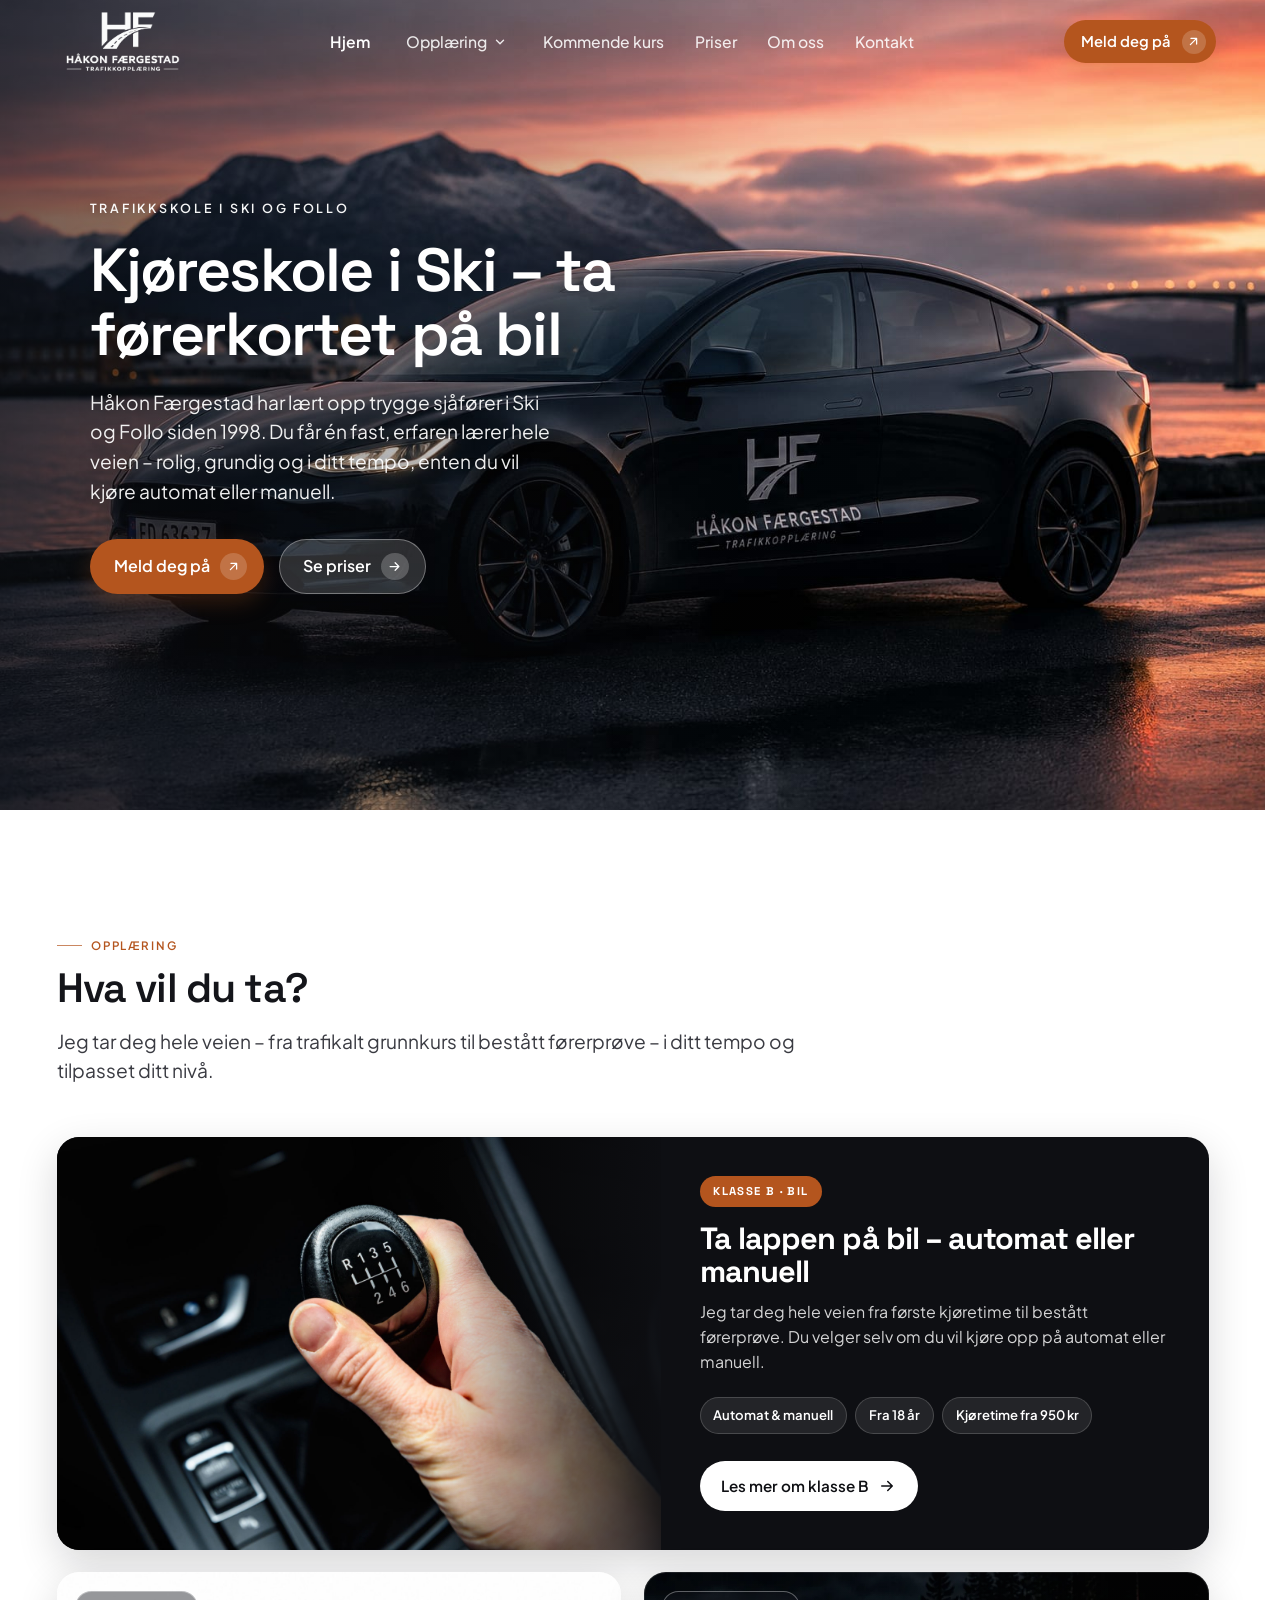
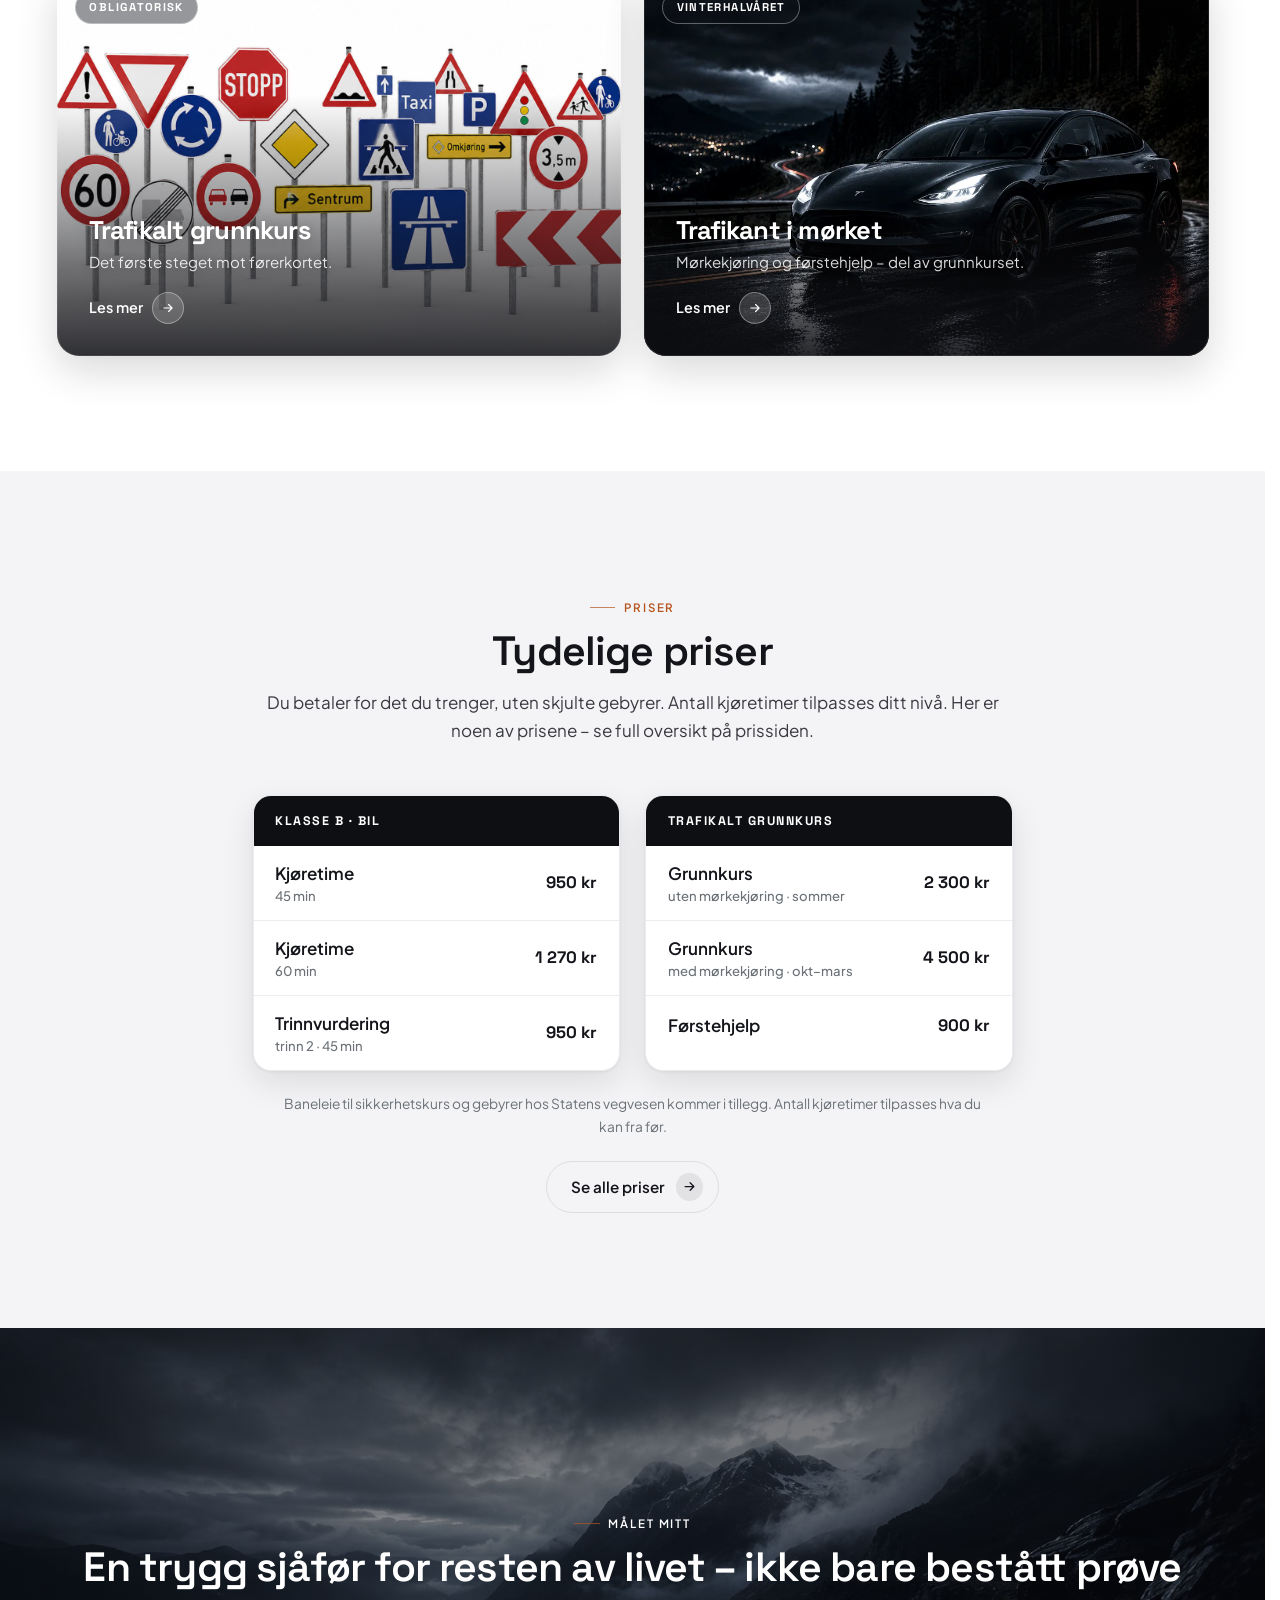
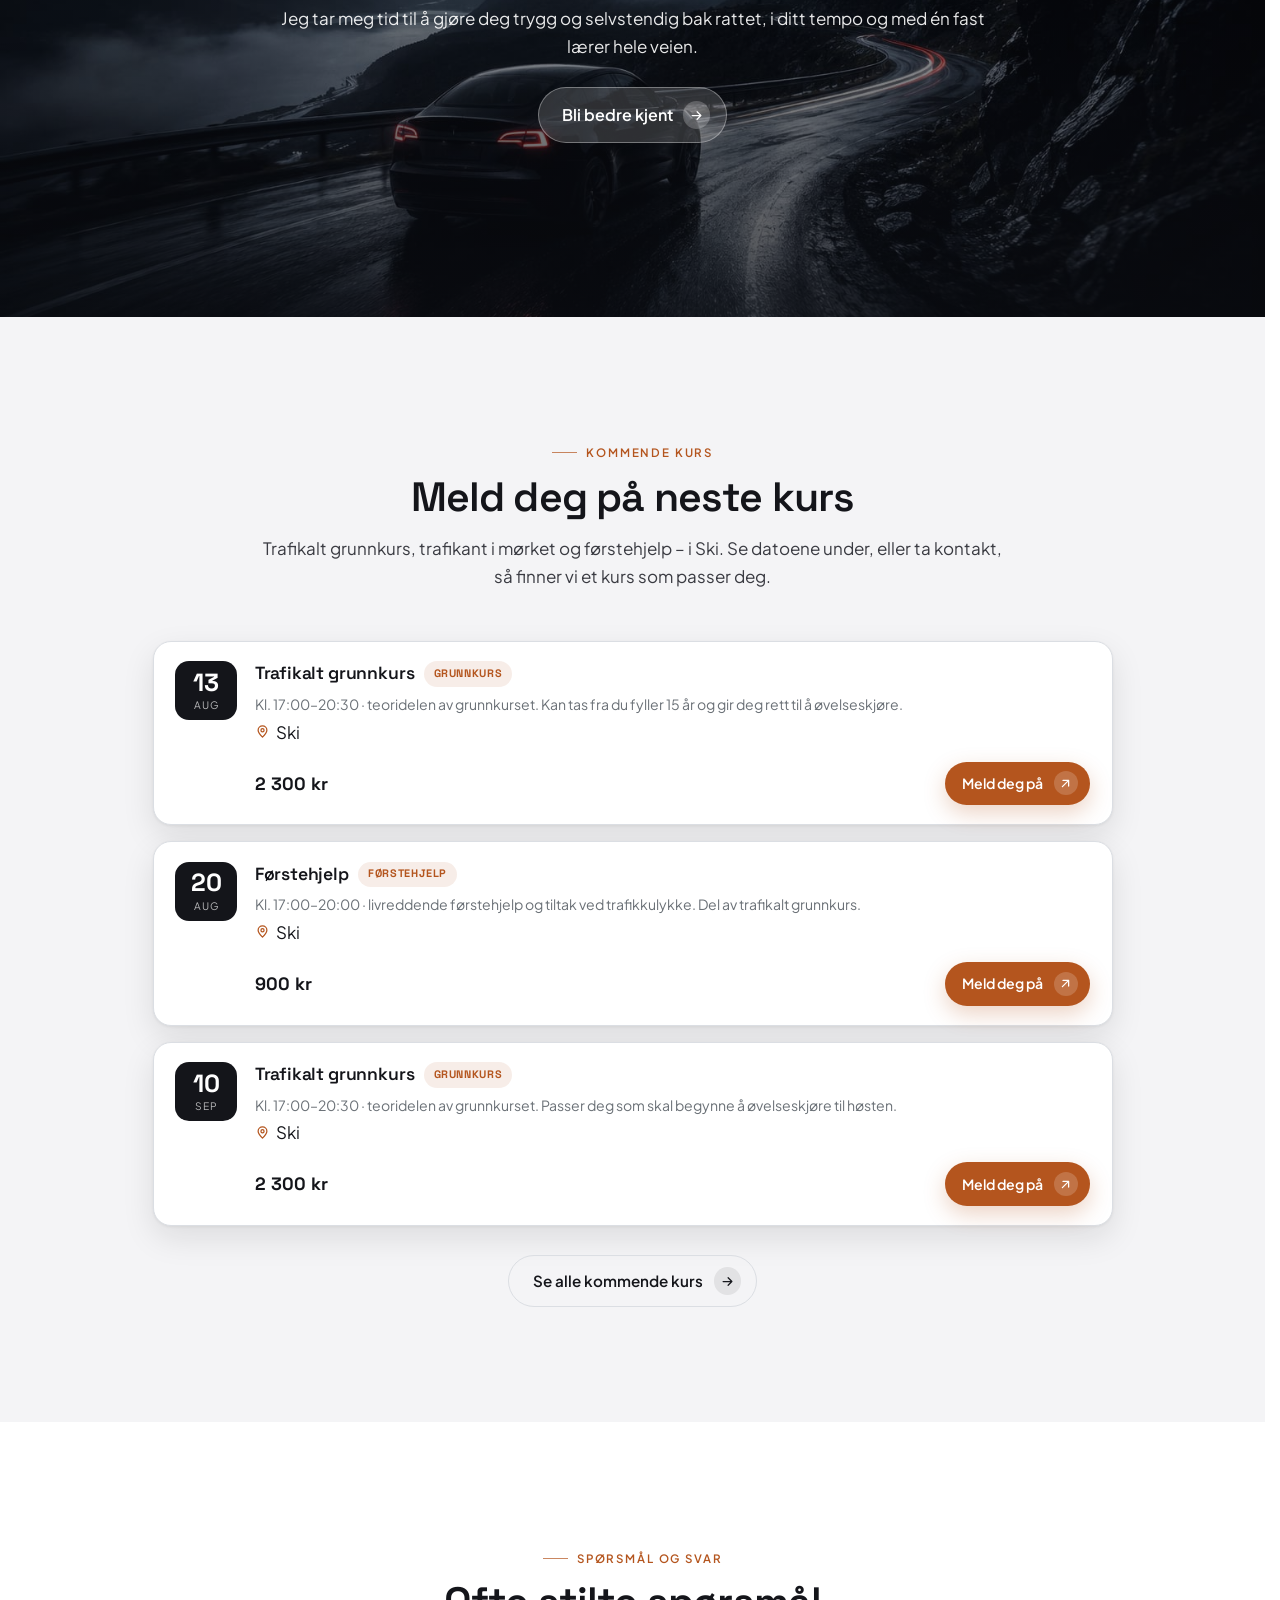
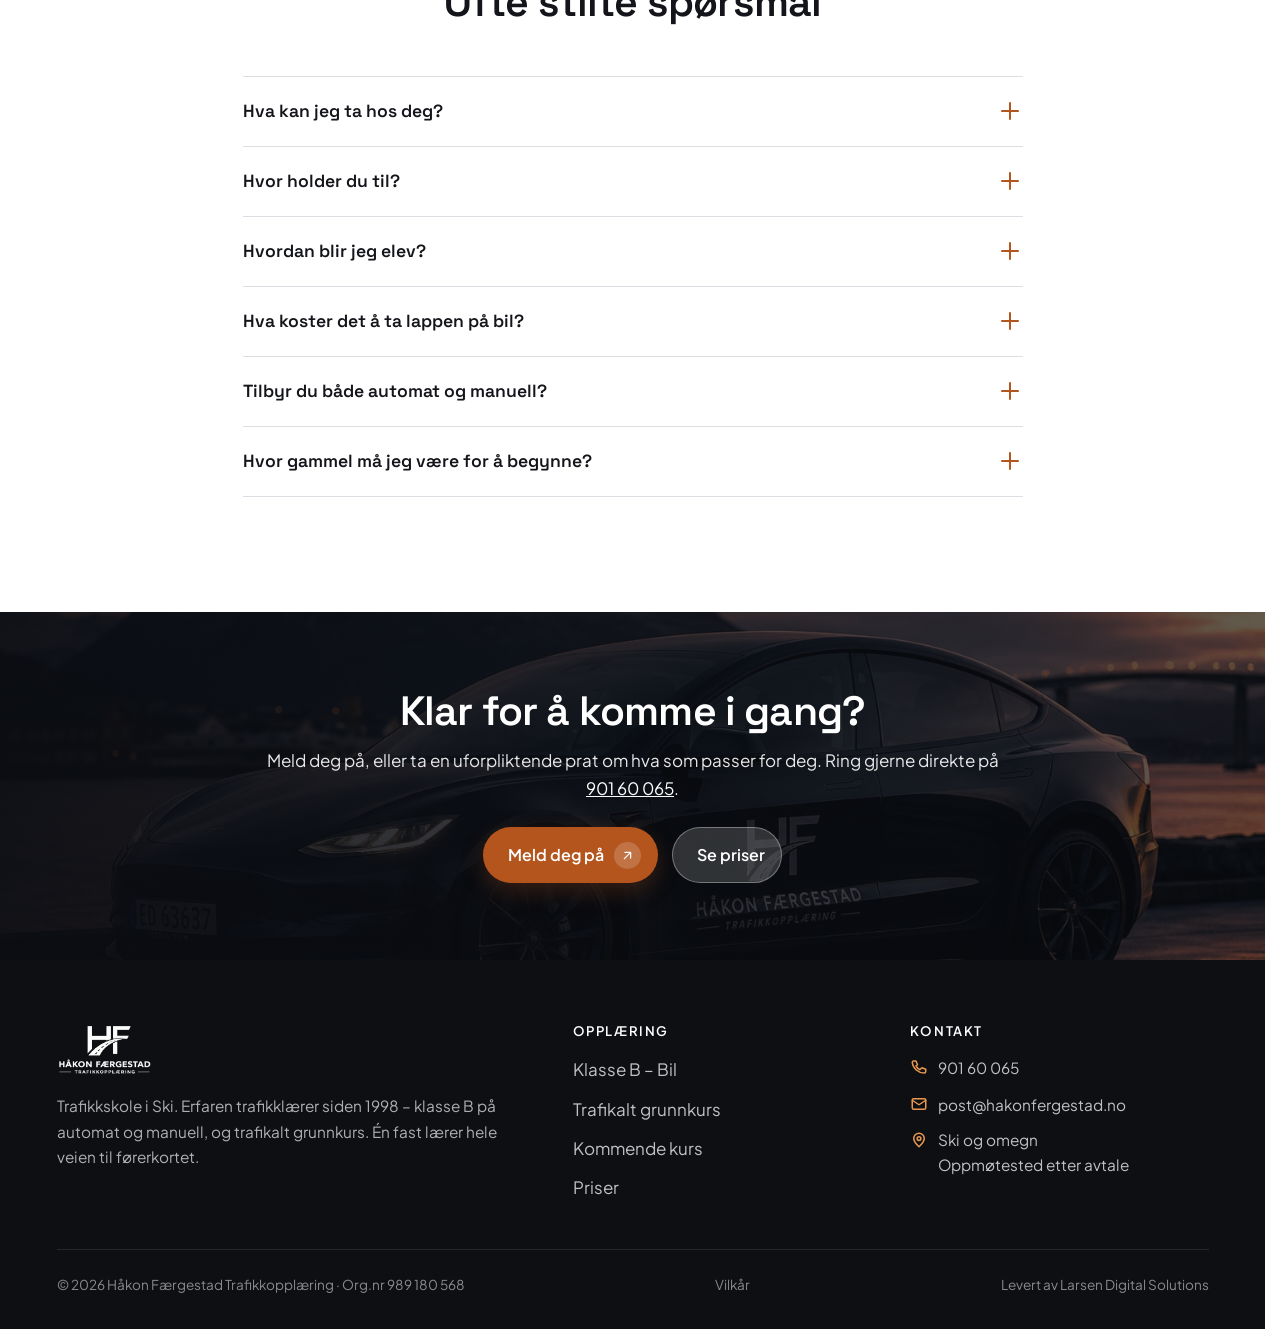
<file: index.html>
<!DOCTYPE html>
<html lang="nb">
<head>
  <meta charset="UTF-8">
  <meta name="viewport" content="width=device-width, initial-scale=1">
  <script>document.documentElement.classList.add('js')</script>
  <title>Trafikkskole i Ski | Håkon Færgestad Trafikkopplæring</title>
  <meta name="description" content="Ta førerkortet i Ski med Håkon Færgestad – erfaren trafikklærer siden 1998. Klasse B på automat og manuell, og trafikalt grunnkurs. Én fast lærer hele veien.">
  <link rel="canonical" href="https://hakonfergestad.no/">
  <meta name="theme-color" content="#0E0F13">
  <link rel="icon" type="image/png" href="img/favicon.png">
  <link rel="apple-touch-icon" href="img/favicon.png">
  <meta property="og:type" content="website">
  <meta property="og:site_name" content="Håkon Færgestad Trafikkopplæring">
  <meta property="og:locale" content="nb_NO">
  <meta property="og:title" content="Trafikkskole i Ski | Håkon Færgestad Trafikkopplæring">
  <meta property="og:description" content="Erfaren trafikklærer i Ski. Klasse B på automat og manuell, og trafikalt grunnkurs. Én fast lærer hele veien til førerkortet.">
  <meta property="og:url" content="https://hakonfergestad.no/">
  <meta property="og:image" content="https://hakonfergestad.no/img/og.jpg">
  <meta name="twitter:card" content="summary_large_image">
  <meta name="twitter:title" content="Trafikkskole i Ski | Håkon Færgestad Trafikkopplæring">
  <meta name="twitter:description" content="Erfaren trafikklærer i Ski. Klasse B og trafikalt grunnkurs – én fast lærer hele veien.">
  <meta name="twitter:image" content="https://hakonfergestad.no/img/og.jpg">
  <meta name="geo.region" content="NO-02">
  <meta name="geo.placename" content="Ski">
  <link rel="stylesheet" href="css/styles.css?v=41">
  <style>
    .ptease { display: grid; gap: clamp(1.1rem, 2vw, 1.6rem); }
    @media (min-width: 760px) { .ptease { grid-template-columns: 1fr 1fr; } }
    .loc-card { display: flex; flex-direction: column; padding: clamp(1.6rem, 3vw, 2.1rem); }
    .loc-card__tag { display: inline-flex; align-self: flex-start; font-family: var(--font-display); font-weight: 700; font-size: .72rem; letter-spacing: .1em; text-transform: uppercase; color: var(--accent); background: rgba(180,85,30,.1); padding: .36rem .85rem; border-radius: 999px; margin-bottom: 1rem; }
    .loc-card h3 { font-size: 1.45rem; margin-bottom: .9rem; }
    .loc-list { list-style: none; padding: 0; margin: 0 0 1.4rem; display: grid; gap: .8rem; }
    .loc-list li { display: flex; gap: .7rem; align-items: flex-start; font-size: .96rem; color: var(--ink-2); }
    .loc-list svg { flex: none; width: 19px; height: 19px; color: var(--accent); margin-top: 2px; }
    .loc-card .btn-row { margin-top: auto; }
    .prow { display: flex; align-items: center; justify-content: space-between; gap: 1rem; padding: 1rem 1.35rem; }
    .prow + .prow { border-top: 1px solid var(--hairline-soft); }
    .prow__nm { font-weight: 600; color: var(--ink); display: flex; flex-direction: column; gap: .18rem; line-height: 1.3; }
    .prow__nm small { font-weight: 500; font-size: .82rem; color: var(--muted); }
    .prow__pr { font-family: var(--font-display); font-weight: 700; font-size: 1.04rem; white-space: nowrap; color: var(--ink); }
    .pcat { background: var(--surface); border: 1px solid var(--hairline-soft); border-radius: var(--r-card); box-shadow: var(--shadow-sm); overflow: hidden; }
    .pcat__h { font-family: var(--font-display); font-weight: 700; font-size: .78rem; letter-spacing: .12em; text-transform: uppercase; color: #fff; background: var(--bg-deep); padding: .9rem 1.35rem; }
    /* Opplæring – featured + rutenett */
    .klasser { display: grid; gap: clamp(1rem, 1.8vw, 1.4rem); }
    @media (min-width: 900px) { .klasser { grid-template-columns: 1fr 1fr; } .klasse--feature { grid-column: 1 / -1; } }
    .klasse { position: relative; border-radius: 22px; overflow: hidden; isolation: isolate; text-decoration: none; box-shadow: 0 14px 40px rgba(14,15,19,.16); transition: transform .5s var(--ease), box-shadow .5s var(--ease); }
    .klasse:hover { transform: translateY(-6px); box-shadow: 0 30px 66px rgba(14,15,19,.30); }
    .klasse--feature { display: grid; background: var(--bg-deep); color: #fff; }
    @media (min-width: 760px) { .klasse--feature { grid-template-columns: 1.05fr .95fr; min-height: 360px; } .klasse__media::after { content: ''; position: absolute; inset: 0; background: linear-gradient(90deg, rgba(14,15,19,0) 62%, rgba(14,15,19,.92) 100%); } }
    .klasse__media { position: relative; min-height: 230px; overflow: hidden; }
    .klasse__media img { width: 100%; height: 100%; object-fit: cover; transition: transform 1.2s var(--ease); }
    .klasse--feature:hover .klasse__media img { transform: scale(1.06); }
    .klasse__panel { padding: clamp(1.7rem, 3vw, 2.7rem); display: flex; flex-direction: column; justify-content: center; }
    .klasse__tag { align-self: flex-start; font-family: var(--font-display); font-weight: 700; font-size: .71rem; letter-spacing: .12em; text-transform: uppercase; color: #fff; background: var(--accent); padding: .4rem .85rem; border-radius: 999px; margin-bottom: 1rem; }
    .klasse__panel h3 { font-family: var(--font-display); font-weight: 700; font-size: clamp(1.55rem, 2.4vw, 2.15rem); line-height: 1.06; letter-spacing: -.03em; color: #fff; margin: 0 0 .75rem; }
    .klasse__panel p { color: rgba(255,255,255,.82); font-size: 1rem; line-height: 1.55; margin: 0 0 1.4rem; max-width: 42ch; }
    .klasse__chips { list-style: none; padding: 0; margin: 0 0 1.7rem; display: flex; flex-wrap: wrap; gap: .5rem; }
    .klasse__chips li { font-size: .82rem; font-weight: 600; color: #fff; background: rgba(255,255,255,.09); border: 1px solid rgba(255,255,255,.17); padding: .4rem .8rem; border-radius: 999px; }
    .klasse__btn { align-self: flex-start; display: inline-flex; align-items: center; gap: .55rem; font-weight: 600; font-size: .95rem; color: var(--bg-deep); background: #fff; padding: .8rem 1.35rem; border-radius: 999px; transition: background-color .3s var(--ease), color .3s var(--ease), transform .3s var(--ease); }
    .klasse--feature:hover .klasse__btn { background: var(--accent); color: #fff; transform: translateX(3px); }
    .klasse__btn svg { width: 18px; height: 18px; }
    .klasse--img { display: flex; align-items: flex-end; min-height: 340px; color: #fff; }
    @media (min-width: 900px) { .klasse--img { min-height: 384px; } }
    .klasse--img .klasse__tag { position: absolute; top: 1.15rem; left: 1.15rem; z-index: 4; margin: 0; }
    .klasse__bg { position: absolute; inset: 0; z-index: -2; background: var(--bg-deep); }
    .klasse__bg img { width: 100%; height: 100%; object-fit: cover; transition: transform 1.2s var(--ease); }
    .klasse--img:hover .klasse__bg img { transform: scale(1.07); }
    .klasse--img::after { content: ''; position: absolute; inset: 0; z-index: -1; background: linear-gradient(180deg, rgba(14,15,19,0) 32%, rgba(14,15,19,.86) 100%); }
    .klasse--night::after { background: linear-gradient(180deg, rgba(14,15,19,.15) 0%, rgba(14,15,19,0) 34%, rgba(14,15,19,0) 58%, rgba(14,15,19,.5) 78%, rgba(14,15,19,.9) 100%); }
    .klasse--img::before { content: ''; position: absolute; inset: 0; z-index: 3; border-radius: inherit; box-shadow: inset 0 0 0 1px rgba(255,255,255,.1); transition: box-shadow .4s var(--ease); pointer-events: none; }
    .klasse--img:hover::before { box-shadow: inset 0 0 0 1.5px var(--accent); }
    .klasse__cap { padding: clamp(1.5rem, 2.6vw, 2rem); width: 100%; }
    .klasse__tag--glass { background: rgba(20,22,28,.44); border: 1px solid rgba(255,255,255,.34); }
    .klasse__cap h3 { font-family: var(--font-display); font-weight: 700; font-size: clamp(1.4rem, 2vw, 1.7rem); letter-spacing: -.03em; color: #fff; margin: 0 0 .35rem; text-shadow: 0 2px 18px rgba(0,0,0,.4); }
    .klasse__cap p { font-size: .94rem; color: rgba(255,255,255,.85); margin: 0; text-shadow: 0 1px 10px rgba(0,0,0,.35); }
    .klasse__more { display: inline-flex; align-items: center; gap: .6rem; margin-top: 1.1rem; font-weight: 600; font-size: .9rem; color: #fff; }
    .klasse__more svg { width: 32px; height: 32px; padding: 8px; border-radius: 50%; background: rgba(255,255,255,.16); border: 1px solid rgba(255,255,255,.34); transition: transform .4s var(--ease-spring), background-color .3s var(--ease), border-color .3s var(--ease); }
    .klasse--img:hover .klasse__more svg { background: var(--accent); border-color: var(--accent); transform: translateX(4px); }
  </style>
  <script type="application/ld+json">{"@context":"https://schema.org","@type":"DrivingSchool","@id":"https://hakonfergestad.no/#trafikkskole","name":"Håkon Færgestad Trafikkopplæring","description":"Trafikkskole i Ski. Føreropplæring i klasse B (automat og manuell) og trafikalt grunnkurs, med en erfaren trafikklærer.","url":"https://hakonfergestad.no/","image":"https://hakonfergestad.no/img/og.jpg","email":"post@hakonfergestad.no","telephone":"+4790160065","priceRange":"$$","foundingDate":"2006","address":{"@type":"PostalAddress","postalCode":"1400","addressLocality":"Ski","addressRegion":"Akershus","addressCountry":"NO"},"areaServed":[{"@type":"City","name":"Ski"},{"@type":"Place","name":"Nordre Follo"},{"@type":"Place","name":"Ås"},{"@type":"Place","name":"Oppegård"},{"@type":"Place","name":"Kråkstad"},{"@type":"Place","name":"Langhus"},{"@type":"Place","name":"Follo"}],"makesOffer":[{"@type":"Offer","itemOffered":{"@type":"Service","name":"Klasse B – bil (automat og manuell)"}},{"@type":"Offer","itemOffered":{"@type":"Service","name":"Trafikalt grunnkurs"}}]}</script>
</head>
<body>
  <a href="#hovedinnhold" class="skip-link">Hopp til innhold</a>

  <!-- ===================== NAV ===================== -->
  <header class="nav">
    <div class="container nav__inner">
      <a class="brand" href="index.html" aria-label="Håkon Færgestad Trafikkopplæring, forside"><img decoding="async" class="brand__logo" src="img/logo-hvit.png" alt="Håkon Færgestad Trafikkopplæring"></a>

      <nav class="nav__links" aria-label="Hovedmeny">
        <a href="index.html" aria-current="page">Hjem</a>
        <div class="has-dd">
          <button class="dd__btn" aria-haspopup="true" aria-expanded="false">Opplæring
            <svg viewBox="0 0 24 24" fill="none" stroke="currentColor" stroke-width="2.4" stroke-linecap="round" stroke-linejoin="round" aria-hidden="true"><path d="m6 9 6 6 6-6"/></svg>
          </button>
          <div class="dd__panel" role="menu">
            <a href="klasse-b.html" role="menuitem"><span class="dd__ic"><svg viewBox="0 0 24 24" fill="none" stroke="currentColor" stroke-width="2" stroke-linecap="round" stroke-linejoin="round"><path d="M5 13l1.5-4.5A2 2 0 0 1 8.4 7h7.2a2 2 0 0 1 1.9 1.5L19 13M5 13h14v4H5z"/><circle cx="8" cy="17" r="1.4"/><circle cx="16" cy="17" r="1.4"/></svg></span><span><b>Klasse B – Bil</b><span>Automat eller manuell</span></span></a>
            <a href="trafikalt-grunnkurs.html" role="menuitem"><span class="dd__ic"><svg viewBox="0 0 24 24" fill="none" stroke="currentColor" stroke-width="2" stroke-linecap="round" stroke-linejoin="round"><path d="M9 11l3 3L22 4"/><path d="M21 12v7a2 2 0 0 1-2 2H5a2 2 0 0 1-2-2V5a2 2 0 0 1 2-2h11"/></svg></span><span><b>Trafikalt grunnkurs</b><span>Obligatorisk førstesteg</span></span></a>
          </div>
        </div>
        <a href="kommende-kurs.html">Kommende kurs</a>
        <a href="priser.html">Priser</a>
        <a href="om-oss.html">Om oss</a>
        <a href="kontakt.html">Kontakt</a>
      </nav>

      <div class="nav__cta">
        <a class="btn btn--primary" href="kontakt.html">Meld deg på
          <span class="btn__icon" aria-hidden="true"><svg viewBox="0 0 24 24" fill="none" stroke="currentColor" stroke-width="2" stroke-linecap="round" stroke-linejoin="round"><path d="M7 17 17 7M8 7h9v9"/></svg></span>
        </a>
      </div>

      <button class="nav__burger" aria-label="Åpne meny" aria-expanded="false" aria-controls="mobilmeny">
        <span></span><span></span><span></span>
      </button>
    </div>
  </header>

  <!-- mobilmeny -->
  <div class="mobile-menu" id="mobilmeny">
    <a class="m-link" href="index.html">Hjem</a>
    <span class="m-link" style="cursor:default;opacity:.7">Opplæring</span>
    <div class="m-sub">
      <a href="klasse-b.html">Klasse B – Bil</a>
      <a href="trafikalt-grunnkurs.html">Trafikalt grunnkurs</a>
    </div>
    <a class="m-link" href="kommende-kurs.html">Kommende kurs</a>
    <a class="m-link" href="priser.html">Priser</a>
    <a class="m-link" href="om-oss.html">Om oss</a>
    <a class="m-link" href="kontakt.html">Kontakt</a>
    <div class="mobile-menu__foot">
      <a class="btn btn--primary btn--block" href="kontakt.html">Meld deg på
        <span class="btn__icon" aria-hidden="true"><svg viewBox="0 0 24 24" fill="none" stroke="currentColor" stroke-width="2" stroke-linecap="round" stroke-linejoin="round"><path d="M7 17 17 7M8 7h9v9"/></svg></span>
      </a>
    </div>
  </div>

  <main id="hovedinnhold">

    <!-- ===================== HERO ===================== -->
    <section class="hero">
      <div class="hero__bg" aria-hidden="true">
        <img decoding="async" src="img/hf-hero.jpg" alt="" width="1600" height="1067" fetchpriority="high">
      </div>
      <div class="hero__scrim" aria-hidden="true"></div>
      <span data-nav-sentinel style="position:absolute;top:90px;height:1px;width:1px"></span>
      <div class="container hero__inner">
        <div class="hero__main">
          <span class="eyebrow">Trafikkskole i Ski og Follo</span>
          <h1>Kjøreskole i Ski – ta førerkortet på bil</h1>
          <p class="lead">Håkon Færgestad har lært opp trygge sjåfører i Ski og Follo siden 1998. Du får én fast, erfaren lærer hele veien – rolig, grundig og i ditt tempo, enten du vil kjøre automat eller manuell.</p>
          <div class="btn-row">
            <a class="btn btn--primary btn--lg" href="kontakt.html">Meld deg på
              <span class="btn__icon" aria-hidden="true"><svg viewBox="0 0 24 24" fill="none" stroke="currentColor" stroke-width="2" stroke-linecap="round" stroke-linejoin="round"><path d="M7 17 17 7M8 7h9v9"/></svg></span>
            </a>
            <a class="btn btn--glass btn--lg" href="priser.html">Se priser
              <span class="btn__icon" aria-hidden="true"><svg viewBox="0 0 24 24" fill="none" stroke="currentColor" stroke-width="2" stroke-linecap="round" stroke-linejoin="round"><path d="M5 12h14M13 6l6 6-6 6"/></svg></span>
            </a>
          </div>
        </div>
      </div>
    </section>

    <!-- ===================== KLASSER ===================== -->
    <section class="section">
      <div class="container">
        <div class="section-head reveal">
          <span class="eyebrow">Opplæring</span>
          <h2 style="margin-top:.7rem">Hva vil du ta?</h2>
          <p class="lead">Jeg tar deg hele veien – fra trafikalt grunnkurs til bestått førerprøve – i ditt tempo og tilpasset ditt nivå.</p>
        </div>
        <div class="klasser">
          <a class="klasse klasse--feature reveal" href="klasse-b.html">
            <div class="klasse__media"><img decoding="async" src="img/manuell.jpg" alt="Klasse B – kjøreopplæring hos Håkon Færgestad Trafikkopplæring i Ski" loading="lazy" width="900" height="700"></div>
            <div class="klasse__panel">
              <span class="klasse__tag">Klasse B · Bil</span>
              <h3>Ta lappen på bil – automat eller manuell</h3>
              <p>Jeg tar deg hele veien fra første kjøretime til bestått førerprøve. Du velger selv om du vil kjøre opp på automat eller manuell.</p>
              <ul class="klasse__chips">
                <li>Automat &amp; manuell</li>
                <li>Fra 18 år</li>
                <li>Kjøretime fra 950 kr</li>
              </ul>
              <span class="klasse__btn">Les mer om klasse B <svg viewBox="0 0 24 24" fill="none" stroke="currentColor" stroke-width="2" stroke-linecap="round" stroke-linejoin="round" aria-hidden="true"><path d="M5 12h14M13 6l6 6-6 6"/></svg></span>
            </div>
          </a>
          <a class="klasse klasse--img reveal" data-delay="1" href="trafikalt-grunnkurs.html">
            <div class="klasse__bg"><img decoding="async" src="img/trafikalt.jpg" alt="Trafikalt grunnkurs hos Håkon Færgestad Trafikkopplæring i Ski" loading="lazy" width="720" height="560"></div>
            <div class="klasse__cap">
              <span class="klasse__tag klasse__tag--glass">Obligatorisk</span>
              <h3>Trafikalt grunnkurs</h3>
              <p>Det første steget mot førerkortet.</p>
              <span class="klasse__more">Les mer <svg viewBox="0 0 24 24" fill="none" stroke="currentColor" stroke-width="2" stroke-linecap="round" stroke-linejoin="round" aria-hidden="true"><path d="M5 12h14M13 6l6 6-6 6"/></svg></span>
            </div>
          </a>
          <a class="klasse klasse--img klasse--night reveal" data-delay="2" href="trafikalt-grunnkurs.html#morket">
            <div class="klasse__bg"><img decoding="async" src="img/morkekjoring.webp" alt="Trafikant i mørket – mørkekjøring hos Håkon Færgestad Trafikkopplæring" loading="lazy" width="1000" height="667"></div>
            <div class="klasse__cap">
              <span class="klasse__tag klasse__tag--glass">Vinterhalvåret</span>
              <h3>Trafikant i mørket</h3>
              <p>Mørkekjøring og førstehjelp – del av grunnkurset.</p>
              <span class="klasse__more">Les mer <svg viewBox="0 0 24 24" fill="none" stroke="currentColor" stroke-width="2" stroke-linecap="round" stroke-linejoin="round" aria-hidden="true"><path d="M5 12h14M13 6l6 6-6 6"/></svg></span>
            </div>
          </a>
        </div>
      </div>
    </section>

    <!-- ===================== PRISER (teaser) ===================== -->
    <section class="section section--soft">
      <div class="container">
        <div class="section-head section-head--center reveal">
          <span class="eyebrow eyebrow--center">Priser</span>
          <h2>Tydelige priser</h2>
          <p class="measure" style="margin:.9rem auto 0">Du betaler for det du trenger, uten skjulte gebyrer. Antall kjøretimer tilpasses ditt nivå. Her er noen av prisene – se full oversikt på prissiden.</p>
        </div>
        <div class="ptease reveal" style="max-width:760px;margin-inline:auto">
          <div class="pcat">
            <div class="pcat__h">Klasse B · bil</div>
            <div class="prow"><span class="prow__nm">Kjøretime<small>45 min</small></span><span class="prow__pr">950 kr</span></div>
            <div class="prow"><span class="prow__nm">Kjøretime<small>60 min</small></span><span class="prow__pr">1 270 kr</span></div>
            <div class="prow"><span class="prow__nm">Trinnvurdering<small>trinn 2 · 45 min</small></span><span class="prow__pr">950 kr</span></div>
          </div>
          <div class="pcat">
            <div class="pcat__h">Trafikalt grunnkurs</div>
            <div class="prow"><span class="prow__nm">Grunnkurs<small>uten mørkekjøring · sommer</small></span><span class="prow__pr">2 300 kr</span></div>
            <div class="prow"><span class="prow__nm">Grunnkurs<small>med mørkekjøring · okt–mars</small></span><span class="prow__pr">4 500 kr</span></div>
            <div class="prow"><span class="prow__nm">Førstehjelp</span><span class="prow__pr">900 kr</span></div>
          </div>
        </div>
        <p class="price-note center" style="margin-top:1.4rem;max-width:70ch;margin-inline:auto">Baneleie til sikkerhetskurs og gebyrer hos Statens vegvesen kommer i tillegg. Antall kjøretimer tilpasses hva du kan fra før.</p>
        <div class="center reveal" style="margin-top:1.4rem">
          <a class="btn btn--ghost" href="priser.html">Se alle priser<span class="btn__icon" aria-hidden="true"><svg viewBox="0 0 24 24" fill="none" stroke="currentColor" stroke-width="2" stroke-linecap="round" stroke-linejoin="round"><path d="M5 12h14M13 6l6 6-6 6"/></svg></span></a>
        </div>
      </div>
    </section>

    <!-- ===================== STATEMENT-BÅND ===================== -->
    <section class="cta-band section--tight" style="min-height:clamp(460px,46vw,640px);display:flex;align-items:center">
      <div class="cta-band__bg" aria-hidden="true"><img decoding="async" loading="lazy" src="img/hf-bg.jpg" alt="" style="object-position:center 60%"></div>
      <div class="cta-band__scrim" aria-hidden="true" style="background:linear-gradient(180deg, rgba(11,13,18,.62) 0%, rgba(11,13,18,.46) 48%, rgba(11,13,18,.74) 100%)"></div>
      <div class="container center">
        <span class="eyebrow eyebrow--center" style="color:#fff">Målet mitt</span>
        <h2 style="margin-top:.8rem">En trygg sjåfør for resten av livet – ikke bare bestått prøve</h2>
        <p class="measure" style="margin:.9rem auto 1.7rem">Jeg tar meg tid til å gjøre deg trygg og selvstendig bak rattet, i ditt tempo og med én fast lærer hele veien.</p>
        <div class="btn-row" style="justify-content:center">
          <a class="btn btn--glass btn--lg" href="om-oss.html">Bli bedre kjent<span class="btn__icon" aria-hidden="true"><svg viewBox="0 0 24 24" fill="none" stroke="currentColor" stroke-width="2" stroke-linecap="round" stroke-linejoin="round"><path d="M5 12h14M13 6l6 6-6 6"/></svg></span></a>
        </div>
      </div>
    </section>

    <!-- ===================== KOMMENDE KURS ===================== -->
    <section class="section section--soft">
      <div class="container">
        <div class="section-head section-head--center reveal">
          <span class="eyebrow eyebrow--center">Kommende kurs</span>
          <h2>Meld deg på neste kurs</h2>
          <p class="measure" style="margin:.9rem auto 0">Trafikalt grunnkurs, trafikant i mørket og førstehjelp – i Ski. Se datoene under, eller ta kontakt, så finner vi et kurs som passer deg.</p>
        </div>
        <div class="ko-grid reveal">
          <article class="ko-card">
            <div class="ko-date"><b>13</b><span>Aug</span></div>
            <div class="ko-body">
              <div class="ko-top"><h3>Trafikalt grunnkurs</h3><span class="ko-tag">Grunnkurs</span></div>
              <p class="ko-meta">Kl. 17:00–20:30 · teoridelen av grunnkurset. Kan tas fra du fyller 15 år og gir deg rett til å øvelseskjøre.</p>
              <div class="ko-loc"><svg viewBox="0 0 24 24" fill="none" stroke="currentColor" stroke-width="2" stroke-linecap="round" stroke-linejoin="round" aria-hidden="true"><path d="M12 21s-7-6.5-7-11a7 7 0 0 1 14 0c0 4.5-7 11-7 11Z"/><circle cx="12" cy="10" r="2.5"/></svg><span>Ski</span></div>
              <div class="ko-foot"><span class="ko-price">2 300 kr</span><a class="btn btn--primary btn--sm" href="kontakt.html">Meld deg på<span class="btn__icon" aria-hidden="true"><svg viewBox="0 0 24 24" fill="none" stroke="currentColor" stroke-width="2" stroke-linecap="round" stroke-linejoin="round"><path d="M7 17 17 7M8 7h9v9"/></svg></span></a></div>
            </div>
          </article>
          <article class="ko-card">
            <div class="ko-date"><b>20</b><span>Aug</span></div>
            <div class="ko-body">
              <div class="ko-top"><h3>Førstehjelp</h3><span class="ko-tag">Førstehjelp</span></div>
              <p class="ko-meta">Kl. 17:00–20:00 · livreddende førstehjelp og tiltak ved trafikkulykke. Del av trafikalt grunnkurs.</p>
              <div class="ko-loc"><svg viewBox="0 0 24 24" fill="none" stroke="currentColor" stroke-width="2" stroke-linecap="round" stroke-linejoin="round" aria-hidden="true"><path d="M12 21s-7-6.5-7-11a7 7 0 0 1 14 0c0 4.5-7 11-7 11Z"/><circle cx="12" cy="10" r="2.5"/></svg><span>Ski</span></div>
              <div class="ko-foot"><span class="ko-price">900 kr</span><a class="btn btn--primary btn--sm" href="kontakt.html">Meld deg på<span class="btn__icon" aria-hidden="true"><svg viewBox="0 0 24 24" fill="none" stroke="currentColor" stroke-width="2" stroke-linecap="round" stroke-linejoin="round"><path d="M7 17 17 7M8 7h9v9"/></svg></span></a></div>
            </div>
          </article>
          <article class="ko-card">
            <div class="ko-date"><b>10</b><span>Sep</span></div>
            <div class="ko-body">
              <div class="ko-top"><h3>Trafikalt grunnkurs</h3><span class="ko-tag">Grunnkurs</span></div>
              <p class="ko-meta">Kl. 17:00–20:30 · teoridelen av grunnkurset. Passer deg som skal begynne å øvelseskjøre til høsten.</p>
              <div class="ko-loc"><svg viewBox="0 0 24 24" fill="none" stroke="currentColor" stroke-width="2" stroke-linecap="round" stroke-linejoin="round" aria-hidden="true"><path d="M12 21s-7-6.5-7-11a7 7 0 0 1 14 0c0 4.5-7 11-7 11Z"/><circle cx="12" cy="10" r="2.5"/></svg><span>Ski</span></div>
              <div class="ko-foot"><span class="ko-price">2 300 kr</span><a class="btn btn--primary btn--sm" href="kontakt.html">Meld deg på<span class="btn__icon" aria-hidden="true"><svg viewBox="0 0 24 24" fill="none" stroke="currentColor" stroke-width="2" stroke-linecap="round" stroke-linejoin="round"><path d="M7 17 17 7M8 7h9v9"/></svg></span></a></div>
            </div>
          </article>
        </div>
        <div class="center reveal" style="margin-top:1.8rem"><a class="btn btn--ghost" href="kommende-kurs.html">Se alle kommende kurs<span class="btn__icon" aria-hidden="true"><svg viewBox="0 0 24 24" fill="none" stroke="currentColor" stroke-width="2" stroke-linecap="round" stroke-linejoin="round"><path d="M5 12h14M13 6l6 6-6 6"/></svg></span></a></div>
      </div>
    </section>

    <!-- ===================== FAQ ===================== -->
    <section class="section">
      <div class="container">
        <div class="section-head section-head--center reveal">
          <span class="eyebrow eyebrow--center">Spørsmål og svar</span>
          <h2>Ofte stilte spørsmål</h2>
        </div>
        <div class="faq reveal" style="max-width:780px;margin-inline:auto">
          <details><summary>Hva kan jeg ta hos deg? <span class="faq__icon" aria-hidden="true"></span></summary><div class="faq__body"><p>Jeg tilbyr klasse B (bil – automat og manuell) og trafikalt grunnkurs med trafikant i mørket og førstehjelp. Jeg holder til i Ski og kjører i Ski og Follo-området.</p></div></details>
          <details><summary>Hvor holder du til? <span class="faq__icon" aria-hidden="true"></span></summary><div class="faq__body"><p>Jeg er i Ski, og opplæringen foregår i Ski, Nordre Follo og resten av Follo. Vi avtaler oppmøtested som passer deg. Ta kontakt på <a href="tel:+4790160065">901 60 065</a> eller <a href="mailto:post@hakonfergestad.no">post@hakonfergestad.no</a>.</p></div></details>
          <details><summary>Hvordan blir jeg elev? <span class="faq__icon" aria-hidden="true"></span></summary><div class="faq__body"><p>Ta kontakt via «Meld deg på», ring eller send e-post, så registrerer jeg deg som elev og vi avtaler oppstart og kjøretimer direkte. Du trenger ikke logge inn noe sted.</p></div></details>
          <details><summary>Hva koster det å ta lappen på bil? <span class="faq__icon" aria-hidden="true"></span></summary><div class="faq__body"><p>Du betaler for det du trenger. En kjøretime på 45 minutter koster 950 kr, og antall timer tilpasses hva du kan fra før. Se full oversikt på <a href="priser.html">prissiden</a>. Baneleie og gebyrer hos Statens vegvesen kommer i tillegg.</p></div></details>
          <details><summary>Tilbyr du både automat og manuell? <span class="faq__icon" aria-hidden="true"></span></summary><div class="faq__body"><p>Ja. Tar du førerprøven på automat, gjelder førerkortet kun automatbiler. Med manuell lærer du clutch og gir og kan kjøre alle biler. Vi finner ut sammen hva som passer best for deg.</p></div></details>
          <details><summary>Hvor gammel må jeg være for å begynne? <span class="faq__icon" aria-hidden="true"></span></summary><div class="faq__body"><p>Du kan ta trafikalt grunnkurs fra du fyller 15 år og øvelseskjøre bil fra 16 år. Førerkort i klasse B får du tidligst ved fylte 18 år.</p></div></details>
        </div>
      </div>
    </section>
    <script type="application/ld+json">{"@context":"https://schema.org","@type":"FAQPage","mainEntity":[{"@type":"Question","name":"Hva kan jeg ta hos deg?","acceptedAnswer":{"@type":"Answer","text":"Klasse B (bil – automat og manuell) og trafikalt grunnkurs med trafikant i mørket og førstehjelp. Håkon Færgestad holder til i Ski og kjører i Ski og Follo-området."}},{"@type":"Question","name":"Hvor holder du til?","acceptedAnswer":{"@type":"Answer","text":"I Ski. Opplæringen foregår i Ski, Nordre Follo og resten av Follo, med oppmøtested etter avtale. Ta kontakt på 901 60 065 eller post@hakonfergestad.no."}},{"@type":"Question","name":"Hva koster det å ta lappen på bil?","acceptedAnswer":{"@type":"Answer","text":"En kjøretime på 45 minutter koster 950 kr, og antall timer tilpasses hva du kan fra før. Baneleie og gebyrer hos Statens vegvesen kommer i tillegg."}},{"@type":"Question","name":"Tilbyr du både automat og manuell?","acceptedAnswer":{"@type":"Answer","text":"Ja. Tar du førerprøven på automat, gjelder førerkortet kun automatbiler. Med manuell kan du kjøre alle biler."}},{"@type":"Question","name":"Hvor gammel må jeg være for å begynne?","acceptedAnswer":{"@type":"Answer","text":"Trafikalt grunnkurs fra 15 år, øvelseskjøring bil fra 16 år, førerkort klasse B fra 18 år."}}]}</script>

    <!-- ===================== CTA ===================== -->
    <section class="cta-band section--tight">
      <div class="cta-band__bg" aria-hidden="true"><img decoding="async" src="img/hf-hero.jpg" alt=""></div>
      <div class="cta-band__scrim" aria-hidden="true"></div>
      <div class="container center">
        <h2>Klar for å komme i gang?</h2>
        <p class="measure" style="margin:.8rem auto 1.6rem">Meld deg på, eller ta en uforpliktende prat om hva som passer for deg. Ring gjerne direkte på <a href="tel:+4790160065" style="color:#fff;text-decoration:underline">901 60 065</a>.</p>
        <div class="btn-row" style="justify-content:center">
          <a class="btn btn--primary btn--lg" href="kontakt.html">Meld deg på<span class="btn__icon" aria-hidden="true"><svg viewBox="0 0 24 24" fill="none" stroke="currentColor" stroke-width="2" stroke-linecap="round" stroke-linejoin="round"><path d="M7 17 17 7M8 7h9v9"/></svg></span></a>
          <a class="btn btn--glass btn--lg" href="priser.html">Se priser</a>
        </div>
      </div>
    </section>

  </main>

  <!-- ===================== FOOTER ===================== -->
  <footer class="footer">
    <div class="container">
      <div class="footer__grid">
        <div>
          <a class="brand" href="index.html" aria-label="Håkon Færgestad Trafikkopplæring, forside">
            <img decoding="async" class="brand__logo" src="img/logo-hvit.png" style="height:52px;width:auto;background:none;padding:0;border:0;border-radius:0;box-shadow:none" alt="Håkon Færgestad Trafikkopplæring">
          </a>
          <p class="footer__about">Trafikkskole i Ski. Erfaren trafikklærer siden 1998 – klasse B på automat og manuell, og trafikalt grunnkurs. Én fast lærer hele veien til førerkortet.</p>
        </div>
        <div>
          <h4>Opplæring</h4>
          <ul>
            <li><a href="klasse-b.html">Klasse B – Bil</a></li>
            <li><a href="trafikalt-grunnkurs.html">Trafikalt grunnkurs</a></li>
            <li><a href="kommende-kurs.html">Kommende kurs</a></li>
            <li><a href="priser.html">Priser</a></li>
          </ul>
        </div>
        <div>
          <h4>Kontakt</h4>
          <ul class="footer__contact">
            <li><svg viewBox="0 0 24 24" fill="none" stroke="currentColor" stroke-width="2" stroke-linecap="round" stroke-linejoin="round" aria-hidden="true"><path d="M5 4h3l2 5-2 1.5a11 11 0 0 0 5 5L16 13l5 2v3a2 2 0 0 1-2 2A16 16 0 0 1 3 6a2 2 0 0 1 2-2Z"/></svg><a href="tel:+4790160065">901 60 065</a></li><li><svg viewBox="0 0 24 24" fill="none" stroke="currentColor" stroke-width="2" stroke-linecap="round" stroke-linejoin="round" aria-hidden="true"><rect x="3" y="5" width="18" height="14" rx="2"/><path d="m3 7 9 6 9-6"/></svg><a href="mailto:post@hakonfergestad.no">post@hakonfergestad.no</a></li>
            <li><svg viewBox="0 0 24 24" fill="none" stroke="currentColor" stroke-width="2" stroke-linecap="round" stroke-linejoin="round" aria-hidden="true"><path d="M12 21s-7-6.5-7-11a7 7 0 0 1 14 0c0 4.5-7 11-7 11Z"/><circle cx="12" cy="10" r="2.5"/></svg><span style="line-height:1.6">Ski og omegn<br>Oppmøtested etter avtale</span></li>
          </ul>
        </div>
      </div>
      <div class="footer__bar">
        <span>© <span data-year>2026</span> Håkon Færgestad Trafikkopplæring · Org.nr 989 180 568</span>
        <a href="vilkar.html">Vilkår</a>
        <span>Levert av Larsen Digital Solutions</span>
      </div>
    </div>
  </footer>

  <!-- mobil sticky-bar -->
  <div class="mbar">
    <a class="btn btn--ghost" href="priser.html">Se priser</a>
    <a class="btn btn--primary" href="kontakt.html">Meld deg på
      <span class="btn__icon" aria-hidden="true"><svg viewBox="0 0 24 24" fill="none" stroke="currentColor" stroke-width="2" stroke-linecap="round" stroke-linejoin="round"><path d="M7 17 17 7M8 7h9v9"/></svg></span>
    </a>
  </div>

  <script src="js/main.js?v=13" defer></script>
</body>
</html>
</file>
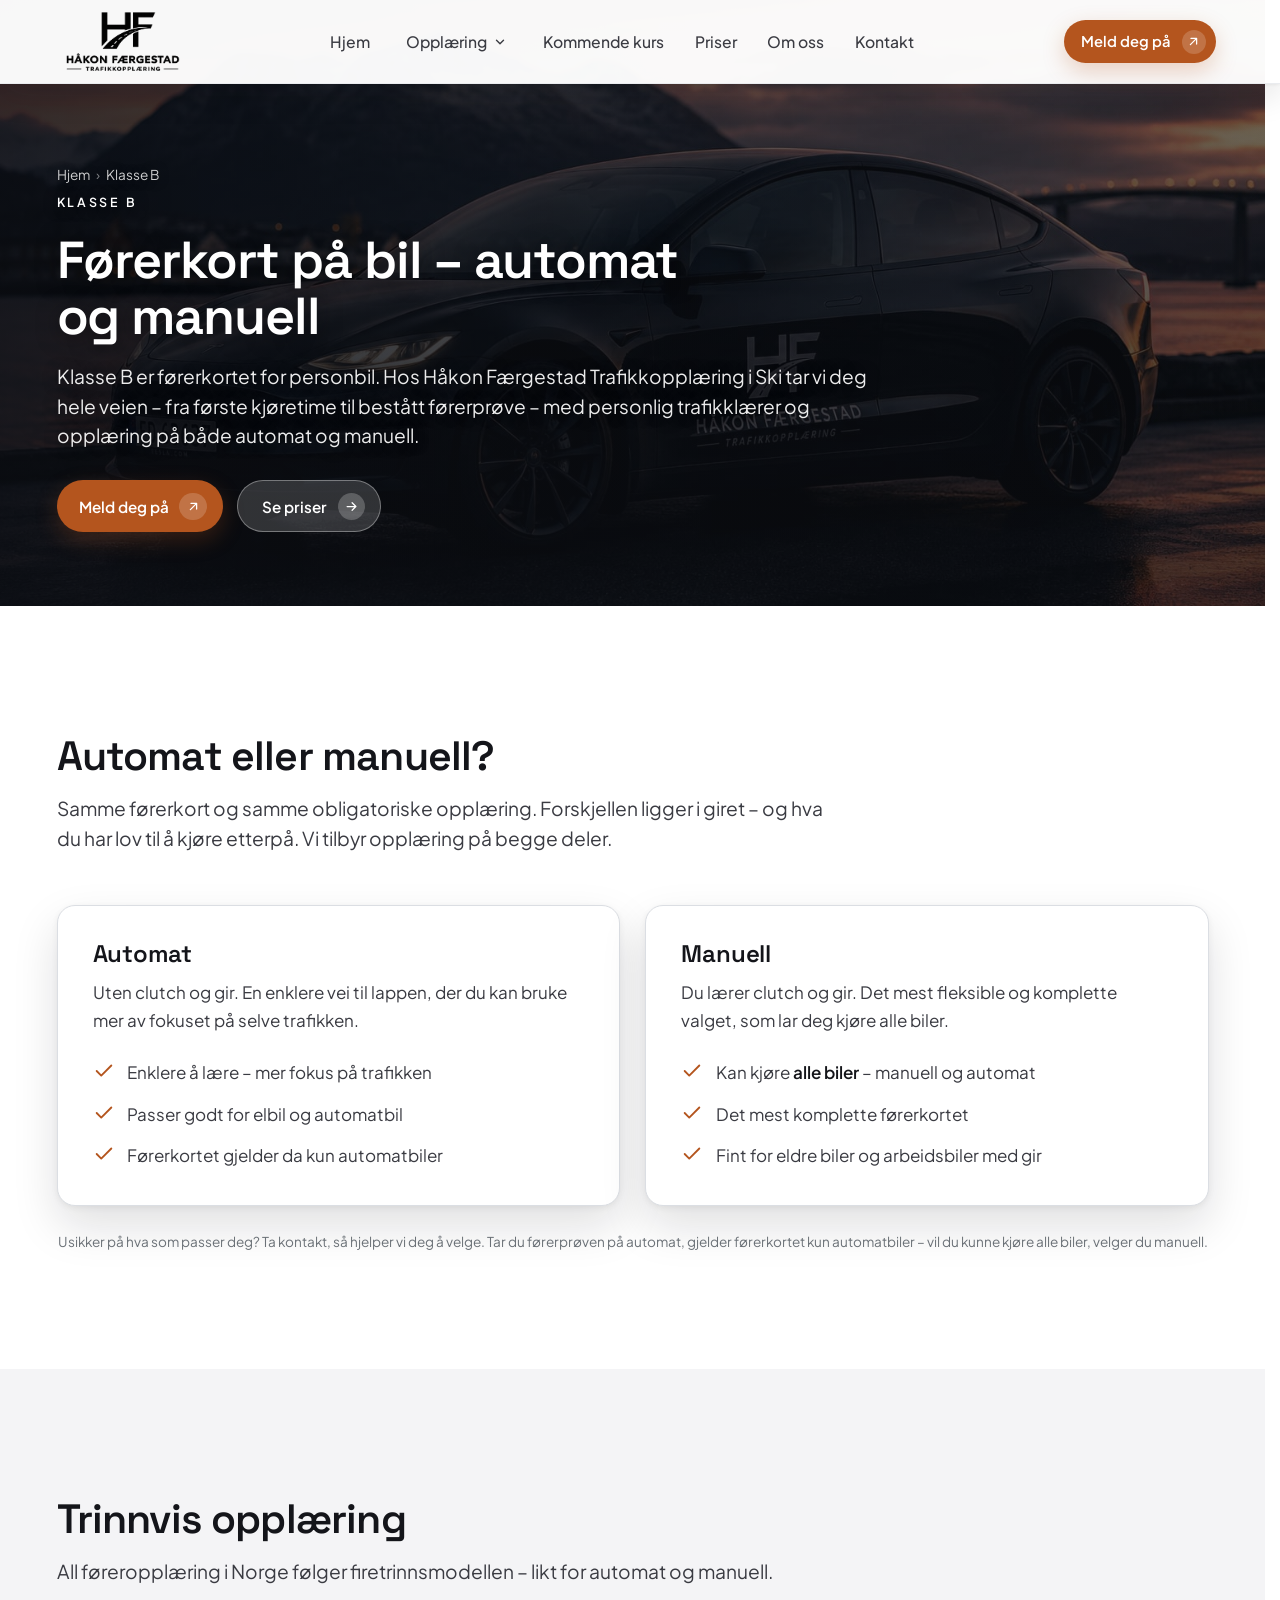
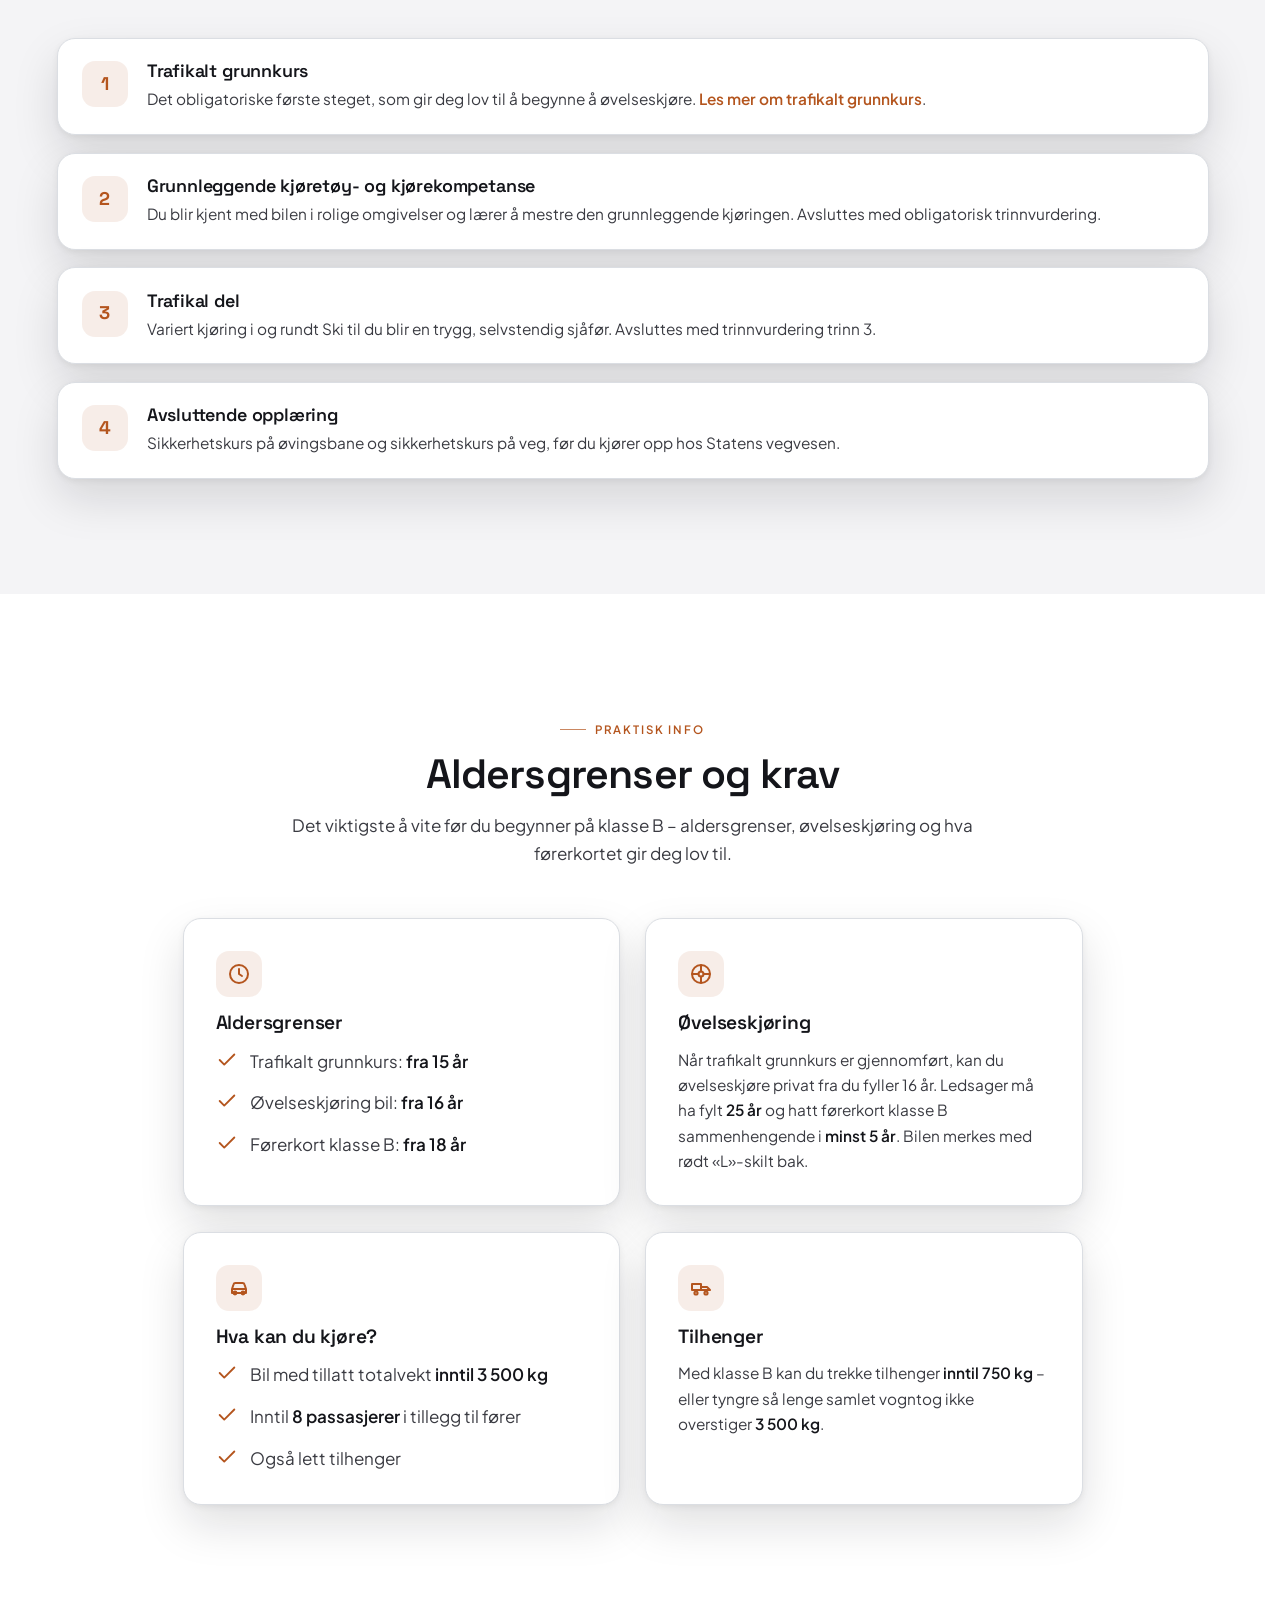
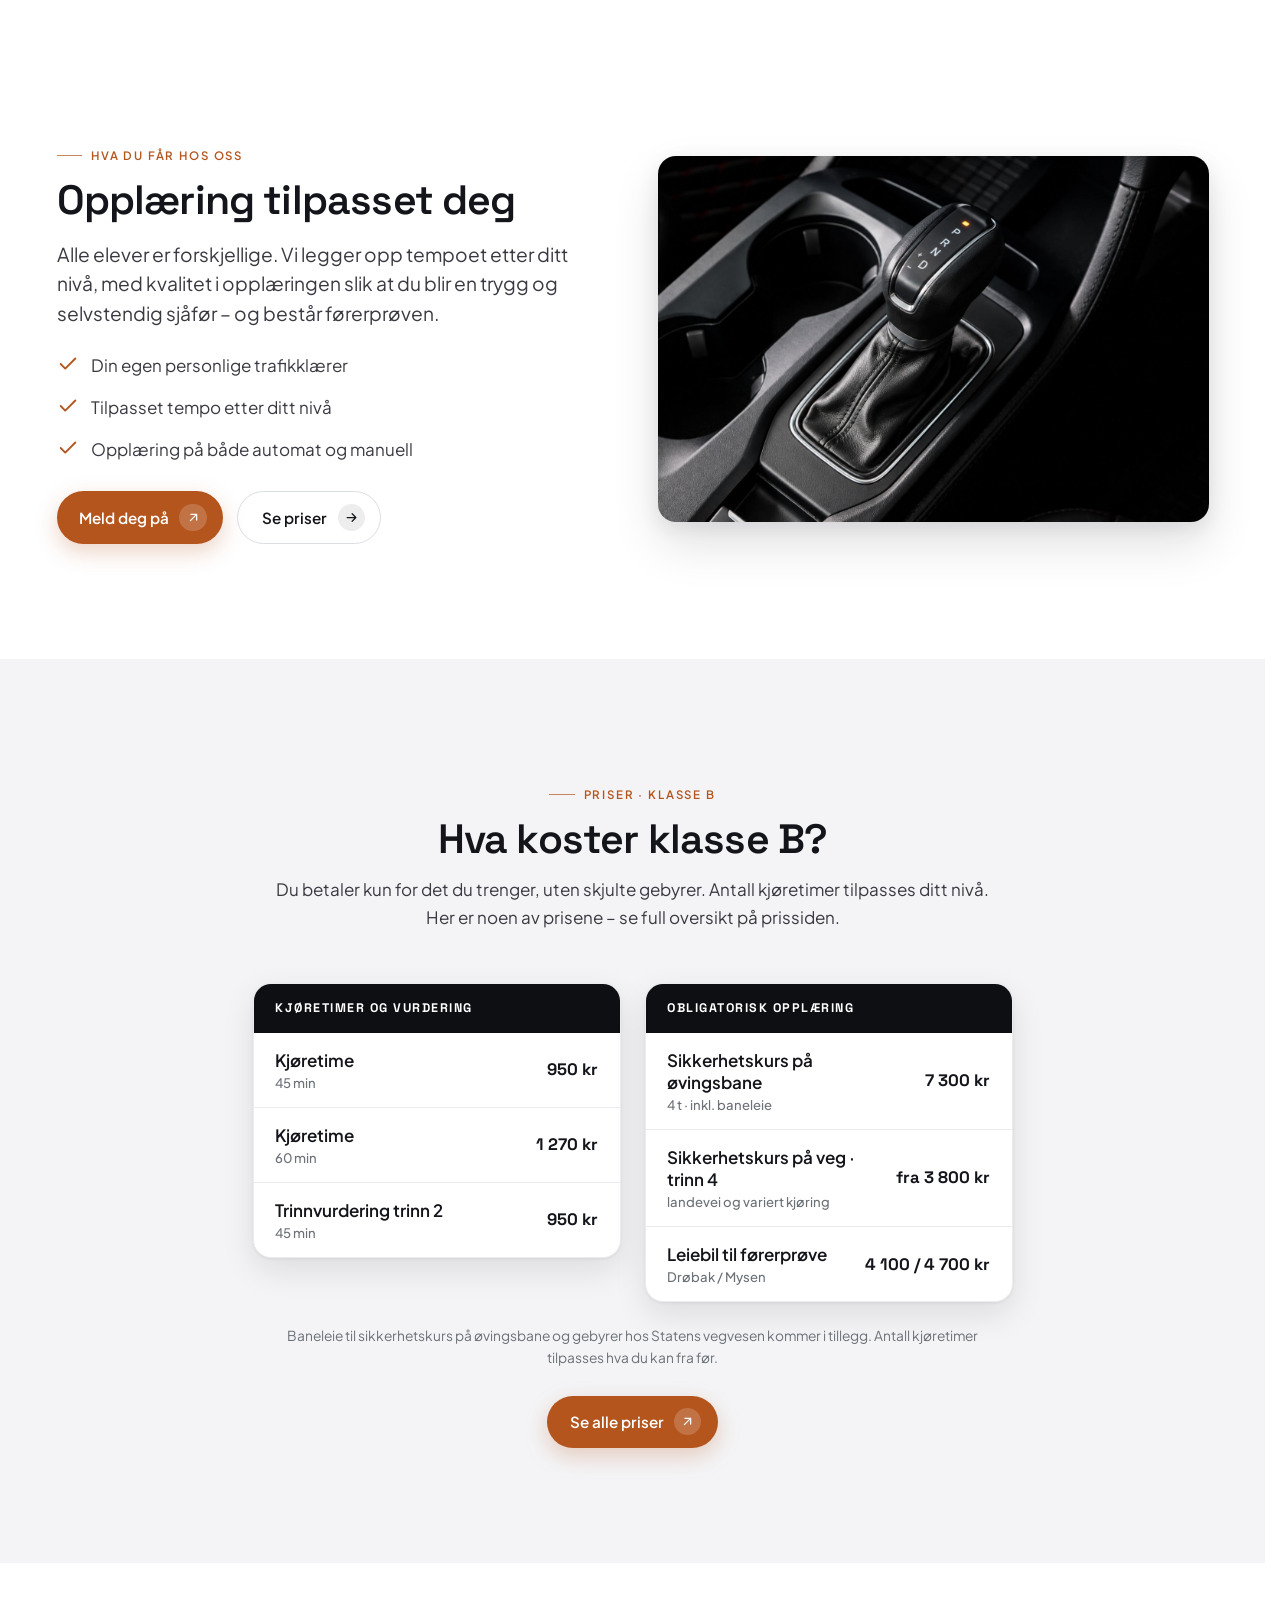
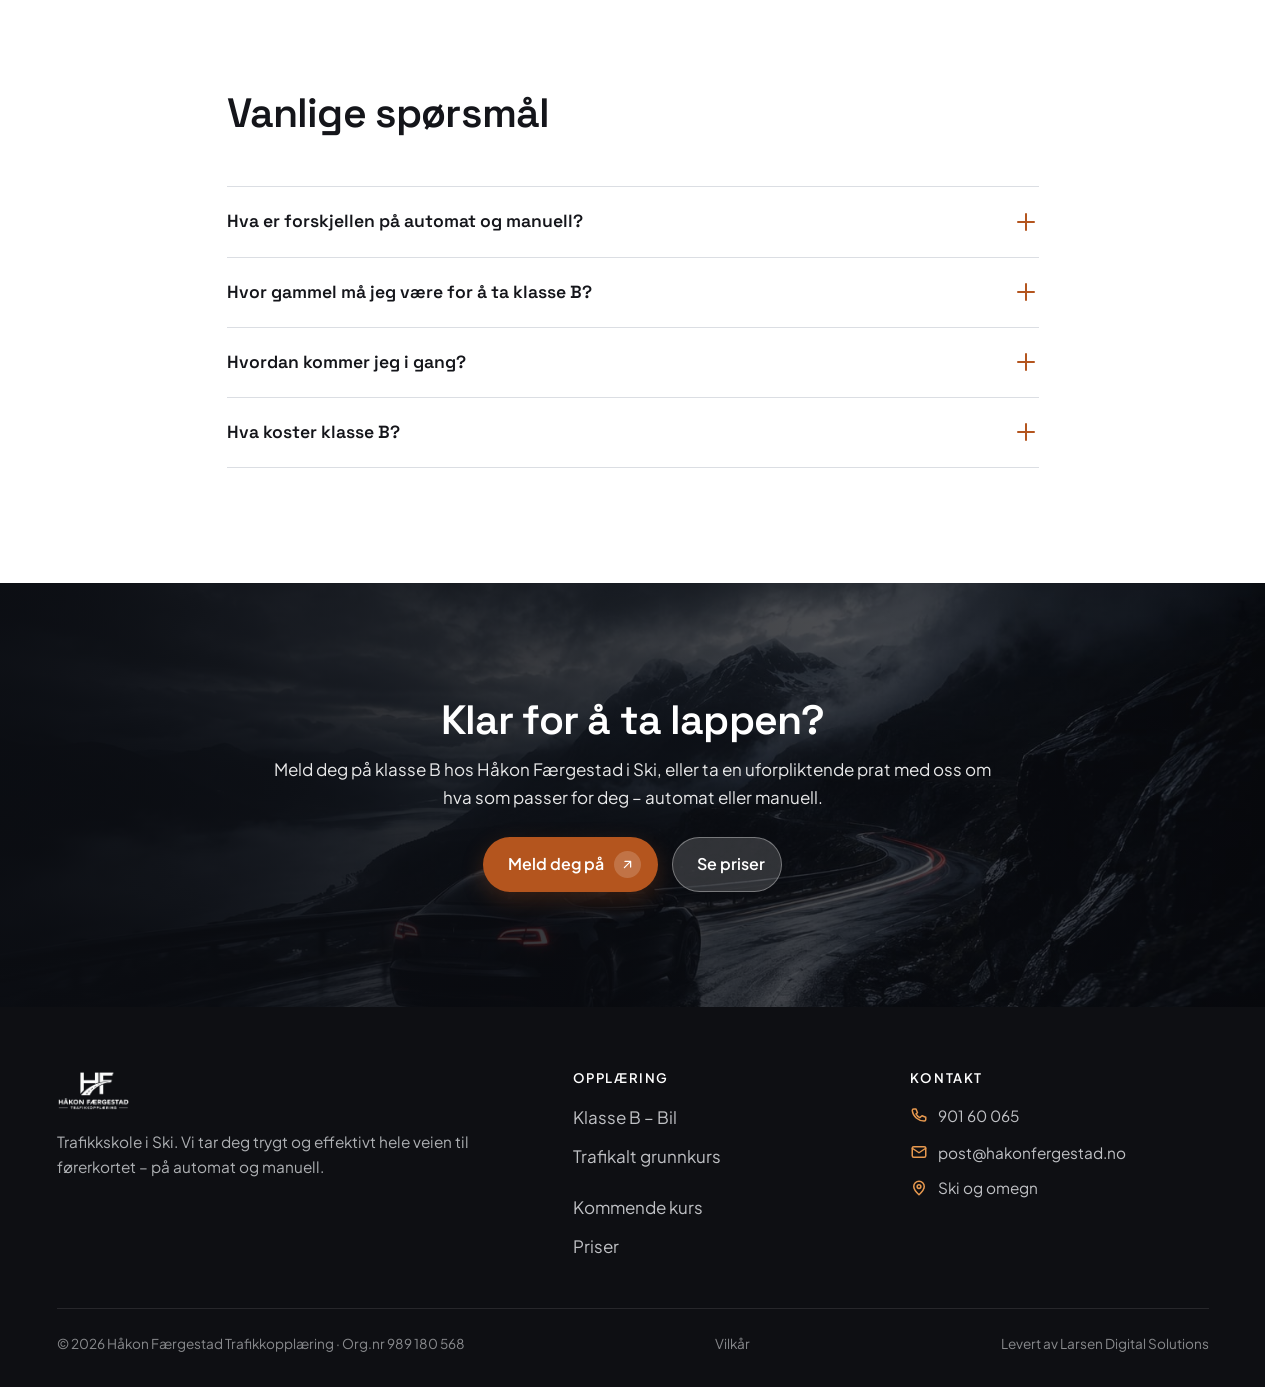
<file: klasse-b.html>
<!DOCTYPE html>
<html lang="nb">
<head>
  <meta charset="UTF-8">
  <meta name="viewport" content="width=device-width, initial-scale=1">
  <script>document.documentElement.classList.add('js')</script>
  <title>Klasse B – bil (automat og manuell) | Håkon Færgestad Trafikkopplæring Ski</title>
  <meta name="description" content="Ta førerkort klasse B hos Håkon Færgestad Trafikkopplæring i Ski. Opplæring på automat og manuell, personlig trafikklærer og trinnvis opplæring i ditt tempo.">
  <link rel="canonical" href="https://hakonfergestad.no/klasse-b.html">
  <meta name="theme-color" content="#0E0F13">
  <link rel="icon" type="image/png" href="img/favicon.png">
  <link rel="apple-touch-icon" href="img/favicon.png">
  <meta property="og:type" content="website">
  <meta property="og:site_name" content="Håkon Færgestad Trafikkopplæring">
  <meta property="og:locale" content="nb_NO">
  <meta property="og:title" content="Klasse B – bil (automat og manuell) | Håkon Færgestad Trafikkopplæring">
  <meta property="og:description" content="Ta førerkort klasse B i Ski. Opplæring på automat og manuell, personlig trafikklærer og trinnvis opplæring.">
  <meta property="og:url" content="https://hakonfergestad.no/klasse-b.html">
  <meta property="og:image" content="https://hakonfergestad.no/img/og.jpg">
  <meta name="twitter:card" content="summary_large_image">
  <meta name="twitter:title" content="Klasse B – bil (automat og manuell) | Håkon Færgestad Trafikkopplæring">
  <meta name="twitter:description" content="Ta førerkort klasse B i Ski. Automat eller manuell, personlig trafikklærer.">
  <meta name="twitter:image" content="https://hakonfergestad.no/img/og.jpg">
  <link rel="stylesheet" href="css/styles.css?v=41">
  <script type="application/ld+json">{"@context":"https://schema.org","@type":"BreadcrumbList","itemListElement":[{"@type":"ListItem","position":1,"name":"Hjem","item":"https://hakonfergestad.no/"},{"@type":"ListItem","position":2,"name":"Klasse B","item":"https://hakonfergestad.no/klasse-b.html"}]}</script>
  <script type="application/ld+json">{"@context":"https://schema.org","@type":"FAQPage","mainEntity":[{"@type":"Question","name":"Hva er forskjellen på automat og manuell?","acceptedAnswer":{"@type":"Answer","text":"På automat slipper du clutch og gir, og kan bruke mer fokus på trafikken. Tar du førerprøven på automat, gjelder førerkortet kun automatbiler. Med manuell lærer du clutch og gir, og kan kjøre alle biler. Vi tilbyr opplæring på både automat og manuell."}},{"@type":"Question","name":"Hvor gammel må jeg være for å ta klasse B?","acceptedAnswer":{"@type":"Answer","text":"Du kan ta trafikalt grunnkurs fra du fyller 15 år og begynne å øvelseskjøre bil fra 16 år. Selve førerkortet for klasse B kan du tidligst få når du fyller 18 år."}},{"@type":"Question","name":"Hvordan kommer jeg i gang?","acceptedAnswer":{"@type":"Answer","text":"Du starter med trafikalt grunnkurs, og deretter kjøretimer hos oss. Ta kontakt eller meld deg på, så finner vi et opplegg som passer deg. Antall kjøretimer tilpasses hva du kan fra før."}},{"@type":"Question","name":"Hva koster klasse B?","acceptedAnswer":{"@type":"Answer","text":"Du betaler kun for det du trenger. En kjøretime på 45 minutter koster 950 kr, og antall timer tilpasses ditt nivå. Se full prisoversikt på prissiden vår."}}]}</script>
  <script type="application/ld+json">{"@context":"https://schema.org","@type":"Service","name":"Klasse B – kjøreopplæring i Ski","serviceType":"Føreropplæring klasse B (automat og manuell)","provider":{"@type":"LocalBusiness","name":"Håkon Færgestad Trafikkopplæring","@id":"https://hakonfergestad.no/#trafikkskole"},"areaServed":{"@type":"City","name":"Ski"},"url":"https://hakonfergestad.no/klasse-b.html","description":"Kjøreopplæring for førerkort klasse B i Ski, automat eller manuell. Personlig trafikklærer og tilpasset tempo."}</script>
</head>
<body>
  <a href="#hovedinnhold" class="skip-link">Hopp til innhold</a>

  <!-- ===================== NAV ===================== -->
  <header class="nav">
    <div class="container nav__inner">
      <a class="brand" href="index.html" aria-label="Håkon Færgestad Trafikkopplæring, forside"><img decoding="async" class="brand__logo" src="img/logo-hvit.png" alt="Håkon Færgestad Trafikkopplæring"></a>

      <nav class="nav__links" aria-label="Hovedmeny">
        <a href="index.html">Hjem</a>
        <div class="has-dd">
          <button class="dd__btn" aria-haspopup="true" aria-expanded="false" aria-current="page">Opplæring
            <svg viewBox="0 0 24 24" fill="none" stroke="currentColor" stroke-width="2.4" stroke-linecap="round" stroke-linejoin="round" aria-hidden="true"><path d="m6 9 6 6 6-6"/></svg>
          </button>
          <div class="dd__panel" role="menu">
            <a href="klasse-b.html" role="menuitem" aria-current="page"><span class="dd__ic"><svg viewBox="0 0 24 24" fill="none" stroke="currentColor" stroke-width="2" stroke-linecap="round" stroke-linejoin="round"><path d="M5 13l1.5-4.5A2 2 0 0 1 8.4 7h7.2a2 2 0 0 1 1.9 1.5L19 13M5 13h14v4H5z"/><circle cx="8" cy="17" r="1.4"/><circle cx="16" cy="17" r="1.4"/></svg></span><span><b>Klasse B – Bil</b><span>Manuell eller automat</span></span></a>
            <a href="trafikalt-grunnkurs.html" role="menuitem"><span class="dd__ic"><svg viewBox="0 0 24 24" fill="none" stroke="currentColor" stroke-width="2" stroke-linecap="round" stroke-linejoin="round"><path d="M9 11l3 3L22 4"/><path d="M21 12v7a2 2 0 0 1-2 2H5a2 2 0 0 1-2-2V5a2 2 0 0 1 2-2h11"/></svg></span><span><b>Trafikalt grunnkurs</b><span>Obligatorisk førstesteg</span></span></a>
          </div>
        </div>
        <a href="kommende-kurs.html">Kommende kurs</a>
        <a href="priser.html">Priser</a>
        <a href="om-oss.html">Om oss</a>
        <a href="kontakt.html">Kontakt</a>
      </nav>

      <div class="nav__cta">
        <a class="btn btn--primary" href="kontakt.html">Meld deg på
          <span class="btn__icon" aria-hidden="true"><svg viewBox="0 0 24 24" fill="none" stroke="currentColor" stroke-width="2" stroke-linecap="round" stroke-linejoin="round"><path d="M7 17 17 7M8 7h9v9"/></svg></span>
        </a>
      </div>

      <button class="nav__burger" aria-label="Åpne meny" aria-expanded="false" aria-controls="mobilmeny">
        <span></span><span></span><span></span>
      </button>
    </div>
  </header>

  <!-- mobilmeny -->
  <div class="mobile-menu" id="mobilmeny">
    <a class="m-link" href="index.html">Hjem</a>
    <span class="m-link" style="cursor:default;opacity:.7">Opplæring</span>
    <div class="m-sub">
      <a href="klasse-b.html">Klasse B – Bil</a>
      <a href="trafikalt-grunnkurs.html">Trafikalt grunnkurs</a>
    </div>
    <a class="m-link" href="kommende-kurs.html">Kommende kurs</a>
    <a class="m-link" href="priser.html">Priser</a>
    <a class="m-link" href="om-oss.html">Om oss</a>
    <a class="m-link" href="kontakt.html">Kontakt</a>
    <div class="mobile-menu__foot">
      <a class="btn btn--primary btn--block" href="kontakt.html">Meld deg på
        <span class="btn__icon" aria-hidden="true"><svg viewBox="0 0 24 24" fill="none" stroke="currentColor" stroke-width="2" stroke-linecap="round" stroke-linejoin="round"><path d="M7 17 17 7M8 7h9v9"/></svg></span>
      </a>
    </div>
  </div>

  <main id="hovedinnhold">

    <!-- ===================== SUBHERO ===================== -->
    <section class="subhero">
      <div class="subhero__bg" aria-hidden="true"><img decoding="async" src="img/hf-hero.jpg" alt="" width="1920" height="900"></div>
      <div class="subhero__scrim" aria-hidden="true"></div>
      <span data-nav-sentinel style="position:absolute;top:60px;height:1px;width:1px"></span>
      <div class="container">
        <nav class="crumbs" aria-label="Brødsmuler"><a href="index.html">Hjem</a><span>›</span> Klasse B</nav>
        <span class="eyebrow">Klasse B</span>
        <h1 style="margin-top:1.1rem">Førerkort på bil – automat og manuell</h1>
        <p class="lead">Klasse B er førerkortet for personbil. Hos Håkon Færgestad Trafikkopplæring i Ski tar vi deg hele veien – fra første kjøretime til bestått førerprøve – med personlig trafikklærer og opplæring på både automat og manuell.</p>
        <div class="btn-row"><a class="btn btn--primary" href="kontakt.html">Meld deg på<span class="btn__icon" aria-hidden="true"><svg viewBox="0 0 24 24" fill="none" stroke="currentColor" stroke-width="2" stroke-linecap="round" stroke-linejoin="round"><path d="M7 17 17 7M8 7h9v9"/></svg></span></a><a class="btn btn--glass" href="priser.html">Se priser<span class="btn__icon" aria-hidden="true"><svg viewBox="0 0 24 24" fill="none" stroke="currentColor" stroke-width="2" stroke-linecap="round" stroke-linejoin="round"><path d="M5 12h14M13 6l6 6-6 6"/></svg></span></a></div>
      </div>
    </section>

    <!-- ===================== AUTOMAT VS MANUELL ===================== -->
    <section class="section">
      <div class="container">
        <div class="section-head reveal"><h2>Automat eller manuell?</h2><p class="lead">Samme førerkort og samme obligatoriske opplæring. Forskjellen ligger i giret – og hva du har lov til å kjøre etterpå. Vi tilbyr opplæring på begge deler.</p></div>
        <div class="grid grid-2">
          <article class="card reveal" style="padding:clamp(1.6rem,3vw,2.2rem)">
            <h3 style="font-size:1.5rem;margin-bottom:.7rem">Automat</h3>
            <p style="margin-bottom:1.2rem">Uten clutch og gir. En enklere vei til lappen, der du kan bruke mer av fokuset på selve trafikken.</p>
            <ul class="ticks">
              <li><svg viewBox="0 0 24 24" fill="none" stroke="currentColor" stroke-width="2" stroke-linecap="round" stroke-linejoin="round" aria-hidden="true"><path d="M20 6 9 17l-5-5"/></svg><span>Enklere å lære – mer fokus på trafikken</span></li>
              <li><svg viewBox="0 0 24 24" fill="none" stroke="currentColor" stroke-width="2" stroke-linecap="round" stroke-linejoin="round" aria-hidden="true"><path d="M20 6 9 17l-5-5"/></svg><span>Passer godt for elbil og automatbil</span></li>
              <li><svg viewBox="0 0 24 24" fill="none" stroke="currentColor" stroke-width="2" stroke-linecap="round" stroke-linejoin="round" aria-hidden="true"><path d="M20 6 9 17l-5-5"/></svg><span>Førerkortet gjelder da kun automatbiler</span></li>
            </ul>
          </article>
          <article class="card reveal" data-delay="1" style="padding:clamp(1.6rem,3vw,2.2rem)">
            <h3 style="font-size:1.5rem;margin-bottom:.7rem">Manuell</h3>
            <p style="margin-bottom:1.2rem">Du lærer clutch og gir. Det mest fleksible og komplette valget, som lar deg kjøre alle biler.</p>
            <ul class="ticks">
              <li><svg viewBox="0 0 24 24" fill="none" stroke="currentColor" stroke-width="2" stroke-linecap="round" stroke-linejoin="round" aria-hidden="true"><path d="M20 6 9 17l-5-5"/></svg><span>Kan kjøre <strong>alle biler</strong> – manuell og automat</span></li>
              <li><svg viewBox="0 0 24 24" fill="none" stroke="currentColor" stroke-width="2" stroke-linecap="round" stroke-linejoin="round" aria-hidden="true"><path d="M20 6 9 17l-5-5"/></svg><span>Det mest komplette førerkortet</span></li>
              <li><svg viewBox="0 0 24 24" fill="none" stroke="currentColor" stroke-width="2" stroke-linecap="round" stroke-linejoin="round" aria-hidden="true"><path d="M20 6 9 17l-5-5"/></svg><span>Fint for eldre biler og arbeidsbiler med gir</span></li>
            </ul>
          </article>
        </div>
        <p class="form__note" style="text-align:center;margin-top:1.6rem">Usikker på hva som passer deg? Ta kontakt, så hjelper vi deg å velge. Tar du førerprøven på automat, gjelder førerkortet kun automatbiler – vil du kunne kjøre alle biler, velger du manuell.</p>
      </div>
    </section>

    <!-- ===================== DE FIRE TRINNENE ===================== -->
    <section class="section section--soft">
      <div class="container">
        <div class="section-head reveal"><h2>Trinnvis opplæring</h2><p class="lead">All føreropplæring i Norge følger firetrinnsmodellen – likt for automat og manuell.</p></div>
        <div class="trinn">
          <div class="trinn__item card reveal"><span class="trinn__badge">1</span><div><h3>Trafikalt grunnkurs</h3><p>Det obligatoriske første steget, som gir deg lov til å begynne å øvelseskjøre. <a href="trafikalt-grunnkurs.html" style="color:var(--accent);font-weight:600">Les mer om trafikalt grunnkurs</a>.</p></div></div>
          <div class="trinn__item card reveal" data-delay="1"><span class="trinn__badge">2</span><div><h3>Grunnleggende kjøretøy- og kjørekompetanse</h3><p>Du blir kjent med bilen i rolige omgivelser og lærer å mestre den grunnleggende kjøringen. Avsluttes med obligatorisk trinnvurdering.</p></div></div>
          <div class="trinn__item card reveal" data-delay="2"><span class="trinn__badge">3</span><div><h3>Trafikal del</h3><p>Variert kjøring i og rundt Ski til du blir en trygg, selvstendig sjåfør. Avsluttes med trinnvurdering trinn 3.</p></div></div>
          <div class="trinn__item card reveal" data-delay="3"><span class="trinn__badge">4</span><div><h3>Avsluttende opplæring</h3><p>Sikkerhetskurs på øvingsbane og sikkerhetskurs på veg, før du kjører opp hos Statens vegvesen.</p></div></div>
        </div>
      </div>
    </section>

    <!-- ===================== PRAKTISK INFO ===================== -->
    <section class="section" id="praktisk">
      <div class="container">
        <div class="section-head section-head--center reveal">
          <span class="eyebrow eyebrow--center">Praktisk info</span>
          <h2>Aldersgrenser og krav</h2>
          <p class="measure" style="margin:.9rem auto 0">Det viktigste å vite før du begynner på klasse B – aldersgrenser, øvelseskjøring og hva førerkortet gir deg lov til.</p>
        </div>
        <div class="grid grid-2 reveal" style="max-width:900px;margin-inline:auto">
          <article class="card" style="padding:clamp(1.5rem,2.8vw,2rem)">
            <div style="width:46px;height:46px;border-radius:13px;display:grid;place-items:center;background:rgba(180,85,30,.1);color:var(--accent);margin-bottom:1rem"><svg viewBox="0 0 24 24" width="24" height="24" fill="none" stroke="currentColor" stroke-width="2" stroke-linecap="round" stroke-linejoin="round" aria-hidden="true"><circle cx="12" cy="12" r="9"/><path d="M12 7v5l3 2"/></svg></div>
            <h3 style="font-size:1.2rem;margin-bottom:.8rem">Aldersgrenser</h3>
            <ul class="ticks" style="margin:0">
              <li><svg viewBox="0 0 24 24" fill="none" stroke="currentColor" stroke-width="2" stroke-linecap="round" stroke-linejoin="round" aria-hidden="true"><path d="M20 6 9 17l-5-5"/></svg><span>Trafikalt grunnkurs: <strong>fra 15 år</strong></span></li>
              <li><svg viewBox="0 0 24 24" fill="none" stroke="currentColor" stroke-width="2" stroke-linecap="round" stroke-linejoin="round" aria-hidden="true"><path d="M20 6 9 17l-5-5"/></svg><span>Øvelseskjøring bil: <strong>fra 16 år</strong></span></li>
              <li><svg viewBox="0 0 24 24" fill="none" stroke="currentColor" stroke-width="2" stroke-linecap="round" stroke-linejoin="round" aria-hidden="true"><path d="M20 6 9 17l-5-5"/></svg><span>Førerkort klasse B: <strong>fra 18 år</strong></span></li>
            </ul>
          </article>
          <article class="card" style="padding:clamp(1.5rem,2.8vw,2rem)">
            <div style="width:46px;height:46px;border-radius:13px;display:grid;place-items:center;background:rgba(180,85,30,.1);color:var(--accent);margin-bottom:1rem"><svg viewBox="0 0 24 24" width="24" height="24" fill="none" stroke="currentColor" stroke-width="2" stroke-linecap="round" stroke-linejoin="round" aria-hidden="true"><circle cx="12" cy="12" r="9"/><circle cx="12" cy="12" r="2.5"/><path d="M12 3.5v6M12 14.5v6M3.5 12h6M14.5 12h6"/></svg></div>
            <h3 style="font-size:1.2rem;margin-bottom:.8rem">Øvelseskjøring</h3>
            <p style="font-size:.96rem">Når trafikalt grunnkurs er gjennomført, kan du øvelseskjøre privat fra du fyller 16 år. Ledsager må ha fylt <strong>25 år</strong> og hatt førerkort klasse B sammenhengende i <strong>minst 5 år</strong>. Bilen merkes med rødt «L»-skilt bak.</p>
          </article>
          <article class="card" style="padding:clamp(1.5rem,2.8vw,2rem)">
            <div style="width:46px;height:46px;border-radius:13px;display:grid;place-items:center;background:rgba(180,85,30,.1);color:var(--accent);margin-bottom:1rem"><svg viewBox="0 0 24 24" width="24" height="24" fill="none" stroke="currentColor" stroke-width="2" stroke-linecap="round" stroke-linejoin="round" aria-hidden="true"><path d="M5 13l1.5-4.5A2 2 0 0 1 8.4 7h7.2a2 2 0 0 1 1.9 1.5L19 13M5 13h14v4H5z"/><circle cx="8" cy="17" r="1.4"/><circle cx="16" cy="17" r="1.4"/></svg></div>
            <h3 style="font-size:1.2rem;margin-bottom:.8rem">Hva kan du kjøre?</h3>
            <ul class="ticks" style="margin:0">
              <li><svg viewBox="0 0 24 24" fill="none" stroke="currentColor" stroke-width="2" stroke-linecap="round" stroke-linejoin="round" aria-hidden="true"><path d="M20 6 9 17l-5-5"/></svg><span>Bil med tillatt totalvekt <strong>inntil 3 500 kg</strong></span></li>
              <li><svg viewBox="0 0 24 24" fill="none" stroke="currentColor" stroke-width="2" stroke-linecap="round" stroke-linejoin="round" aria-hidden="true"><path d="M20 6 9 17l-5-5"/></svg><span>Inntil <strong>8 passasjerer</strong> i tillegg til fører</span></li>
              <li><svg viewBox="0 0 24 24" fill="none" stroke="currentColor" stroke-width="2" stroke-linecap="round" stroke-linejoin="round" aria-hidden="true"><path d="M20 6 9 17l-5-5"/></svg><span>Også lett tilhenger</span></li>
            </ul>
          </article>
          <article class="card" style="padding:clamp(1.5rem,2.8vw,2rem)">
            <div style="width:46px;height:46px;border-radius:13px;display:grid;place-items:center;background:rgba(180,85,30,.1);color:var(--accent);margin-bottom:1rem"><svg viewBox="0 0 24 24" width="24" height="24" fill="none" stroke="currentColor" stroke-width="2" stroke-linecap="round" stroke-linejoin="round" aria-hidden="true"><path d="M3 8h9v6H3zM12 11h6l3 3v0h-9z"/><circle cx="7" cy="17" r="1.6"/><circle cx="17" cy="17" r="1.6"/></svg></div>
            <h3 style="font-size:1.2rem;margin-bottom:.8rem">Tilhenger</h3>
            <p style="font-size:.96rem">Med klasse B kan du trekke tilhenger <strong>inntil 750 kg</strong> – eller tyngre så lenge samlet vogntog ikke overstiger <strong>3 500 kg</strong>.</p>
          </article>
        </div>
      </div>
    </section>

    <!-- ===================== HVA DU FÅR HOS OSS ===================== -->
    <section class="section">
      <div class="container">
        <div class="split">
          <div class="reveal">
            <span class="eyebrow">Hva du får hos oss</span>
            <h2 style="margin-top:.8rem">Opplæring tilpasset deg</h2>
            <p class="lead" style="margin-top:1rem">Alle elever er forskjellige. Vi legger opp tempoet etter ditt nivå, med kvalitet i opplæringen slik at du blir en trygg og selvstendig sjåfør – og består førerprøven.</p>
            <ul class="ticks" style="margin-top:1.4rem">
              <li><svg viewBox="0 0 24 24" fill="none" stroke="currentColor" stroke-width="2" stroke-linecap="round" stroke-linejoin="round" aria-hidden="true"><path d="M20 6 9 17l-5-5"/></svg><span>Din egen personlige trafikklærer</span></li>
              <li><svg viewBox="0 0 24 24" fill="none" stroke="currentColor" stroke-width="2" stroke-linecap="round" stroke-linejoin="round" aria-hidden="true"><path d="M20 6 9 17l-5-5"/></svg><span>Tilpasset tempo etter ditt nivå</span></li>
              <li><svg viewBox="0 0 24 24" fill="none" stroke="currentColor" stroke-width="2" stroke-linecap="round" stroke-linejoin="round" aria-hidden="true"><path d="M20 6 9 17l-5-5"/></svg><span>Opplæring på både automat og manuell</span></li>
            </ul>
            <div class="btn-row" style="margin-top:1.8rem"><a class="btn btn--primary" href="kontakt.html">Meld deg på<span class="btn__icon" aria-hidden="true"><svg viewBox="0 0 24 24" fill="none" stroke="currentColor" stroke-width="2" stroke-linecap="round" stroke-linejoin="round"><path d="M7 17 17 7M8 7h9v9"/></svg></span></a><a class="btn btn--ghost" href="priser.html">Se priser<span class="btn__icon" aria-hidden="true"><svg viewBox="0 0 24 24" fill="none" stroke="currentColor" stroke-width="2" stroke-linecap="round" stroke-linejoin="round"><path d="M5 12h14M13 6l6 6-6 6"/></svg></span></a></div>
          </div>
          <div class="reveal" data-delay="1">
            <img decoding="async" src="img/automat.jpg" alt="Kjøreopplæring klasse B hos Håkon Færgestad Trafikkopplæring i Ski" loading="lazy" width="720" height="560" style="width:100%;height:100%;object-fit:cover;border-radius:var(--r-card);box-shadow:var(--shadow-md)">
          </div>
        </div>
      </div>
    </section>

    <!-- ===================== PRIS-UTDRAG ===================== -->
    <section class="section section--soft" id="priser">
      <div class="container">
        <div class="section-head section-head--center reveal">
          <span class="eyebrow eyebrow--center">Priser · klasse B</span>
          <h2>Hva koster klasse B?</h2>
          <p class="measure" style="margin:.9rem auto 0">Du betaler kun for det du trenger, uten skjulte gebyrer. Antall kjøretimer tilpasses ditt nivå. Her er noen av prisene – se full oversikt på prissiden.</p>
        </div>
        <div class="prices reveal" style="max-width:760px;margin-inline:auto">
          <div class="pcat">
            <div class="pcat__h">Kjøretimer og vurdering</div>
            <div class="prow"><span class="prow__nm">Kjøretime<small>45 min</small></span><span class="prow__pr">950 kr</span></div>
            <div class="prow"><span class="prow__nm">Kjøretime<small>60 min</small></span><span class="prow__pr">1 270 kr</span></div>
            <div class="prow"><span class="prow__nm">Trinnvurdering trinn 2<small>45 min</small></span><span class="prow__pr">950 kr</span></div>
          </div>
          <div class="pcat">
            <div class="pcat__h">Obligatorisk opplæring</div>
            <div class="prow"><span class="prow__nm">Sikkerhetskurs på øvingsbane<small>4 t · inkl. baneleie</small></span><span class="prow__pr">7 300 kr</span></div>
            <div class="prow"><span class="prow__nm">Sikkerhetskurs på veg · trinn 4<small>landevei og variert kjøring</small></span><span class="prow__pr">fra 3 800 kr</span></div>
            <div class="prow"><span class="prow__nm">Leiebil til førerprøve<small>Drøbak / Mysen</small></span><span class="prow__pr">4 100 / 4 700 kr</span></div>
          </div>
        </div>
        <p class="price-note center" style="margin-top:1.4rem;max-width:70ch;margin-inline:auto">Baneleie til sikkerhetskurs på øvingsbane og gebyrer hos Statens vegvesen kommer i tillegg. Antall kjøretimer tilpasses hva du kan fra før.</p>
        <div class="center reveal" style="margin-top:1.6rem">
          <a class="btn btn--primary" href="priser.html">Se alle priser<span class="btn__icon" aria-hidden="true"><svg viewBox="0 0 24 24" fill="none" stroke="currentColor" stroke-width="2" stroke-linecap="round" stroke-linejoin="round"><path d="M7 17 17 7M8 7h9v9"/></svg></span></a>
        </div>
      </div>
    </section>

    <!-- ===================== FAQ ===================== -->
    <section class="section">
      <div class="container container--narrow">
        <div class="section-head reveal"><h2>Vanlige spørsmål</h2></div>
        <div class="faq reveal">
          <details id="sp-velg"><summary>Hva er forskjellen på automat og manuell? <span class="faq__icon" aria-hidden="true"></span></summary><div class="faq__body"><p>På automat slipper du clutch og gir, og kan bruke mer av fokuset på trafikken. Tar du førerprøven på automat, gjelder førerkortet kun automatbiler. Med manuell lærer du clutch og gir, og kan kjøre alle biler. Vi tilbyr opplæring på både automat og manuell.</p></div></details>
          <details id="sp-alder"><summary>Hvor gammel må jeg være for å ta klasse B? <span class="faq__icon" aria-hidden="true"></span></summary><div class="faq__body"><p>Du kan ta trafikalt grunnkurs fra du fyller 15 år og begynne å øvelseskjøre bil fra 16 år. Selve førerkortet for klasse B kan du tidligst få når du fyller 18 år.</p></div></details>
          <details id="sp-start"><summary>Hvordan kommer jeg i gang? <span class="faq__icon" aria-hidden="true"></span></summary><div class="faq__body"><p>Du starter med trafikalt grunnkurs, og deretter kjøretimer hos oss. Ta kontakt eller meld deg på, så finner vi et opplegg som passer deg. Antall kjøretimer tilpasses hva du kan fra før.</p></div></details>
          <details id="sp-pris"><summary>Hva koster klasse B? <span class="faq__icon" aria-hidden="true"></span></summary><div class="faq__body"><p>Du betaler kun for det du trenger. En kjøretime på 45 minutter koster 950 kr, og antall timer tilpasses ditt nivå. Se full prisoversikt på <a href="priser.html">prissiden vår</a>.</p></div></details>
        </div>
      </div>
    </section>

    <!-- ===================== CTA-BAND ===================== -->
    <section class="cta-band section reveal">
      <div class="cta-band__bg" aria-hidden="true"><img decoding="async" loading="lazy" src="img/hf-bg.jpg" alt=""></div>
      <div class="cta-band__scrim" aria-hidden="true"></div>
      <div class="container center">
        <h2>Klar for å ta lappen?</h2>
        <p class="measure" style="margin:.8rem auto 1.6rem">Meld deg på klasse B hos Håkon Færgestad i Ski, eller ta en uforpliktende prat med oss om hva som passer for deg – automat eller manuell.</p>
        <div class="btn-row" style="justify-content:center">
          <a class="btn btn--primary btn--lg" href="kontakt.html">Meld deg på<span class="btn__icon" aria-hidden="true"><svg viewBox="0 0 24 24" fill="none" stroke="currentColor" stroke-width="2" stroke-linecap="round" stroke-linejoin="round"><path d="M7 17 17 7M8 7h9v9"/></svg></span></a>
          <a class="btn btn--glass btn--lg" href="priser.html">Se priser</a>
        </div>
      </div>
    </section>

  </main>

  <!-- ===================== FOOTER ===================== -->
  <footer class="footer">
    <div class="container">
      <div class="footer__grid">
        <div>
          <a class="brand" href="index.html" aria-label="Håkon Færgestad Trafikkopplæring, forside">
            <img decoding="async" class="brand__logo" src="img/logo-hvit.png" style="height:40px;width:auto;background:none;padding:0;border:0;border-radius:0;box-shadow:none" alt="Håkon Færgestad Trafikkopplæring">
          </a>
          <p class="footer__about">Trafikkskole i Ski. Vi tar deg trygt og effektivt hele veien til førerkortet – på automat og manuell.</p>
        </div>
        <div>
          <h4>Opplæring</h4>
          <ul>
            <li><a href="klasse-b.html">Klasse B – Bil</a></li>
            <li><a href="trafikalt-grunnkurs.html">Trafikalt grunnkurs</a></li>
            <li></li>
            <li><a href="kommende-kurs.html">Kommende kurs</a></li>
            <li><a href="priser.html">Priser</a></li>
          </ul>
        </div>
        <div>
          <h4>Kontakt</h4>
          <ul class="footer__contact">
            <li><svg viewBox="0 0 24 24" fill="none" stroke="currentColor" stroke-width="2" stroke-linecap="round" stroke-linejoin="round" aria-hidden="true"><path d="M5 4h3l2 5-2 1.5a11 11 0 0 0 5 5L16 13l5 2v3a2 2 0 0 1-2 2A16 16 0 0 1 3 6a2 2 0 0 1 2-2Z"/></svg><a href="tel:+4790160065">901 60 065</a></li><li><svg viewBox="0 0 24 24" fill="none" stroke="currentColor" stroke-width="2" stroke-linecap="round" stroke-linejoin="round" aria-hidden="true"><rect x="3" y="5" width="18" height="14" rx="2"/><path d="m3 7 9 6 9-6"/></svg><a href="mailto:post@hakonfergestad.no">post@hakonfergestad.no</a></li>
            <li><svg viewBox="0 0 24 24" fill="none" stroke="currentColor" stroke-width="2" stroke-linecap="round" stroke-linejoin="round" aria-hidden="true"><path d="M12 21s-7-6.5-7-11a7 7 0 0 1 14 0c0 4.5-7 11-7 11Z"/><circle cx="12" cy="10" r="2.5"/></svg><span style="line-height:1.6">Ski og omegn</span></li>
          </ul>
        </div>
      </div>
      <div class="footer__bar">
        <span>© <span data-year>2026</span> Håkon Færgestad Trafikkopplæring · Org.nr 989 180 568</span>
        <a href="vilkar.html">Vilkår</a>
        <span>Levert av Larsen Digital Solutions</span>
      </div>
    </div>
  </footer>

  <!-- mobil sticky-bar -->
  <div class="mbar">
    <a class="btn btn--ghost" href="priser.html">Se priser</a>
    <a class="btn btn--primary" href="kontakt.html">Meld deg på
      <span class="btn__icon" aria-hidden="true"><svg viewBox="0 0 24 24" fill="none" stroke="currentColor" stroke-width="2" stroke-linecap="round" stroke-linejoin="round"><path d="M7 17 17 7M8 7h9v9"/></svg></span>
    </a>
  </div>

  <script src="js/main.js?v=13" defer></script>
</body>
</html>
</file>
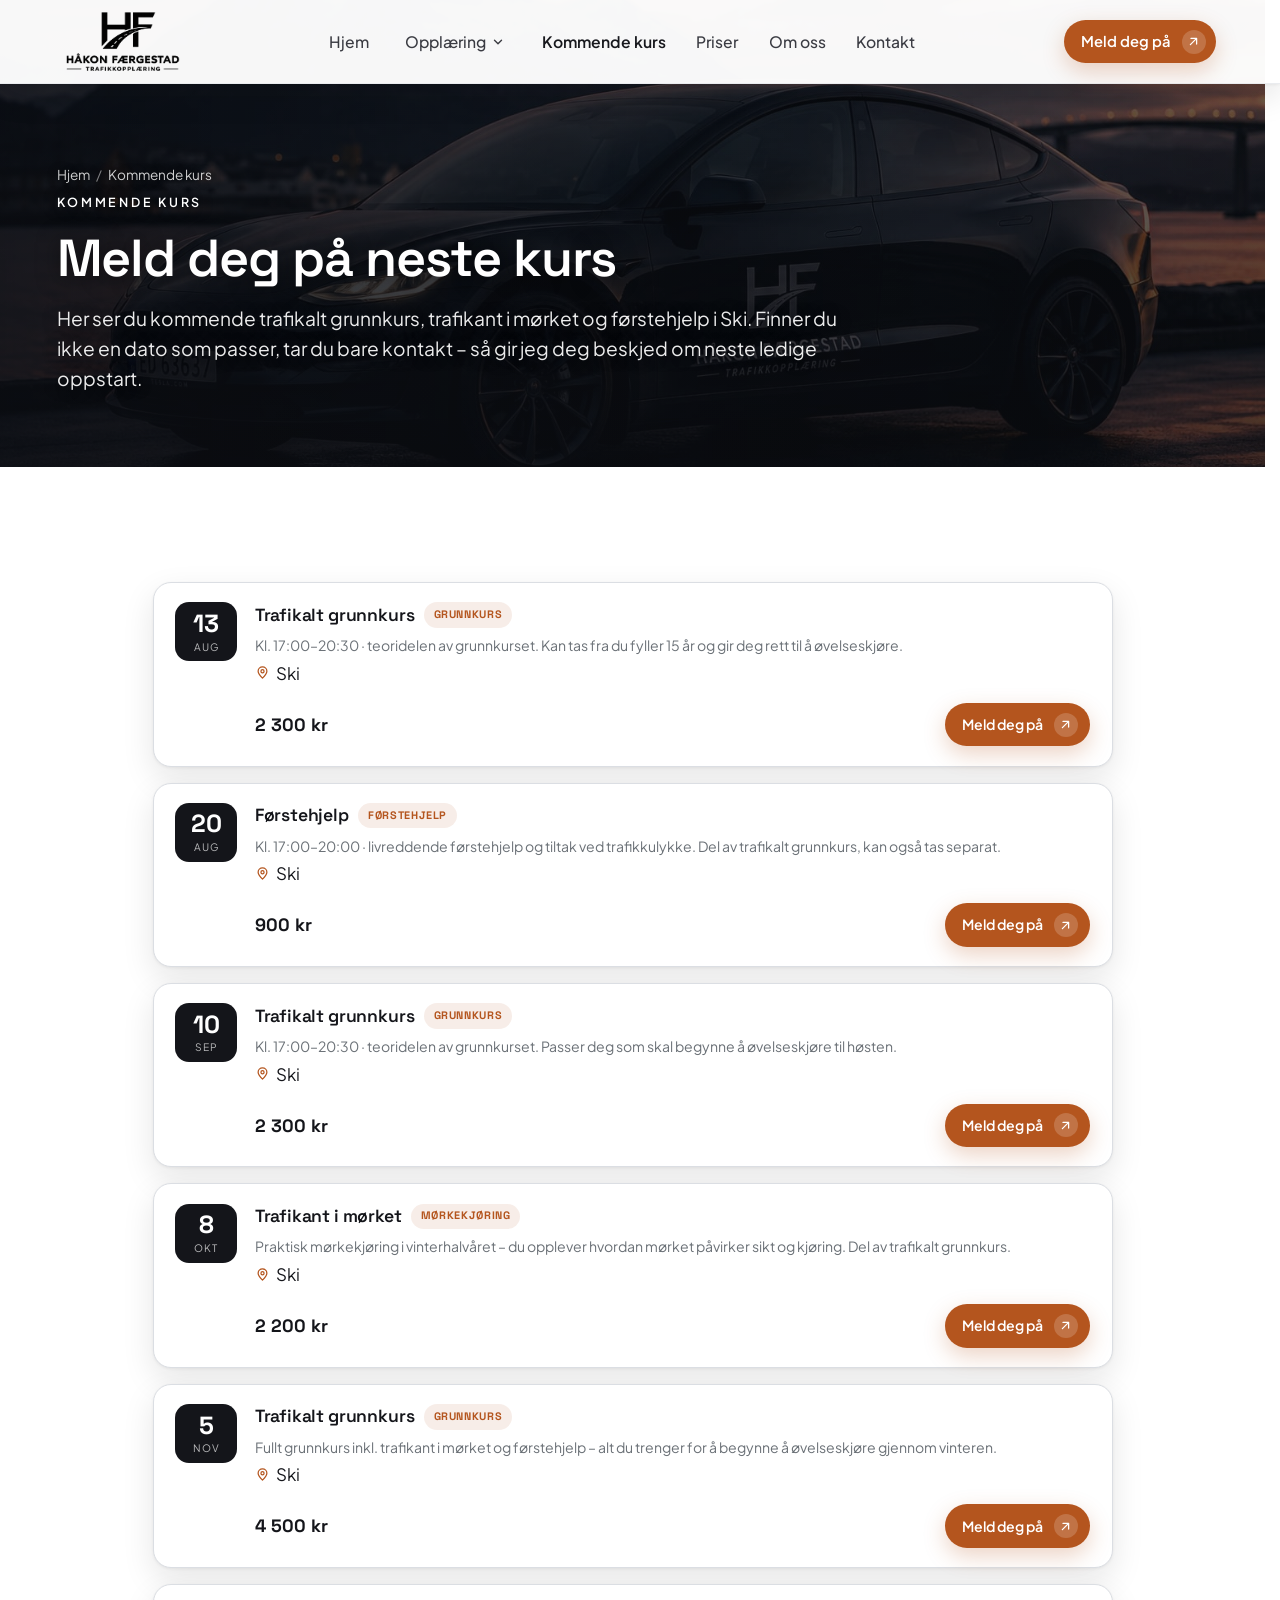
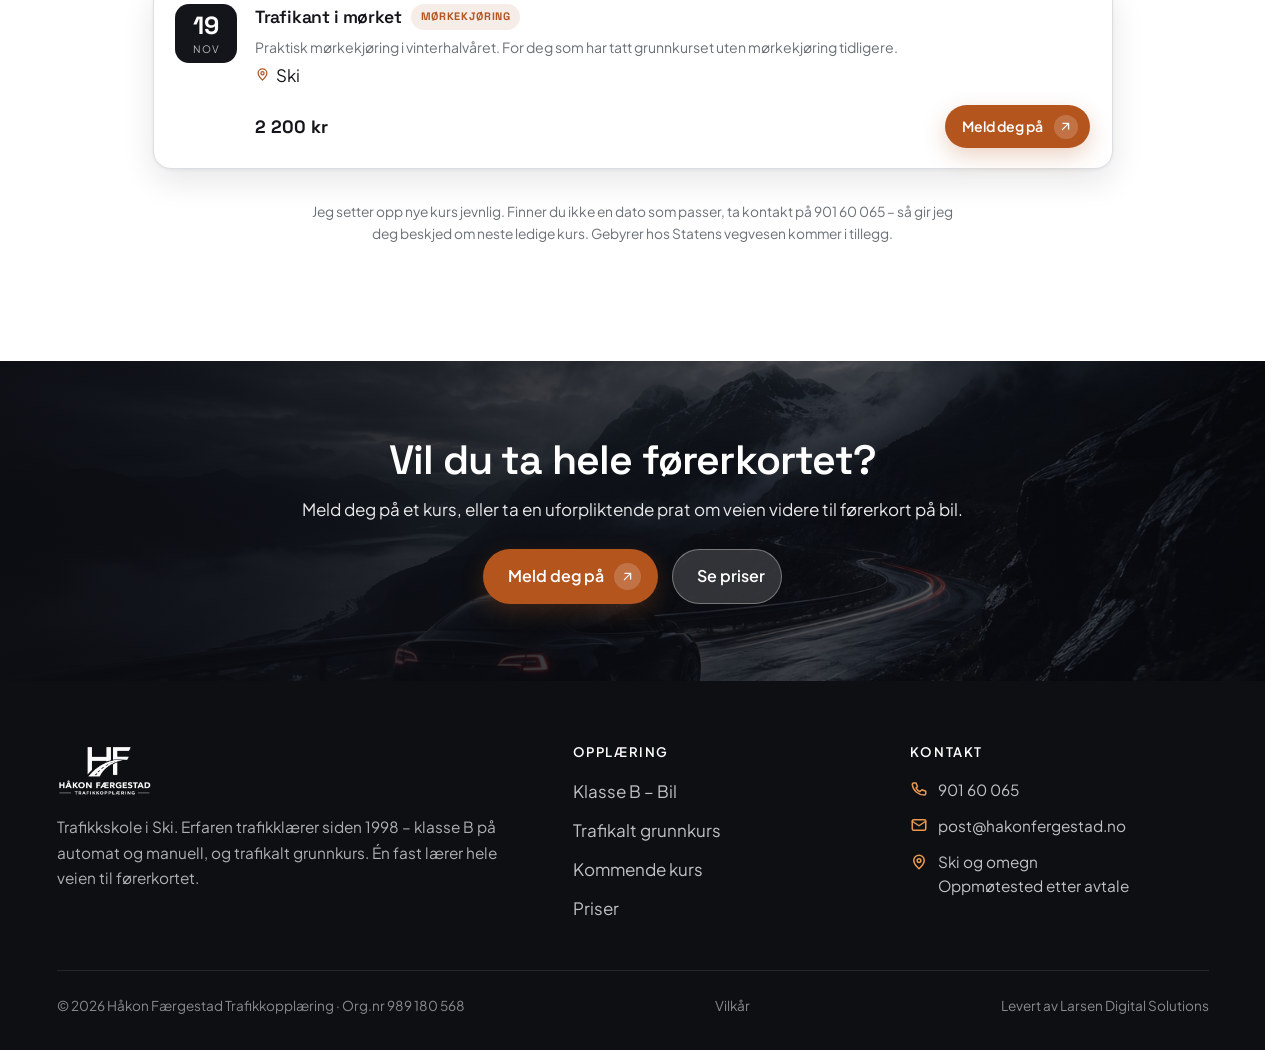
<file: kommende-kurs.html>
<!DOCTYPE html>
<html lang="nb">
<head>
  <meta charset="UTF-8">
  <meta name="viewport" content="width=device-width, initial-scale=1">
  <script>document.documentElement.classList.add('js')</script>
  <title>Kommende kurs | Håkon Færgestad Trafikkopplæring i Ski</title>
  <meta name="description" content="Kommende kurs hos Håkon Færgestad Trafikkopplæring i Ski – trafikalt grunnkurs, trafikant i mørket og førstehjelp. Se datoer og meld deg på.">
  <link rel="canonical" href="https://hakonfergestad.no/kommende-kurs.html">
  <meta name="theme-color" content="#0E0F13">
  <link rel="icon" type="image/png" href="img/favicon.png">
  <link rel="apple-touch-icon" href="img/favicon.png">
  <meta property="og:type" content="website">
  <meta property="og:site_name" content="Håkon Færgestad Trafikkopplæring">
  <meta property="og:locale" content="nb_NO">
  <meta property="og:title" content="Kommende kurs | Håkon Færgestad Trafikkopplæring i Ski">
  <meta property="og:description" content="Trafikalt grunnkurs, trafikant i mørket og førstehjelp i Ski. Se datoer og meld deg på.">
  <meta property="og:url" content="https://hakonfergestad.no/kommende-kurs.html">
  <meta property="og:image" content="https://hakonfergestad.no/img/og.jpg">
  <meta name="twitter:card" content="summary_large_image">
  <meta name="twitter:title" content="Kommende kurs | Håkon Færgestad Trafikkopplæring">
  <meta name="twitter:description" content="Trafikalt grunnkurs, trafikant i mørket og førstehjelp i Ski.">
  <meta name="twitter:image" content="https://hakonfergestad.no/img/og.jpg">
  <link rel="stylesheet" href="css/styles.css?v=41">
  <script type="application/ld+json">{"@context":"https://schema.org","@type":"BreadcrumbList","itemListElement":[{"@type":"ListItem","position":1,"name":"Hjem","item":"https://hakonfergestad.no/"},{"@type":"ListItem","position":2,"name":"Kommende kurs","item":"https://hakonfergestad.no/kommende-kurs.html"}]}</script>
</head>
<body>
  <a href="#hovedinnhold" class="skip-link">Hopp til innhold</a>

  <!-- ===================== NAV ===================== -->
  <header class="nav">
    <div class="container nav__inner">
      <a class="brand" href="index.html" aria-label="Håkon Færgestad Trafikkopplæring, forside"><img decoding="async" class="brand__logo" src="img/logo-hvit.png" alt="Håkon Færgestad Trafikkopplæring"></a>
      <nav class="nav__links" aria-label="Hovedmeny">
        <a href="index.html">Hjem</a>
        <div class="has-dd">
          <button class="dd__btn" aria-haspopup="true" aria-expanded="false">Opplæring
            <svg viewBox="0 0 24 24" fill="none" stroke="currentColor" stroke-width="2.4" stroke-linecap="round" stroke-linejoin="round" aria-hidden="true"><path d="m6 9 6 6 6-6"/></svg>
          </button>
          <div class="dd__panel" role="menu">
            <a href="klasse-b.html" role="menuitem"><span class="dd__ic"><svg viewBox="0 0 24 24" fill="none" stroke="currentColor" stroke-width="2" stroke-linecap="round" stroke-linejoin="round"><path d="M5 13l1.5-4.5A2 2 0 0 1 8.4 7h7.2a2 2 0 0 1 1.9 1.5L19 13M5 13h14v4H5z"/><circle cx="8" cy="17" r="1.4"/><circle cx="16" cy="17" r="1.4"/></svg></span><span><b>Klasse B – Bil</b><span>Automat eller manuell</span></span></a>
            <a href="trafikalt-grunnkurs.html" role="menuitem"><span class="dd__ic"><svg viewBox="0 0 24 24" fill="none" stroke="currentColor" stroke-width="2" stroke-linecap="round" stroke-linejoin="round"><path d="M9 11l3 3L22 4"/><path d="M21 12v7a2 2 0 0 1-2 2H5a2 2 0 0 1-2-2V5a2 2 0 0 1 2-2h11"/></svg></span><span><b>Trafikalt grunnkurs</b><span>Obligatorisk førstesteg</span></span></a>
          </div>
        </div>
        <a href="kommende-kurs.html" aria-current="page">Kommende kurs</a>
        <a href="priser.html">Priser</a>
        <a href="om-oss.html">Om oss</a>
        <a href="kontakt.html">Kontakt</a>
      </nav>
      <div class="nav__cta">
        <a class="btn btn--primary" href="kontakt.html">Meld deg på
          <span class="btn__icon" aria-hidden="true"><svg viewBox="0 0 24 24" fill="none" stroke="currentColor" stroke-width="2" stroke-linecap="round" stroke-linejoin="round"><path d="M7 17 17 7M8 7h9v9"/></svg></span>
        </a>
      </div>
      <button class="nav__burger" aria-label="Åpne meny" aria-expanded="false" aria-controls="mobilmeny"><span></span><span></span><span></span></button>
    </div>
  </header>

  <div class="mobile-menu" id="mobilmeny">
    <a class="m-link" href="index.html">Hjem</a>
    <span class="m-link" style="cursor:default;opacity:.7">Opplæring</span>
    <div class="m-sub">
      <a href="klasse-b.html">Klasse B – Bil</a>
      <a href="trafikalt-grunnkurs.html">Trafikalt grunnkurs</a>
    </div>
    <a class="m-link" href="kommende-kurs.html">Kommende kurs</a>
    <a class="m-link" href="priser.html">Priser</a>
    <a class="m-link" href="om-oss.html">Om oss</a>
    <a class="m-link" href="kontakt.html">Kontakt</a>
    <div class="mobile-menu__foot">
      <a class="btn btn--primary btn--block" href="kontakt.html">Meld deg på</a>
    </div>
  </div>

  <main id="hovedinnhold">

    <!-- ===================== SUB-HERO ===================== -->
    <section class="subhero">
      <div class="subhero__bg" aria-hidden="true"><img decoding="async" src="img/hf-hero.jpg" alt=""></div>
      <div class="subhero__scrim" aria-hidden="true"></div>
      <span data-nav-sentinel style="position:absolute;top:60px;height:1px;width:1px"></span>
      <div class="container">
        <div class="crumbs"><a href="index.html">Hjem</a><span>/</span> Kommende kurs</div>
        <span class="eyebrow">Kommende kurs</span>
        <h1>Meld deg på neste kurs</h1>
        <p class="lead">Her ser du kommende trafikalt grunnkurs, trafikant i mørket og førstehjelp i Ski. Finner du ikke en dato som passer, tar du bare kontakt – så gir jeg deg beskjed om neste ledige oppstart.</p>
      </div>
    </section>

    <!-- ===================== KURSLISTE ===================== -->
    <section class="section">
      <div class="container">
        <div class="ko-grid reveal">
          <article class="ko-card">
            <div class="ko-date"><b>13</b><span>Aug</span></div>
            <div class="ko-body">
              <div class="ko-top"><h3>Trafikalt grunnkurs</h3><span class="ko-tag">Grunnkurs</span></div>
              <p class="ko-meta">Kl. 17:00–20:30 · teoridelen av grunnkurset. Kan tas fra du fyller 15 år og gir deg rett til å øvelseskjøre.</p>
              <div class="ko-loc"><svg viewBox="0 0 24 24" fill="none" stroke="currentColor" stroke-width="2" stroke-linecap="round" stroke-linejoin="round" aria-hidden="true"><path d="M12 21s-7-6.5-7-11a7 7 0 0 1 14 0c0 4.5-7 11-7 11Z"/><circle cx="12" cy="10" r="2.5"/></svg><span>Ski</span></div>
              <div class="ko-foot"><span class="ko-price">2 300 kr</span><a class="btn btn--primary btn--sm" href="kontakt.html">Meld deg på<span class="btn__icon" aria-hidden="true"><svg viewBox="0 0 24 24" fill="none" stroke="currentColor" stroke-width="2" stroke-linecap="round" stroke-linejoin="round"><path d="M7 17 17 7M8 7h9v9"/></svg></span></a></div>
            </div>
          </article>
          <article class="ko-card">
            <div class="ko-date"><b>20</b><span>Aug</span></div>
            <div class="ko-body">
              <div class="ko-top"><h3>Førstehjelp</h3><span class="ko-tag">Førstehjelp</span></div>
              <p class="ko-meta">Kl. 17:00–20:00 · livreddende førstehjelp og tiltak ved trafikkulykke. Del av trafikalt grunnkurs, kan også tas separat.</p>
              <div class="ko-loc"><svg viewBox="0 0 24 24" fill="none" stroke="currentColor" stroke-width="2" stroke-linecap="round" stroke-linejoin="round" aria-hidden="true"><path d="M12 21s-7-6.5-7-11a7 7 0 0 1 14 0c0 4.5-7 11-7 11Z"/><circle cx="12" cy="10" r="2.5"/></svg><span>Ski</span></div>
              <div class="ko-foot"><span class="ko-price">900 kr</span><a class="btn btn--primary btn--sm" href="kontakt.html">Meld deg på<span class="btn__icon" aria-hidden="true"><svg viewBox="0 0 24 24" fill="none" stroke="currentColor" stroke-width="2" stroke-linecap="round" stroke-linejoin="round"><path d="M7 17 17 7M8 7h9v9"/></svg></span></a></div>
            </div>
          </article>
          <article class="ko-card">
            <div class="ko-date"><b>10</b><span>Sep</span></div>
            <div class="ko-body">
              <div class="ko-top"><h3>Trafikalt grunnkurs</h3><span class="ko-tag">Grunnkurs</span></div>
              <p class="ko-meta">Kl. 17:00–20:30 · teoridelen av grunnkurset. Passer deg som skal begynne å øvelseskjøre til høsten.</p>
              <div class="ko-loc"><svg viewBox="0 0 24 24" fill="none" stroke="currentColor" stroke-width="2" stroke-linecap="round" stroke-linejoin="round" aria-hidden="true"><path d="M12 21s-7-6.5-7-11a7 7 0 0 1 14 0c0 4.5-7 11-7 11Z"/><circle cx="12" cy="10" r="2.5"/></svg><span>Ski</span></div>
              <div class="ko-foot"><span class="ko-price">2 300 kr</span><a class="btn btn--primary btn--sm" href="kontakt.html">Meld deg på<span class="btn__icon" aria-hidden="true"><svg viewBox="0 0 24 24" fill="none" stroke="currentColor" stroke-width="2" stroke-linecap="round" stroke-linejoin="round"><path d="M7 17 17 7M8 7h9v9"/></svg></span></a></div>
            </div>
          </article>
          <article class="ko-card">
            <div class="ko-date"><b>8</b><span>Okt</span></div>
            <div class="ko-body">
              <div class="ko-top"><h3>Trafikant i mørket</h3><span class="ko-tag">Mørkekjøring</span></div>
              <p class="ko-meta">Praktisk mørkekjøring i vinterhalvåret – du opplever hvordan mørket påvirker sikt og kjøring. Del av trafikalt grunnkurs.</p>
              <div class="ko-loc"><svg viewBox="0 0 24 24" fill="none" stroke="currentColor" stroke-width="2" stroke-linecap="round" stroke-linejoin="round" aria-hidden="true"><path d="M12 21s-7-6.5-7-11a7 7 0 0 1 14 0c0 4.5-7 11-7 11Z"/><circle cx="12" cy="10" r="2.5"/></svg><span>Ski</span></div>
              <div class="ko-foot"><span class="ko-price">2 200 kr</span><a class="btn btn--primary btn--sm" href="kontakt.html">Meld deg på<span class="btn__icon" aria-hidden="true"><svg viewBox="0 0 24 24" fill="none" stroke="currentColor" stroke-width="2" stroke-linecap="round" stroke-linejoin="round"><path d="M7 17 17 7M8 7h9v9"/></svg></span></a></div>
            </div>
          </article>
          <article class="ko-card">
            <div class="ko-date"><b>5</b><span>Nov</span></div>
            <div class="ko-body">
              <div class="ko-top"><h3>Trafikalt grunnkurs</h3><span class="ko-tag">Grunnkurs</span></div>
              <p class="ko-meta">Fullt grunnkurs inkl. trafikant i mørket og førstehjelp – alt du trenger for å begynne å øvelseskjøre gjennom vinteren.</p>
              <div class="ko-loc"><svg viewBox="0 0 24 24" fill="none" stroke="currentColor" stroke-width="2" stroke-linecap="round" stroke-linejoin="round" aria-hidden="true"><path d="M12 21s-7-6.5-7-11a7 7 0 0 1 14 0c0 4.5-7 11-7 11Z"/><circle cx="12" cy="10" r="2.5"/></svg><span>Ski</span></div>
              <div class="ko-foot"><span class="ko-price">4 500 kr</span><a class="btn btn--primary btn--sm" href="kontakt.html">Meld deg på<span class="btn__icon" aria-hidden="true"><svg viewBox="0 0 24 24" fill="none" stroke="currentColor" stroke-width="2" stroke-linecap="round" stroke-linejoin="round"><path d="M7 17 17 7M8 7h9v9"/></svg></span></a></div>
            </div>
          </article>
          <article class="ko-card">
            <div class="ko-date"><b>19</b><span>Nov</span></div>
            <div class="ko-body">
              <div class="ko-top"><h3>Trafikant i mørket</h3><span class="ko-tag">Mørkekjøring</span></div>
              <p class="ko-meta">Praktisk mørkekjøring i vinterhalvåret. For deg som har tatt grunnkurset uten mørkekjøring tidligere.</p>
              <div class="ko-loc"><svg viewBox="0 0 24 24" fill="none" stroke="currentColor" stroke-width="2" stroke-linecap="round" stroke-linejoin="round" aria-hidden="true"><path d="M12 21s-7-6.5-7-11a7 7 0 0 1 14 0c0 4.5-7 11-7 11Z"/><circle cx="12" cy="10" r="2.5"/></svg><span>Ski</span></div>
              <div class="ko-foot"><span class="ko-price">2 200 kr</span><a class="btn btn--primary btn--sm" href="kontakt.html">Meld deg på<span class="btn__icon" aria-hidden="true"><svg viewBox="0 0 24 24" fill="none" stroke="currentColor" stroke-width="2" stroke-linecap="round" stroke-linejoin="round"><path d="M7 17 17 7M8 7h9v9"/></svg></span></a></div>
            </div>
          </article>
        </div>
        <p class="price-note center" style="margin-top:2rem;max-width:66ch;margin-inline:auto">Jeg setter opp nye kurs jevnlig. Finner du ikke en dato som passer, ta kontakt på <a href="tel:+4790160065">901 60 065</a> – så gir jeg deg beskjed om neste ledige kurs. Gebyrer hos Statens vegvesen kommer i tillegg.</p>
      </div>
    </section>

    <!-- ===================== CTA ===================== -->
    <section class="cta-band section--tight">
      <div class="cta-band__bg" aria-hidden="true"><img decoding="async" loading="lazy" src="img/hf-bg.jpg" alt=""></div>
      <div class="cta-band__scrim" aria-hidden="true"></div>
      <div class="container center">
        <h2>Vil du ta hele førerkortet?</h2>
        <p class="measure" style="margin:.8rem auto 1.6rem">Meld deg på et kurs, eller ta en uforpliktende prat om veien videre til førerkort på bil.</p>
        <div class="btn-row" style="justify-content:center">
          <a class="btn btn--primary btn--lg" href="kontakt.html">Meld deg på<span class="btn__icon" aria-hidden="true"><svg viewBox="0 0 24 24" fill="none" stroke="currentColor" stroke-width="2" stroke-linecap="round" stroke-linejoin="round"><path d="M7 17 17 7M8 7h9v9"/></svg></span></a>
          <a class="btn btn--glass btn--lg" href="priser.html">Se priser</a>
        </div>
      </div>
    </section>

  </main>

  <!-- ===================== FOOTER ===================== -->
  <footer class="footer">
    <div class="container">
      <div class="footer__grid">
        <div>
          <a class="brand" href="index.html" aria-label="Håkon Færgestad Trafikkopplæring, forside"><img decoding="async" class="brand__logo" src="img/logo-hvit.png" style="height:52px;width:auto;background:none;padding:0;border:0;border-radius:0;box-shadow:none" alt="Håkon Færgestad Trafikkopplæring"></a>
          <p class="footer__about">Trafikkskole i Ski. Erfaren trafikklærer siden 1998 – klasse B på automat og manuell, og trafikalt grunnkurs. Én fast lærer hele veien til førerkortet.</p>
        </div>
        <div>
          <h4>Opplæring</h4>
          <ul>
            <li><a href="klasse-b.html">Klasse B – Bil</a></li>
            <li><a href="trafikalt-grunnkurs.html">Trafikalt grunnkurs</a></li>
            <li><a href="kommende-kurs.html">Kommende kurs</a></li>
            <li><a href="priser.html">Priser</a></li>
          </ul>
        </div>
        <div>
          <h4>Kontakt</h4>
          <ul class="footer__contact">
            <li><svg viewBox="0 0 24 24" fill="none" stroke="currentColor" stroke-width="2" stroke-linecap="round" stroke-linejoin="round" aria-hidden="true"><path d="M5 4h3l2 5-2 1.5a11 11 0 0 0 5 5L16 13l5 2v3a2 2 0 0 1-2 2A16 16 0 0 1 3 6a2 2 0 0 1 2-2Z"/></svg><a href="tel:+4790160065">901 60 065</a></li><li><svg viewBox="0 0 24 24" fill="none" stroke="currentColor" stroke-width="2" stroke-linecap="round" stroke-linejoin="round" aria-hidden="true"><rect x="3" y="5" width="18" height="14" rx="2"/><path d="m3 7 9 6 9-6"/></svg><a href="mailto:post@hakonfergestad.no">post@hakonfergestad.no</a></li>
            <li><svg viewBox="0 0 24 24" fill="none" stroke="currentColor" stroke-width="2" stroke-linecap="round" stroke-linejoin="round" aria-hidden="true"><path d="M12 21s-7-6.5-7-11a7 7 0 0 1 14 0c0 4.5-7 11-7 11Z"/><circle cx="12" cy="10" r="2.5"/></svg><span style="line-height:1.6">Ski og omegn<br>Oppmøtested etter avtale</span></li>
          </ul>
        </div>
      </div>
      <div class="footer__bar">
        <span>© <span data-year>2026</span> Håkon Færgestad Trafikkopplæring · Org.nr 989 180 568</span>
        <a href="vilkar.html">Vilkår</a>
        <span>Levert av Larsen Digital Solutions</span>
      </div>
    </div>
  </footer>

  <div class="mbar">
    <a class="btn btn--ghost" href="priser.html">Se priser</a>
    <a class="btn btn--primary" href="kontakt.html">Meld deg på</a>
  </div>

  <script src="js/main.js?v=13" defer></script>
</body>
</html>
</file>
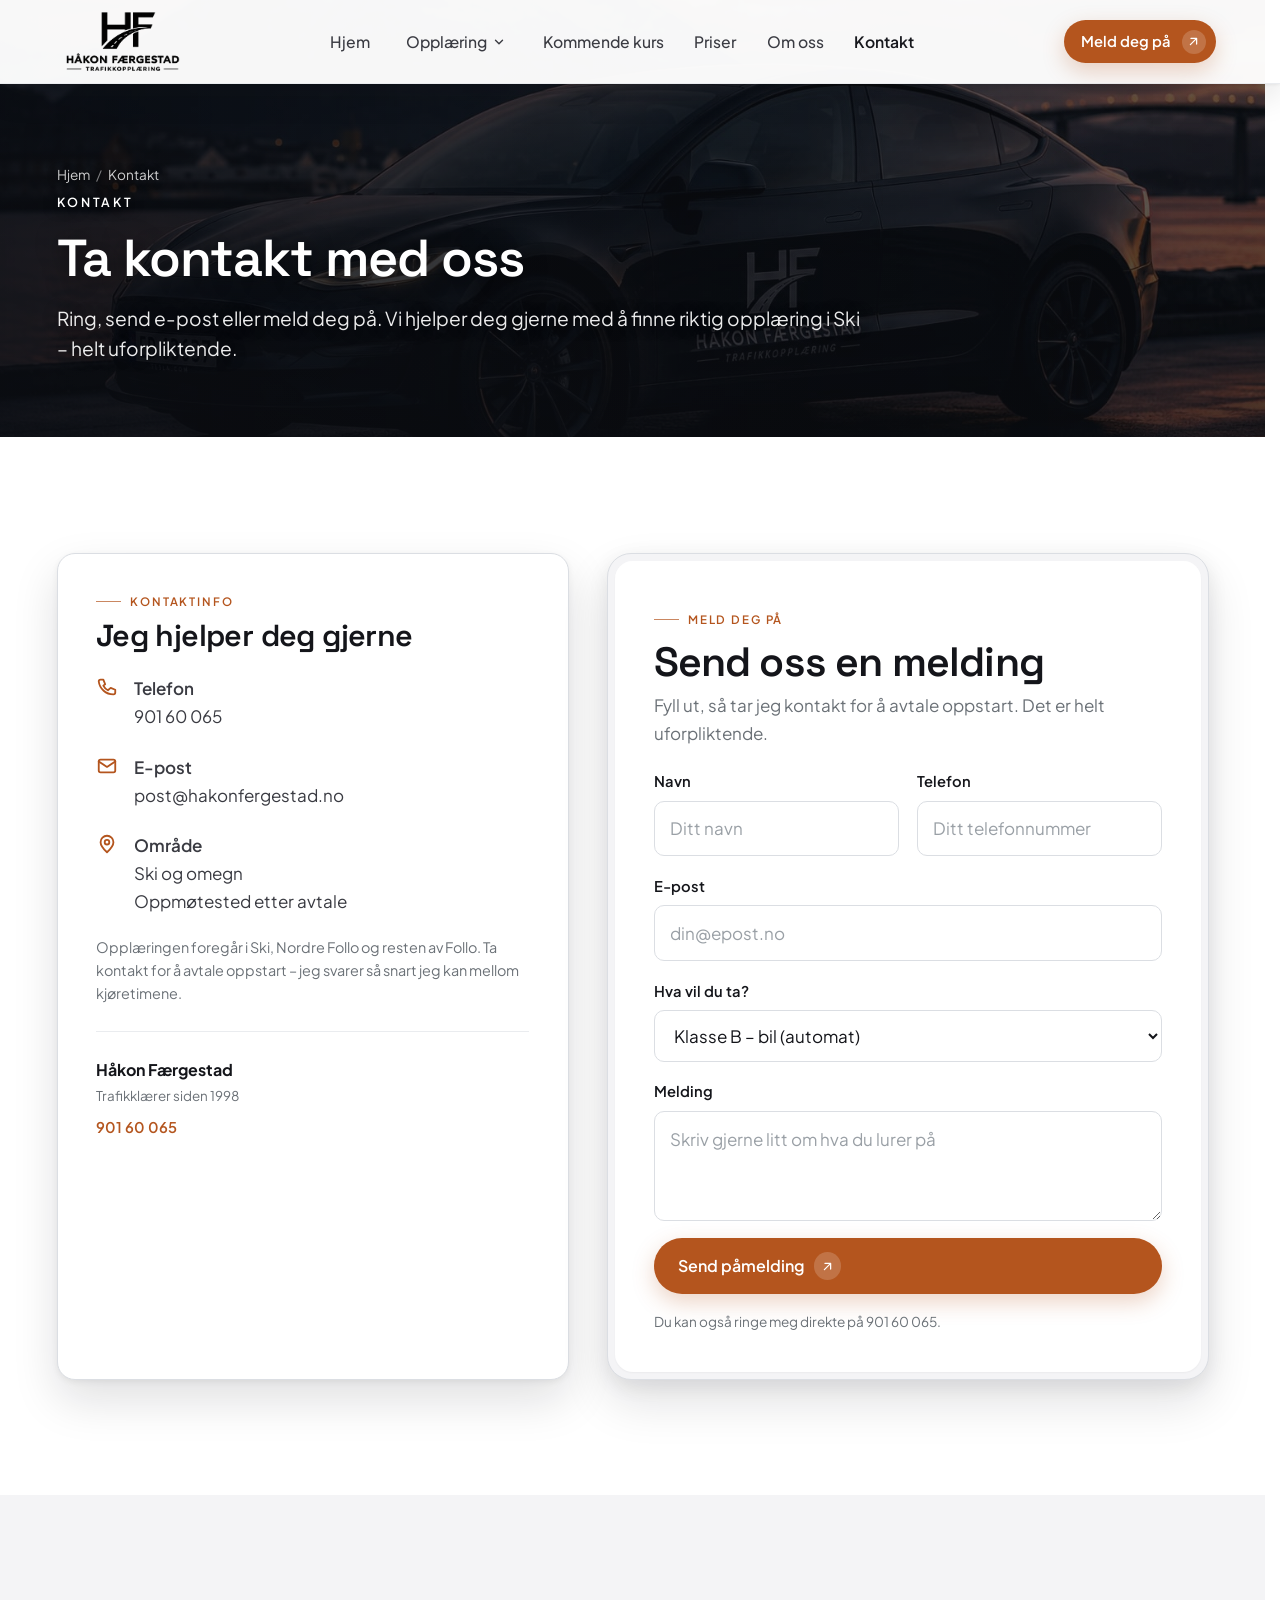
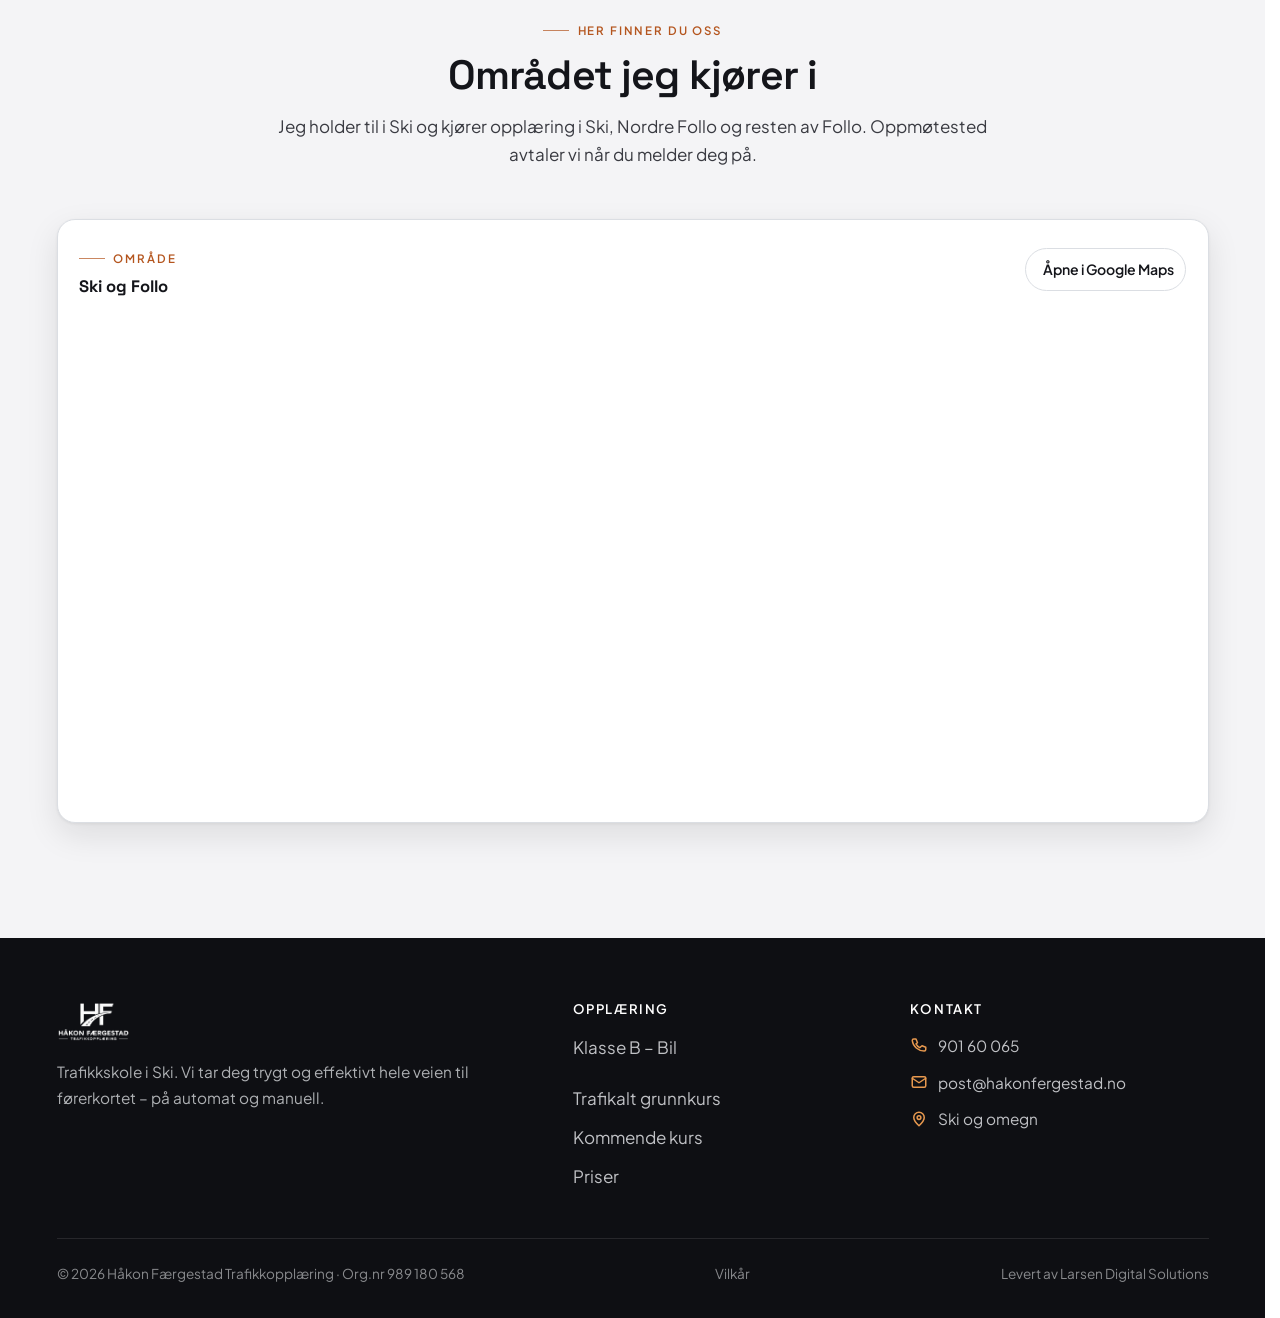
<file: kontakt.html>
<!DOCTYPE html>
<html lang="nb">
<head>
  <meta charset="UTF-8">
  <meta name="viewport" content="width=device-width, initial-scale=1">
  <script>document.documentElement.classList.add('js')</script>
  <title>Kontakt – Håkon Færgestad Trafikkopplæring i Ski</title>
  <meta name="description" content="Kontakt Håkon Færgestad Trafikkopplæring i Ski. Ring 901 60 065, send e-post til post@hakonfergestad.no, eller meld deg på. Adresse: Ski og omegn.">
  <link rel="canonical" href="https://hakonfergestad.no/kontakt.html">
  <meta name="theme-color" content="#0E0F13">
  <link rel="icon" type="image/png" href="img/favicon.png">
  <link rel="apple-touch-icon" href="img/favicon.png">
  <meta property="og:type" content="website">
  <meta property="og:site_name" content="Håkon Færgestad Trafikkopplæring">
  <meta property="og:locale" content="nb_NO">
  <meta property="og:title" content="Kontakt – Håkon Færgestad Trafikkopplæring">
  <meta property="og:description" content="Ring 901 60 065 eller meld deg på. Håkon Færgestad Trafikkopplæring i Ski.">
  <meta property="og:url" content="https://hakonfergestad.no/kontakt.html">
  <meta property="og:image" content="https://hakonfergestad.no/img/og.jpg">
  <meta name="twitter:card" content="summary_large_image">
  <meta name="twitter:title" content="Kontakt – Håkon Færgestad Trafikkopplæring">
  <meta name="twitter:description" content="Ring 901 60 065 eller meld deg på. Håkon Færgestad Trafikkopplæring i Ski.">
  <meta name="twitter:image" content="https://hakonfergestad.no/img/og.jpg">
  <link rel="stylesheet" href="css/styles.css?v=41">
  <script type="application/ld+json">{"@context":"https://schema.org","@type":"BreadcrumbList","itemListElement":[{"@type":"ListItem","position":1,"name":"Hjem","item":"https://hakonfergestad.no/"},{"@type":"ListItem","position":2,"name":"Kontakt","item":"https://hakonfergestad.no/kontakt.html"}]}</script>
  <style>
    .kontakt { display: grid; gap: clamp(1.6rem, 3vw, 2.4rem); align-items: stretch; }
    @media (min-width: 940px) { .kontakt { grid-template-columns: .92fr 1.08fr; } }
    .kc-card { display: flex; flex-direction: column; padding: clamp(1.7rem, 3vw, 2.4rem); }
    .kc-card h2 { font-size: clamp(1.5rem, 2.4vw, 1.9rem); }
    .kc-teachers { display: grid; gap: 1rem; margin-top: 1.6rem; padding-top: 1.6rem; border-top: 1px solid var(--hairline-soft); }
    @media (min-width: 540px) { .kc-teachers { grid-template-columns: 1fr 1fr; } }
    .kc-teacher b { display: block; font-size: 1rem; }
    .kc-teacher span { display: block; font-size: .84rem; color: var(--muted); margin: .1rem 0 .3rem; }
    .kc-teacher a { font-weight: 600; font-size: .92rem; color: var(--accent); }
    .map-card { display: flex; flex-direction: column; background: var(--surface); border: 1px solid var(--hairline); border-radius: var(--r-card); box-shadow: var(--shadow-sm); overflow: hidden; }
    .map-card__head { display: flex; align-items: center; justify-content: space-between; gap: 1rem; padding: 1.1rem 1.35rem; }
    .map-card__head b { display: block; font-family: var(--font-display); font-size: 1.04rem; margin-top: .35rem; }
    .map-card .map { border: 0; border-radius: 0; box-shadow: none; aspect-ratio: 16 / 7; }
  </style>
</head>
<body>
  <a href="#hovedinnhold" class="skip-link">Hopp til innhold</a>

  <!-- ===================== NAV ===================== -->
  <header class="nav">
    <div class="container nav__inner">
      <a class="brand" href="index.html" aria-label="Håkon Færgestad Trafikkopplæring, forside"><img decoding="async" class="brand__logo" src="img/logo-hvit.png" alt="Håkon Færgestad Trafikkopplæring"></a>
      <nav class="nav__links" aria-label="Hovedmeny">
        <a href="index.html">Hjem</a>
        <div class="has-dd">
          <button class="dd__btn" aria-haspopup="true" aria-expanded="false">Opplæring
            <svg viewBox="0 0 24 24" fill="none" stroke="currentColor" stroke-width="2.4" stroke-linecap="round" stroke-linejoin="round" aria-hidden="true"><path d="m6 9 6 6 6-6"/></svg>
          </button>
          <div class="dd__panel" role="menu">
            <a href="klasse-b.html" role="menuitem"><span class="dd__ic"><svg viewBox="0 0 24 24" fill="none" stroke="currentColor" stroke-width="2" stroke-linecap="round" stroke-linejoin="round"><path d="M5 13l1.5-4.5A2 2 0 0 1 8.4 7h7.2a2 2 0 0 1 1.9 1.5L19 13M5 13h14v4H5z"/><circle cx="8" cy="17" r="1.4"/><circle cx="16" cy="17" r="1.4"/></svg></span><span><b>Klasse B – Bil</b><span>Manuell eller automat</span></span></a>
            <a href="trafikalt-grunnkurs.html" role="menuitem"><span class="dd__ic"><svg viewBox="0 0 24 24" fill="none" stroke="currentColor" stroke-width="2" stroke-linecap="round" stroke-linejoin="round"><path d="M9 11l3 3L22 4"/><path d="M21 12v7a2 2 0 0 1-2 2H5a2 2 0 0 1-2-2V5a2 2 0 0 1 2-2h11"/></svg></span><span><b>Trafikalt grunnkurs</b><span>Obligatorisk førstesteg</span></span></a>
          </div>
        </div>
        <a href="kommende-kurs.html">Kommende kurs</a>
        <a href="priser.html">Priser</a>
        <a href="om-oss.html">Om oss</a>
        <a href="kontakt.html" aria-current="page">Kontakt</a>
      </nav>
      <div class="nav__cta">
        <a class="btn btn--primary" href="#meldpaa">Meld deg på
          <span class="btn__icon" aria-hidden="true"><svg viewBox="0 0 24 24" fill="none" stroke="currentColor" stroke-width="2" stroke-linecap="round" stroke-linejoin="round"><path d="M7 17 17 7M8 7h9v9"/></svg></span>
        </a>
      </div>
      <button class="nav__burger" aria-label="Åpne meny" aria-expanded="false" aria-controls="mobilmeny"><span></span><span></span><span></span></button>
    </div>
  </header>

  <div class="mobile-menu" id="mobilmeny">
    <a class="m-link" href="index.html">Hjem</a>
    <span class="m-link" style="cursor:default;opacity:.7">Opplæring</span>
    <div class="m-sub">
      <a href="klasse-b.html">Klasse B – Bil</a>
      <a href="trafikalt-grunnkurs.html">Trafikalt grunnkurs</a>
    </div>
    <a class="m-link" href="kommende-kurs.html">Kommende kurs</a>
    <a class="m-link" href="priser.html">Priser</a>
    <a class="m-link" href="om-oss.html">Om oss</a>
    <a class="m-link" href="kontakt.html">Kontakt</a>
    <div class="mobile-menu__foot">
      <a class="btn btn--primary btn--block" href="#meldpaa">Meld deg på</a>
    </div>
  </div>

  <main id="hovedinnhold">

    <!-- ===================== SUBHERO ===================== -->
    <section class="subhero">
      <div class="subhero__bg" aria-hidden="true"><img decoding="async" src="img/hf-hero.jpg" alt=""></div>
      <div class="subhero__scrim" aria-hidden="true"></div>
      <span data-nav-sentinel style="position:absolute;top:60px;height:1px;width:1px"></span>
      <div class="container">
        <div class="crumbs"><a href="index.html">Hjem</a><span>/</span> Kontakt</div>
        <span class="eyebrow">Kontakt</span>
        <h1>Ta kontakt med oss</h1>
        <p class="lead">Ring, send e-post eller meld deg på. Vi hjelper deg gjerne med å finne riktig opplæring i Ski – helt uforpliktende.</p>
      </div>
    </section>

    <!-- ===================== SKJEMA + INFO ===================== -->
    <section class="section">
      <div class="container">
        <div class="kontakt">

          <!-- venstre: kontaktinfo -->
          <div class="card kc-card reveal">
            <span class="eyebrow">Kontaktinfo</span>
            <h2 style="margin:.6rem 0 1.3rem">Jeg hjelper deg gjerne</h2>
            <ul class="info-list">
              <li><span class="info-ic"><svg viewBox="0 0 24 24" fill="none" stroke="currentColor" stroke-width="2" stroke-linecap="round" stroke-linejoin="round" aria-hidden="true"><path d="M5 4h3l2 5-2 1.5a11 11 0 0 0 5 5L16 13l5 2v3a2 2 0 0 1-2 2A16 16 0 0 1 3 6a2 2 0 0 1 2-2Z"/></svg></span><span><b>Telefon</b><a href="tel:+4790160065">901 60 065</a></span></li>
              <li><span class="info-ic"><svg viewBox="0 0 24 24" fill="none" stroke="currentColor" stroke-width="2" stroke-linecap="round" stroke-linejoin="round" aria-hidden="true"><rect x="3" y="5" width="18" height="14" rx="2"/><path d="m3 7 9 6 9-6"/></svg></span><span><b>E-post</b><a href="mailto:post@hakonfergestad.no">post@hakonfergestad.no</a></span></li>
              <li><span class="info-ic"><svg viewBox="0 0 24 24" fill="none" stroke="currentColor" stroke-width="2" stroke-linecap="round" stroke-linejoin="round" aria-hidden="true"><path d="M12 21s-7-6.5-7-11a7 7 0 0 1 14 0c0 4.5-7 11-7 11Z"/><circle cx="12" cy="10" r="2.5"/></svg></span><span><b>Område</b><span style="line-height:1.5">Ski og omegn<br>Oppmøtested etter avtale</span></span></li>
            </ul>
            <p class="muted" style="font-size:.9rem;line-height:1.6;margin:1.3rem 0 0">Opplæringen foregår i Ski, Nordre Follo og resten av Follo. Ta kontakt for å avtale oppstart – jeg svarer så snart jeg kan mellom kjøretimene.</p>

            <div class="kc-teachers" style="grid-template-columns:1fr">
              <div class="kc-teacher">
                <b>Håkon Færgestad</b>
                <span>Trafikklærer siden 1998</span>
                <a href="tel:+4790160065">901 60 065</a>
              </div>
            </div>
          </div>

          <!-- høyre: skjema (DEMO – viser kun takk-melding) -->
          <div class="bezel reveal" data-delay="1" id="meldpaa">
            <div class="bezel__inner">
              <span class="eyebrow">Meld deg på</span>
              <h2 style="margin:.7rem 0 .4rem">Send oss en melding</h2>
              <p class="muted" style="margin-bottom:1.4rem">Fyll ut, så tar jeg kontakt for å avtale oppstart. Det er helt uforpliktende.</p>
              <!-- TODO: koble skjema til ekte endepunkt (f.eks. Web3Forms) -->
              <form class="form" data-lead-form novalidate>
                <div class="field--row">
                  <div class="field"><label for="navn">Navn</label><input id="navn" name="navn" type="text" autocomplete="name" required placeholder="Ditt navn"></div>
                  <div class="field"><label for="tlf">Telefon</label><input id="tlf" name="tlf" type="tel" autocomplete="tel" required placeholder="Ditt telefonnummer"></div>
                </div>
                <div class="field"><label for="epost">E-post</label><input id="epost" name="epost" type="email" autocomplete="email" placeholder="din@epost.no"></div>
                <div class="field"><label for="klasse">Hva vil du ta?</label><select id="klasse" name="klasse"><option>Klasse B – bil (automat)</option><option>Klasse B – bil (manuell)</option><option>Trafikalt grunnkurs</option><option>Trafikant i mørket / førstehjelp</option><option>Annet / usikker</option></select></div>
                <div class="field"><label for="melding">Melding</label><textarea id="melding" name="melding" placeholder="Skriv gjerne litt om hva du lurer på"></textarea></div>
                <button class="btn btn--primary btn--lg" type="submit">Send påmelding<span class="btn__icon" aria-hidden="true"><svg viewBox="0 0 24 24" fill="none" stroke="currentColor" stroke-width="2" stroke-linecap="round" stroke-linejoin="round"><path d="M7 17 17 7M8 7h9v9"/></svg></span></button>
                <p class="form__note">Du kan også ringe meg direkte på <a href="tel:+4790160065">901 60 065</a>.</p>
                <p class="form__status" aria-live="polite"></p>
              </form>
            </div>
          </div>

        </div>
      </div>
    </section>

    <!-- ===================== KART ===================== -->
    <section class="section section--soft">
      <div class="container">
        <div class="section-head section-head--center reveal">
          <span class="eyebrow eyebrow--center">Her finner du oss</span>
          <h2>Området jeg kjører i</h2>
          <p class="measure" style="margin:.9rem auto 0">Jeg holder til i Ski og kjører opplæring i Ski, Nordre Follo og resten av Follo. Oppmøtested avtaler vi når du melder deg på.</p>
        </div>
        <div class="map-card reveal">
          <div class="map-card__head">
            <div><span class="eyebrow">Område</span><b>Ski og Follo</b></div>
            <a class="btn btn--ghost btn--sm" href="https://www.google.com/maps/search/?api=1&query=Ski,+Akershus" target="_blank" rel="noopener">Åpne i Google Maps</a>
          </div>
          <div class="map"><iframe title="Kart – Ski og Follo" loading="lazy" referrerpolicy="no-referrer-when-downgrade" src="https://www.google.com/maps?q=Ski,%20Akershus&output=embed"></iframe></div>
        </div>
      </div>
    </section>

  </main>

  <!-- ===================== FOOTER ===================== -->
  <footer class="footer">
    <div class="container">
      <div class="footer__grid">
        <div>
          <a class="brand" href="index.html" aria-label="Håkon Færgestad Trafikkopplæring, forside"><img decoding="async" class="brand__logo" src="img/logo-hvit.png" style="height:40px;width:auto;background:none;padding:0;border:0;border-radius:0;box-shadow:none" alt="Håkon Færgestad Trafikkopplæring"></a>
          <p class="footer__about">Trafikkskole i Ski. Vi tar deg trygt og effektivt hele veien til førerkortet – på automat og manuell.</p>
        </div>
        <div>
          <h4>Opplæring</h4>
          <ul>
            <li><a href="klasse-b.html">Klasse B – Bil</a></li>
            <li></li>
            <li><a href="trafikalt-grunnkurs.html">Trafikalt grunnkurs</a></li>
            <li><a href="kommende-kurs.html">Kommende kurs</a></li>
            <li><a href="priser.html">Priser</a></li>
          </ul>
        </div>
        <div>
          <h4>Kontakt</h4>
          <ul class="footer__contact">
            <li><svg viewBox="0 0 24 24" fill="none" stroke="currentColor" stroke-width="2" stroke-linecap="round" stroke-linejoin="round" aria-hidden="true"><path d="M5 4h3l2 5-2 1.5a11 11 0 0 0 5 5L16 13l5 2v3a2 2 0 0 1-2 2A16 16 0 0 1 3 6a2 2 0 0 1 2-2Z"/></svg><a href="tel:+4790160065">901 60 065</a></li><li><svg viewBox="0 0 24 24" fill="none" stroke="currentColor" stroke-width="2" stroke-linecap="round" stroke-linejoin="round" aria-hidden="true"><rect x="3" y="5" width="18" height="14" rx="2"/><path d="m3 7 9 6 9-6"/></svg><a href="mailto:post@hakonfergestad.no">post@hakonfergestad.no</a></li>
            <li><svg viewBox="0 0 24 24" fill="none" stroke="currentColor" stroke-width="2" stroke-linecap="round" stroke-linejoin="round" aria-hidden="true"><path d="M12 21s-7-6.5-7-11a7 7 0 0 1 14 0c0 4.5-7 11-7 11Z"/><circle cx="12" cy="10" r="2.5"/></svg><span style="line-height:1.6">Ski og omegn</span></li>
          </ul>
        </div>
      </div>
      <div class="footer__bar">
        <span>© <span data-year>2026</span> Håkon Færgestad Trafikkopplæring · Org.nr 989 180 568</span>
        <a href="vilkar.html">Vilkår</a>
        <span>Levert av Larsen Digital Solutions</span>
      </div>
    </div>
  </footer>

  <div class="mbar">
    <a class="btn btn--ghost" href="tel:+4790160065">Ring oss</a>
    <a class="btn btn--primary" href="#meldpaa">Meld deg på</a>
  </div>

  <script src="js/main.js?v=13" defer></script>
</body>
</html>
</file>
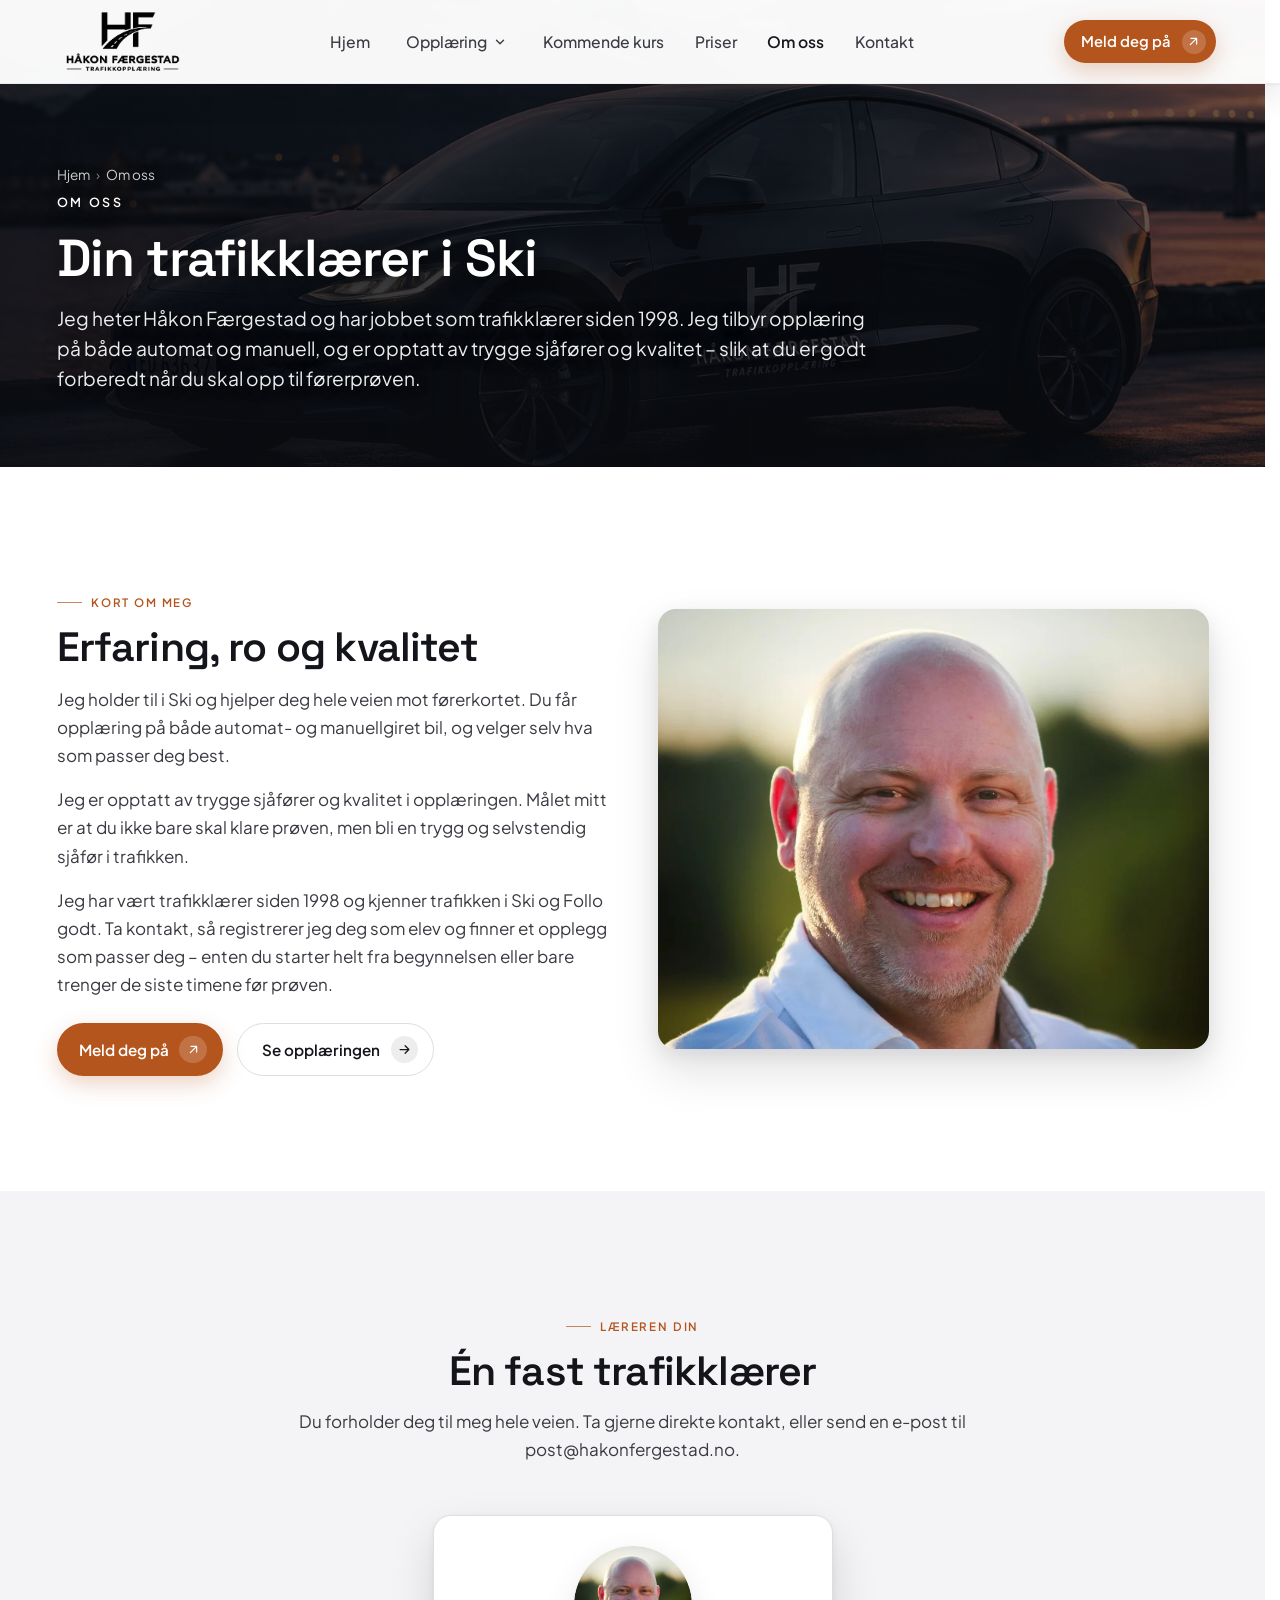
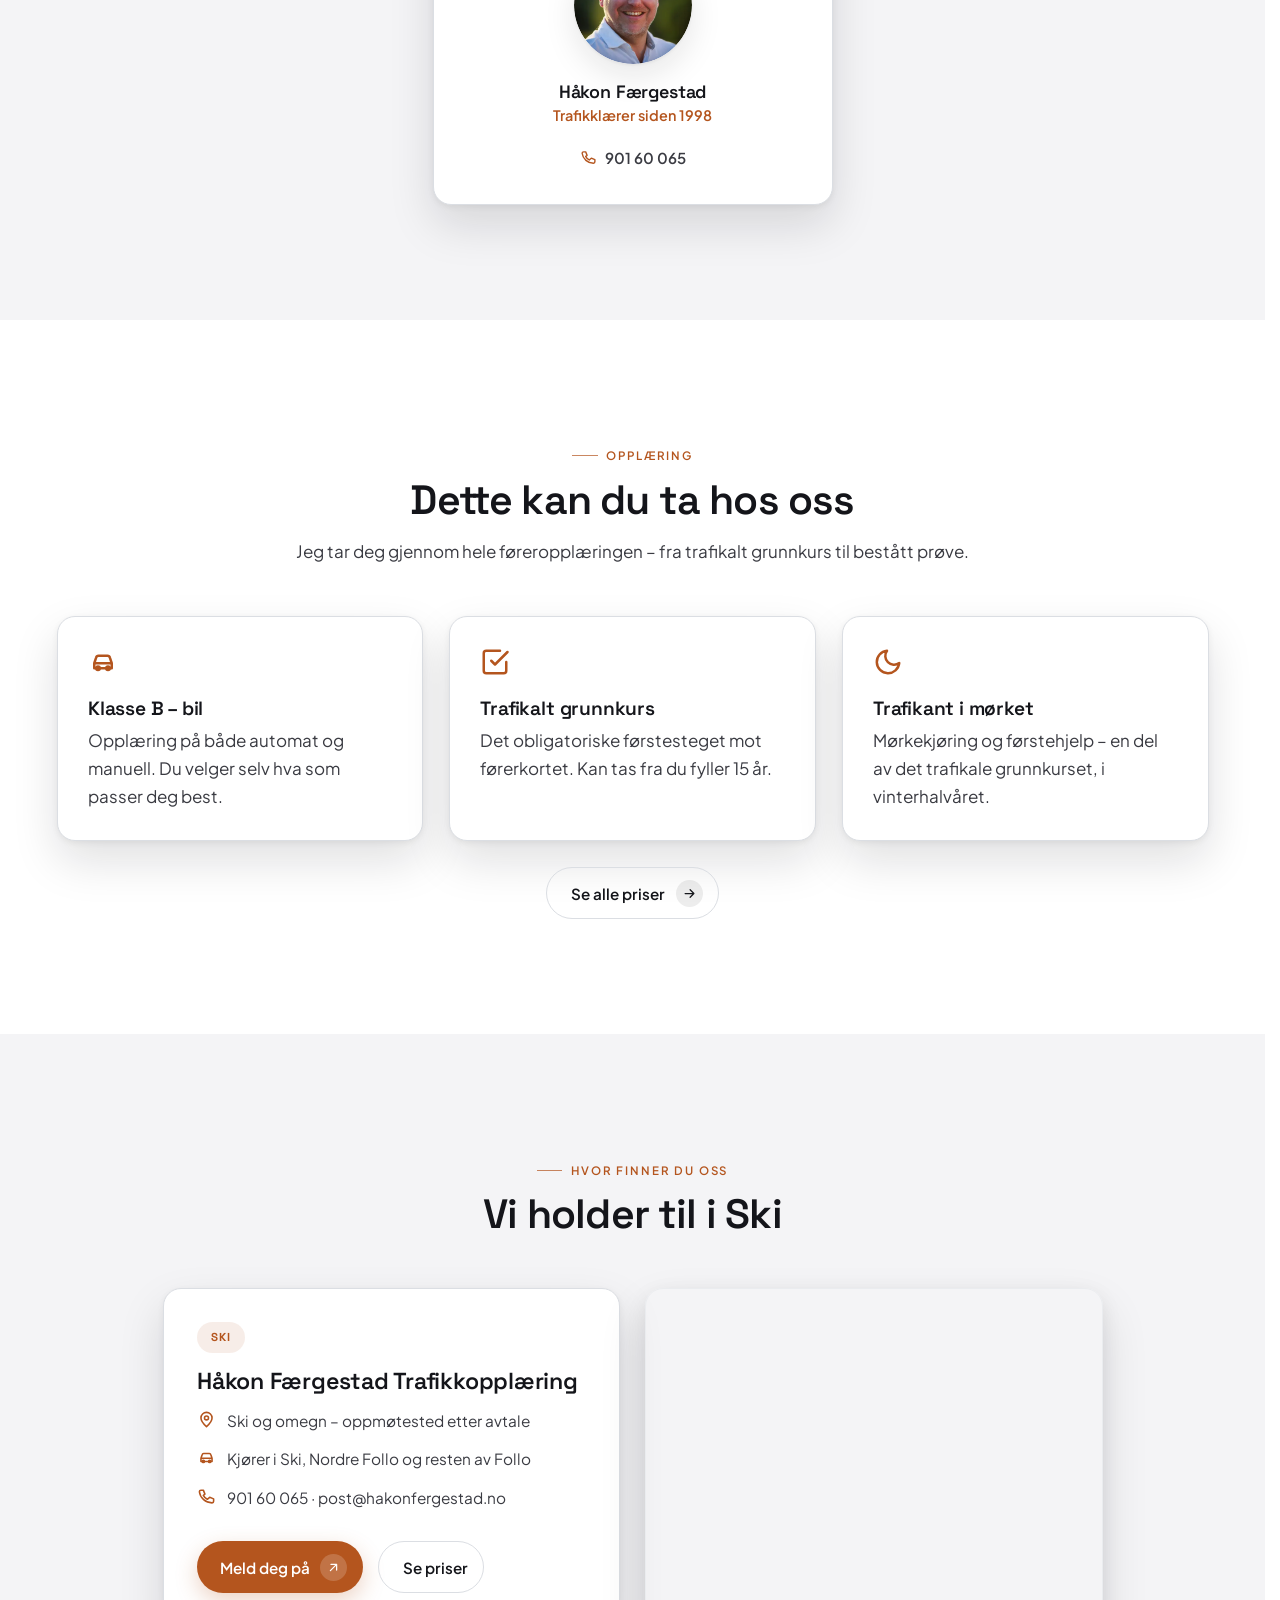
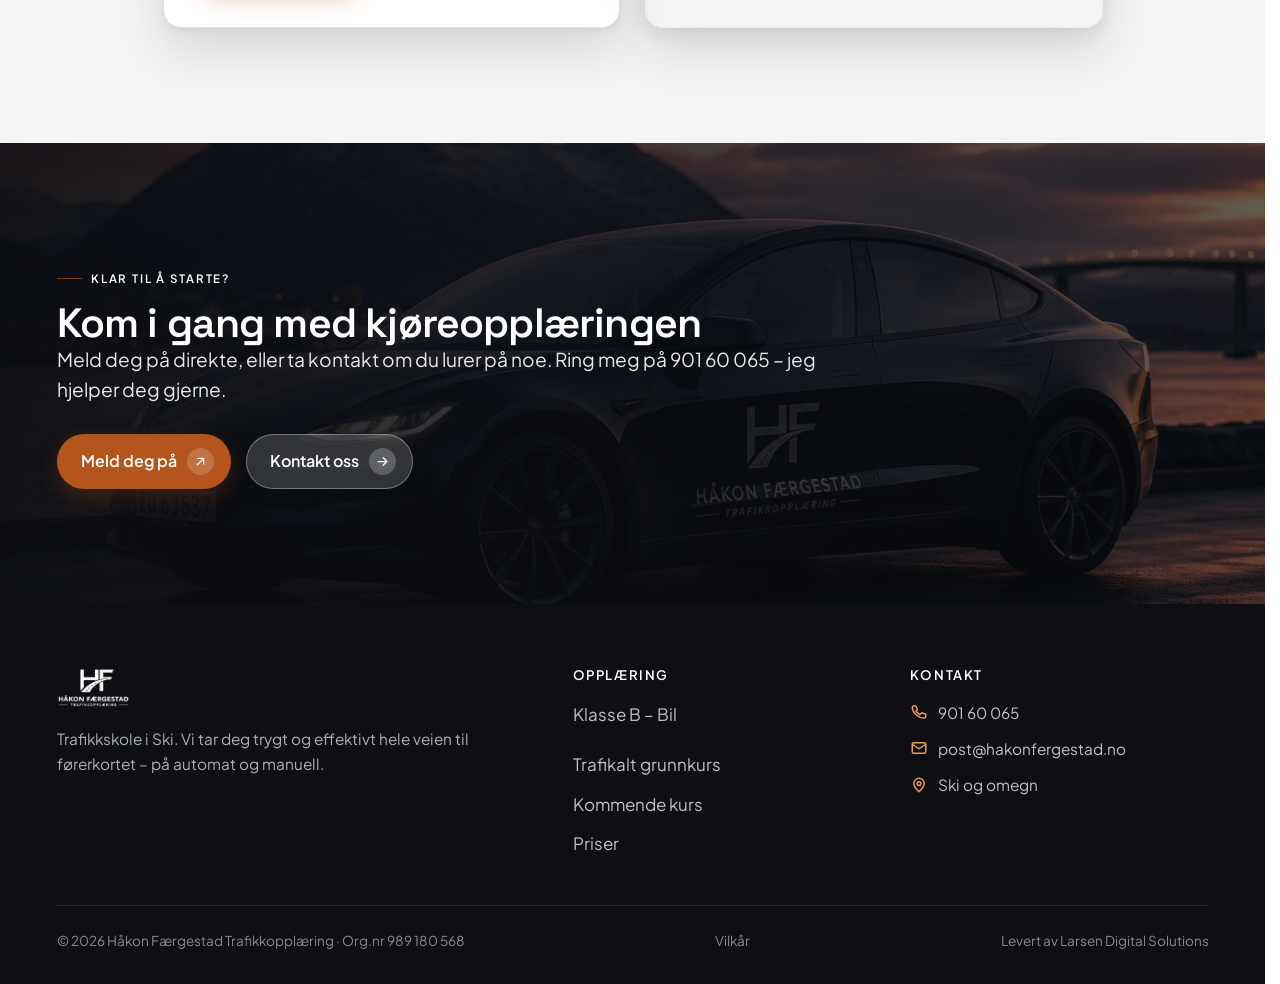
<file: om-oss.html>
<!DOCTYPE html>
<html lang="nb">
<head>
  <meta charset="UTF-8">
  <meta name="viewport" content="width=device-width, initial-scale=1">
  <script>document.documentElement.classList.add('js')</script>
  <title>Om oss – Håkon Færgestad Trafikkopplæring i Ski</title>
  <meta name="description" content="Bli kjent med Håkon Færgestad Trafikkopplæring i Ski. Opplæring på automat og manuell, med trafikklærere som er opptatt av trygge sjåfører og kvalitet slik at du består førerprøven på første forsøk.">
  <link rel="canonical" href="https://hakonfergestad.no/om-oss.html">
  <meta name="theme-color" content="#0E0F13">
  <link rel="icon" type="image/png" href="img/favicon.png">
  <link rel="apple-touch-icon" href="img/favicon.png">
  <meta property="og:type" content="website">
  <meta property="og:site_name" content="Håkon Færgestad Trafikkopplæring">
  <meta property="og:locale" content="nb_NO">
  <meta property="og:title" content="Om oss – Håkon Færgestad Trafikkopplæring i Ski">
  <meta property="og:description" content="Trafikkskole i Ski. Opplæring på automat og manuell, med fokus på trygge sjåfører og kvalitet i opplæringen.">
  <meta property="og:url" content="https://hakonfergestad.no/om-oss.html">
  <meta property="og:image" content="https://hakonfergestad.no/img/og.jpg">
  <meta name="twitter:card" content="summary_large_image">
  <meta name="twitter:title" content="Om oss – Håkon Færgestad Trafikkopplæring i Ski">
  <meta name="twitter:description" content="Trafikkskole i Ski. Opplæring på automat og manuell – trygge sjåfører og kvalitet i opplæringen.">
  <meta name="twitter:image" content="https://hakonfergestad.no/img/og.jpg">
  <meta name="geo.region" content="NO-02">
  <meta name="geo.placename" content="Ski">
  <link rel="stylesheet" href="css/styles.css?v=41">
  <script type="application/ld+json">{"@context":"https://schema.org","@type":"BreadcrumbList","itemListElement":[{"@type":"ListItem","position":1,"name":"Hjem","item":"https://hakonfergestad.no/"},{"@type":"ListItem","position":2,"name":"Om oss","item":"https://hakonfergestad.no/om-oss.html"}]}</script>
  <style>
    .ploc { display: grid; gap: clamp(1.1rem, 2vw, 1.6rem); }
    @media (min-width: 760px) { .ploc { grid-template-columns: 1fr 1fr; } }
    .loc-card { display: flex; flex-direction: column; padding: clamp(1.6rem, 3vw, 2.1rem); }
    .loc-card__tag { display: inline-flex; align-self: flex-start; font-family: var(--font-display); font-weight: 700; font-size: .72rem; letter-spacing: .1em; text-transform: uppercase; color: var(--accent); background: rgba(180,85,30,.1); padding: .36rem .85rem; border-radius: 999px; margin-bottom: 1rem; }
    .loc-card h3 { font-size: 1.45rem; margin-bottom: .9rem; }
    .loc-list { list-style: none; padding: 0; margin: 0 0 1.4rem; display: grid; gap: .8rem; }
    .loc-list li { display: flex; gap: .7rem; align-items: flex-start; font-size: .96rem; color: var(--ink-2); }
    .loc-list svg { flex: none; width: 19px; height: 19px; color: var(--accent); margin-top: 2px; }
    .loc-card .btn-row { margin-top: auto; }
    .team { text-align: center; align-items: center; padding: clamp(1.5rem, 2.6vw, 1.9rem); }
    .team__avatar { width: 74px; height: 74px; border-radius: 50%; display: grid; place-items: center; margin: 0 auto 1.1rem; background: linear-gradient(135deg, var(--accent), var(--brand)); color: #fff; font-family: var(--font-display); font-weight: 700; font-size: 1.5rem; letter-spacing: .02em; box-shadow: var(--shadow-sm); }
    .team h3 { font-size: 1.12rem; margin-bottom: .2rem; }
    .team__role { color: var(--accent); font-weight: 600; font-size: .9rem; margin: 0 0 1.1rem; }
    .team__tel { display: inline-flex; align-items: center; gap: .5rem; font-weight: 600; font-size: .94rem; color: var(--ink-2); }
    .team__tel svg { width: 17px; height: 17px; color: var(--accent); flex: none; }
    .team__tel:hover { color: var(--brand); }
  </style>
</head>
<body>
  <a href="#hovedinnhold" class="skip-link">Hopp til innhold</a>

  <!-- ===================== NAV ===================== -->
  <header class="nav">
    <div class="container nav__inner">
      <a class="brand" href="index.html" aria-label="Håkon Færgestad Trafikkopplæring, forside"><img decoding="async" class="brand__logo" src="img/logo-hvit.png" alt="Håkon Færgestad Trafikkopplæring"></a>
      <nav class="nav__links" aria-label="Hovedmeny">
        <a href="index.html">Hjem</a>
        <div class="has-dd">
          <button class="dd__btn" aria-haspopup="true" aria-expanded="false">Opplæring
            <svg viewBox="0 0 24 24" fill="none" stroke="currentColor" stroke-width="2.4" stroke-linecap="round" stroke-linejoin="round" aria-hidden="true"><path d="m6 9 6 6 6-6"/></svg>
          </button>
          <div class="dd__panel" role="menu">
            <a href="klasse-b.html" role="menuitem"><span class="dd__ic"><svg viewBox="0 0 24 24" fill="none" stroke="currentColor" stroke-width="2" stroke-linecap="round" stroke-linejoin="round"><path d="M5 13l1.5-4.5A2 2 0 0 1 8.4 7h7.2a2 2 0 0 1 1.9 1.5L19 13M5 13h14v4H5z"/><circle cx="8" cy="17" r="1.4"/><circle cx="16" cy="17" r="1.4"/></svg></span><span><b>Klasse B – Bil</b><span>Manuell eller automat</span></span></a>
            <a href="trafikalt-grunnkurs.html" role="menuitem"><span class="dd__ic"><svg viewBox="0 0 24 24" fill="none" stroke="currentColor" stroke-width="2" stroke-linecap="round" stroke-linejoin="round"><path d="M9 11l3 3L22 4"/><path d="M21 12v7a2 2 0 0 1-2 2H5a2 2 0 0 1-2-2V5a2 2 0 0 1 2-2h11"/></svg></span><span><b>Trafikalt grunnkurs</b><span>Obligatorisk førstesteg</span></span></a>
          </div>
        </div>
        <a href="kommende-kurs.html">Kommende kurs</a>
        <a href="priser.html">Priser</a>
        <a href="om-oss.html" aria-current="page">Om oss</a>
        <a href="kontakt.html">Kontakt</a>
      </nav>
      <div class="nav__cta">
        <a class="btn btn--primary" href="kontakt.html">Meld deg på
          <span class="btn__icon" aria-hidden="true"><svg viewBox="0 0 24 24" fill="none" stroke="currentColor" stroke-width="2" stroke-linecap="round" stroke-linejoin="round"><path d="M7 17 17 7M8 7h9v9"/></svg></span>
        </a>
      </div>
      <button class="nav__burger" aria-label="Åpne meny" aria-expanded="false" aria-controls="mobilmeny"><span></span><span></span><span></span></button>
    </div>
  </header>

  <div class="mobile-menu" id="mobilmeny">
    <a class="m-link" href="index.html">Hjem</a>
    <span class="m-link" style="cursor:default;opacity:.7">Opplæring</span>
    <div class="m-sub">
      <a href="klasse-b.html">Klasse B – Bil</a>
      <a href="trafikalt-grunnkurs.html">Trafikalt grunnkurs</a>
    </div>
    <a class="m-link" href="kommende-kurs.html">Kommende kurs</a>
    <a class="m-link" href="priser.html">Priser</a>
    <a class="m-link" href="om-oss.html">Om oss</a>
    <a class="m-link" href="kontakt.html">Kontakt</a>
    <div class="mobile-menu__foot">
      <a class="btn btn--primary btn--block" href="kontakt.html">Meld deg på</a>
    </div>
  </div>

  <main id="hovedinnhold">

    <!-- ===================== SUBHERO ===================== -->
    <section class="subhero">
      <div class="subhero__bg" aria-hidden="true"><img decoding="async" src="img/hf-hero.jpg" alt="" width="1920" height="900"></div>
      <div class="subhero__scrim" aria-hidden="true"></div>
      <span data-nav-sentinel style="position:absolute;top:60px;height:1px;width:1px"></span>
      <div class="container">
        <nav class="crumbs" aria-label="Brødsmuler"><a href="index.html">Hjem</a><span>›</span> Om oss</nav>
        <span class="eyebrow">Om oss</span>
        <h1 style="margin-top:1rem">Din trafikklærer i Ski</h1>
        <p class="lead">Jeg heter Håkon Færgestad og har jobbet som trafikklærer siden 1998. Jeg tilbyr opplæring på både automat og manuell, og er opptatt av trygge sjåfører og kvalitet – slik at du er godt forberedt når du skal opp til førerprøven.</p>
      </div>
    </section>

    <!-- ===================== KORT OM SKOLEN ===================== -->
    <section class="section">
      <div class="container">
        <div class="split reveal">
          <div class="prose">
            <span class="eyebrow">Kort om meg</span>
            <h2 style="margin:.8rem 0 1rem">Erfaring, ro og kvalitet</h2>
            <p>Jeg holder til i Ski og hjelper deg hele veien mot førerkortet. Du får opplæring på både automat- og manuellgiret bil, og velger selv hva som passer deg best.</p>
            <p>Jeg er opptatt av trygge sjåfører og kvalitet i opplæringen. Målet mitt er at du ikke bare skal klare prøven, men bli en trygg og selvstendig sjåfør i trafikken.</p>
            <p>Jeg har vært trafikklærer siden 1998 og kjenner trafikken i Ski og Follo godt. Ta kontakt, så registrerer jeg deg som elev og finner et opplegg som passer deg – enten du starter helt fra begynnelsen eller bare trenger de siste timene før prøven.</p>
            <div class="btn-row" style="margin-top:1.6rem">
              <a class="btn btn--primary" href="kontakt.html">Meld deg på<span class="btn__icon" aria-hidden="true"><svg viewBox="0 0 24 24" fill="none" stroke="currentColor" stroke-width="2" stroke-linecap="round" stroke-linejoin="round"><path d="M7 17 17 7M8 7h9v9"/></svg></span></a>
              <a class="btn btn--ghost" href="klasse-b.html">Se opplæringen<span class="btn__icon" aria-hidden="true"><svg viewBox="0 0 24 24" fill="none" stroke="currentColor" stroke-width="2" stroke-linecap="round" stroke-linejoin="round"><path d="M5 12h14M13 6l6 6-6 6"/></svg></span></a>
            </div>
          </div>
          <div class="split__media"><img decoding="async" src="img/hakon-stor.webp" alt="Håkon Færgestad, trafikklærer i Ski" loading="lazy" width="900" height="900" style="object-position:50% 22%"></div>
        </div>
      </div>
    </section>

    <!-- ===================== VÅRE TRAFIKKLÆRERE ===================== -->
    <section class="section section--soft" id="ansatte">
      <div class="container">
        <div class="section-head section-head--center reveal">
          <span class="eyebrow eyebrow--center">Læreren din</span>
          <h2>Én fast trafikklærer</h2>
          <p class="measure" style="margin:.9rem auto 0">Du forholder deg til meg hele veien. Ta gjerne direkte kontakt, eller send en e-post til <a href="mailto:post@hakonfergestad.no">post@hakonfergestad.no</a>.</p>
        </div>
        <div class="reveal" style="max-width:400px;margin-inline:auto">
          <article class="card team">
            <span class="team__avatar" style="width:118px;height:118px;padding:0;overflow:hidden;background:none"><img decoding="async" src="img/hakon.webp" alt="Håkon Færgestad, trafikklærer" width="118" height="118" style="width:100%;height:100%;object-fit:cover;border-radius:50%"></span>
            <h3>Håkon Færgestad</h3>
            <p class="team__role">Trafikklærer siden 1998</p>
            <a class="team__tel" href="tel:+4790160065"><svg viewBox="0 0 24 24" fill="none" stroke="currentColor" stroke-width="2" stroke-linecap="round" stroke-linejoin="round" aria-hidden="true"><path d="M5 4h3l2 5-2 1.5a11 11 0 0 0 5 5L16 13l5 2v3a2 2 0 0 1-2 2A16 16 0 0 1 3 6a2 2 0 0 1 2-2Z"/></svg>901 60 065</a>
          </article>
        </div>
      </div>
    </section>

    <!-- ===================== HVA VI TILBYR ===================== -->
    <section class="section">
      <div class="container">
        <div class="section-head section-head--center reveal">
          <span class="eyebrow eyebrow--center">Opplæring</span>
          <h2>Dette kan du ta hos oss</h2>
          <p class="measure" style="margin:.9rem auto 0">Jeg tar deg gjennom hele føreropplæringen – fra trafikalt grunnkurs til bestått prøve.</p>
        </div>
        <div class="grid grid-3">
          <div class="card reveal" style="padding:1.9rem">
            <span style="color:var(--accent);display:inline-flex"><svg width="30" height="30" viewBox="0 0 24 24" fill="none" stroke="currentColor" stroke-width="2" stroke-linecap="round" stroke-linejoin="round" aria-hidden="true"><path d="M5 13l1.5-4.5A2 2 0 0 1 8.4 7h7.2a2 2 0 0 1 1.9 1.5L19 13M5 13h14v4H5z"/><circle cx="8" cy="17" r="1.4"/><circle cx="16" cy="17" r="1.4"/></svg></span>
            <h3 style="margin:.9rem 0 .4rem;font-size:1.2rem">Klasse B – bil</h3>
            <p>Opplæring på både automat og manuell. Du velger selv hva som passer deg best.</p>
          </div>
          <div class="card reveal" data-delay="1" style="padding:1.9rem">
            <span style="color:var(--accent);display:inline-flex"><svg width="30" height="30" viewBox="0 0 24 24" fill="none" stroke="currentColor" stroke-width="2" stroke-linecap="round" stroke-linejoin="round" aria-hidden="true"><path d="M9 11l3 3L22 4"/><path d="M21 12v7a2 2 0 0 1-2 2H5a2 2 0 0 1-2-2V5a2 2 0 0 1 2-2h11"/></svg></span>
            <h3 style="margin:.9rem 0 .4rem;font-size:1.2rem">Trafikalt grunnkurs</h3>
            <p>Det obligatoriske førstesteget mot førerkortet. Kan tas fra du fyller 15 år.</p>
          </div>
          <div class="card reveal" data-delay="2" style="padding:1.9rem">
            <span style="color:var(--accent);display:inline-flex"><svg width="30" height="30" viewBox="0 0 24 24" fill="none" stroke="currentColor" stroke-width="2" stroke-linecap="round" stroke-linejoin="round" aria-hidden="true"><path d="M21 12.79A9 9 0 1 1 11.21 3 7 7 0 0 0 21 12.79Z"/></svg></span>
            <h3 style="margin:.9rem 0 .4rem;font-size:1.2rem">Trafikant i mørket</h3>
            <p>Mørkekjøring og førstehjelp – en del av det trafikale grunnkurset, i vinterhalvåret.</p>
          </div>
        </div>
        <div class="center reveal" style="margin-top:1.6rem">
          <a class="btn btn--ghost" href="priser.html">Se alle priser<span class="btn__icon" aria-hidden="true"><svg viewBox="0 0 24 24" fill="none" stroke="currentColor" stroke-width="2" stroke-linecap="round" stroke-linejoin="round"><path d="M5 12h14M13 6l6 6-6 6"/></svg></span></a>
        </div>
      </div>
    </section>

    <!-- ===================== STED ===================== -->
    <section class="section section--soft">
      <div class="container">
        <div class="section-head section-head--center reveal">
          <span class="eyebrow eyebrow--center">Hvor finner du oss</span>
          <h2>Vi holder til i Ski</h2>
        </div>
        <div class="ploc reveal" style="max-width:940px;margin-inline:auto;align-items:stretch">
          <article class="card loc-card">
            <span class="loc-card__tag">Ski</span>
            <h3>Håkon Færgestad Trafikkopplæring</h3>
            <ul class="loc-list">
              <li><svg viewBox="0 0 24 24" fill="none" stroke="currentColor" stroke-width="2" stroke-linecap="round" stroke-linejoin="round" aria-hidden="true"><path d="M12 21s-7-6.5-7-11a7 7 0 0 1 14 0c0 4.5-7 11-7 11Z"/><circle cx="12" cy="10" r="2.5"/></svg><span>Ski og omegn – oppmøtested etter avtale</span></li>
              <li><svg viewBox="0 0 24 24" fill="none" stroke="currentColor" stroke-width="2" stroke-linecap="round" stroke-linejoin="round" aria-hidden="true"><path d="M5 13l1.5-4.5A2 2 0 0 1 8.4 7h7.2a2 2 0 0 1 1.9 1.5L19 13M5 13h14v4H5z"/><circle cx="8" cy="17" r="1.4"/><circle cx="16" cy="17" r="1.4"/></svg><span>Kjører i Ski, Nordre Follo og resten av Follo</span></li>
              <li><svg viewBox="0 0 24 24" fill="none" stroke="currentColor" stroke-width="2" stroke-linecap="round" stroke-linejoin="round" aria-hidden="true"><path d="M5 4h3l2 5-2 1.5a11 11 0 0 0 5 5L16 13l5 2v3a2 2 0 0 1-2 2A16 16 0 0 1 3 6a2 2 0 0 1 2-2Z"/></svg><span><a href="tel:+4790160065">901 60 065</a> · <a href="mailto:post@hakonfergestad.no">post@hakonfergestad.no</a></span></li>
            </ul>
            <div class="btn-row">
              <a class="btn btn--primary" href="kontakt.html">Meld deg på<span class="btn__icon" aria-hidden="true"><svg viewBox="0 0 24 24" fill="none" stroke="currentColor" stroke-width="2" stroke-linecap="round" stroke-linejoin="round"><path d="M7 17 17 7M8 7h9v9"/></svg></span></a>
              <a class="btn btn--ghost" href="priser.html">Se priser</a>
            </div>
          </article>
          <div class="map" style="aspect-ratio:auto;min-height:340px">
            <iframe title="Kart – Ski og Follo" loading="lazy" referrerpolicy="no-referrer-when-downgrade" src="https://www.google.com/maps?q=Ski,%20Akershus,%20Norge&output=embed"></iframe>
          </div>
        </div>
      </div>
    </section>

    <!-- ===================== CTA-BAND ===================== -->
    <section class="cta-band section reveal">
      <div class="cta-band__bg" aria-hidden="true"><img decoding="async" src="img/hf-hero.jpg" alt="" width="1920" height="900" loading="lazy"></div>
      <div class="cta-band__scrim" aria-hidden="true"></div>
      <div class="container">
        <span class="eyebrow" style="color:#fff">Klar til å starte?</span>
        <h2 style="margin-top:.8rem">Kom i gang med kjøreopplæringen</h2>
        <p class="lead" style="max-width:56ch">Meld deg på direkte, eller ta kontakt om du lurer på noe. Ring meg på 901 60 065 – jeg hjelper deg gjerne.</p>
        <div class="btn-row" style="margin-top:1.8rem">
          <a class="btn btn--primary btn--lg" href="kontakt.html">Meld deg på
            <span class="btn__icon" aria-hidden="true"><svg viewBox="0 0 24 24" fill="none" stroke="currentColor" stroke-width="2" stroke-linecap="round" stroke-linejoin="round"><path d="M7 17 17 7M8 7h9v9"/></svg></span>
          </a>
          <a class="btn btn--glass btn--lg" href="kontakt.html">Kontakt oss
            <span class="btn__icon" aria-hidden="true"><svg viewBox="0 0 24 24" fill="none" stroke="currentColor" stroke-width="2" stroke-linecap="round" stroke-linejoin="round"><path d="M5 12h14M13 6l6 6-6 6"/></svg></span>
          </a>
        </div>
      </div>
    </section>

  </main>

  <!-- ===================== FOOTER ===================== -->
  <footer class="footer">
    <div class="container">
      <div class="footer__grid">
        <div>
          <a class="brand" href="index.html" aria-label="Håkon Færgestad Trafikkopplæring, forside">
            <img decoding="async" class="brand__logo" src="img/logo-hvit.png" style="height:40px;width:auto;background:none;padding:0;border:0;border-radius:0;box-shadow:none" alt="Håkon Færgestad Trafikkopplæring">
          </a>
          <p class="footer__about">Trafikkskole i Ski. Vi tar deg trygt og effektivt hele veien til førerkortet – på automat og manuell.</p>
        </div>
        <div>
          <h4>Opplæring</h4>
          <ul>
            <li><a href="klasse-b.html">Klasse B – Bil</a></li>
            <li></li>
            <li><a href="trafikalt-grunnkurs.html">Trafikalt grunnkurs</a></li>
            <li><a href="kommende-kurs.html">Kommende kurs</a></li>
            <li><a href="priser.html">Priser</a></li>
          </ul>
        </div>
        <div>
          <h4>Kontakt</h4>
          <ul class="footer__contact">
            <li><svg viewBox="0 0 24 24" fill="none" stroke="currentColor" stroke-width="2" stroke-linecap="round" stroke-linejoin="round" aria-hidden="true"><path d="M5 4h3l2 5-2 1.5a11 11 0 0 0 5 5L16 13l5 2v3a2 2 0 0 1-2 2A16 16 0 0 1 3 6a2 2 0 0 1 2-2Z"/></svg><a href="tel:+4790160065">901 60 065</a></li><li><svg viewBox="0 0 24 24" fill="none" stroke="currentColor" stroke-width="2" stroke-linecap="round" stroke-linejoin="round" aria-hidden="true"><rect x="3" y="5" width="18" height="14" rx="2"/><path d="m3 7 9 6 9-6"/></svg><a href="mailto:post@hakonfergestad.no">post@hakonfergestad.no</a></li>
            <li><svg viewBox="0 0 24 24" fill="none" stroke="currentColor" stroke-width="2" stroke-linecap="round" stroke-linejoin="round" aria-hidden="true"><path d="M12 21s-7-6.5-7-11a7 7 0 0 1 14 0c0 4.5-7 11-7 11Z"/><circle cx="12" cy="10" r="2.5"/></svg><span style="line-height:1.6">Ski og omegn</span></li>
          </ul>
        </div>
      </div>
      <div class="footer__bar">
        <span>© <span data-year>2026</span> Håkon Færgestad Trafikkopplæring · Org.nr 989 180 568</span>
        <a href="vilkar.html">Vilkår</a>
        <span>Levert av Larsen Digital Solutions</span>
      </div>
    </div>
  </footer>

  <div class="mbar">
    <a class="btn btn--ghost" href="priser.html">Se priser</a>
    <a class="btn btn--primary" href="kontakt.html">Meld deg på
      <span class="btn__icon" aria-hidden="true"><svg viewBox="0 0 24 24" fill="none" stroke="currentColor" stroke-width="2" stroke-linecap="round" stroke-linejoin="round"><path d="M7 17 17 7M8 7h9v9"/></svg></span>
    </a>
  </div>

  <script src="js/main.js?v=13" defer></script>
</body>
</html>
</file>
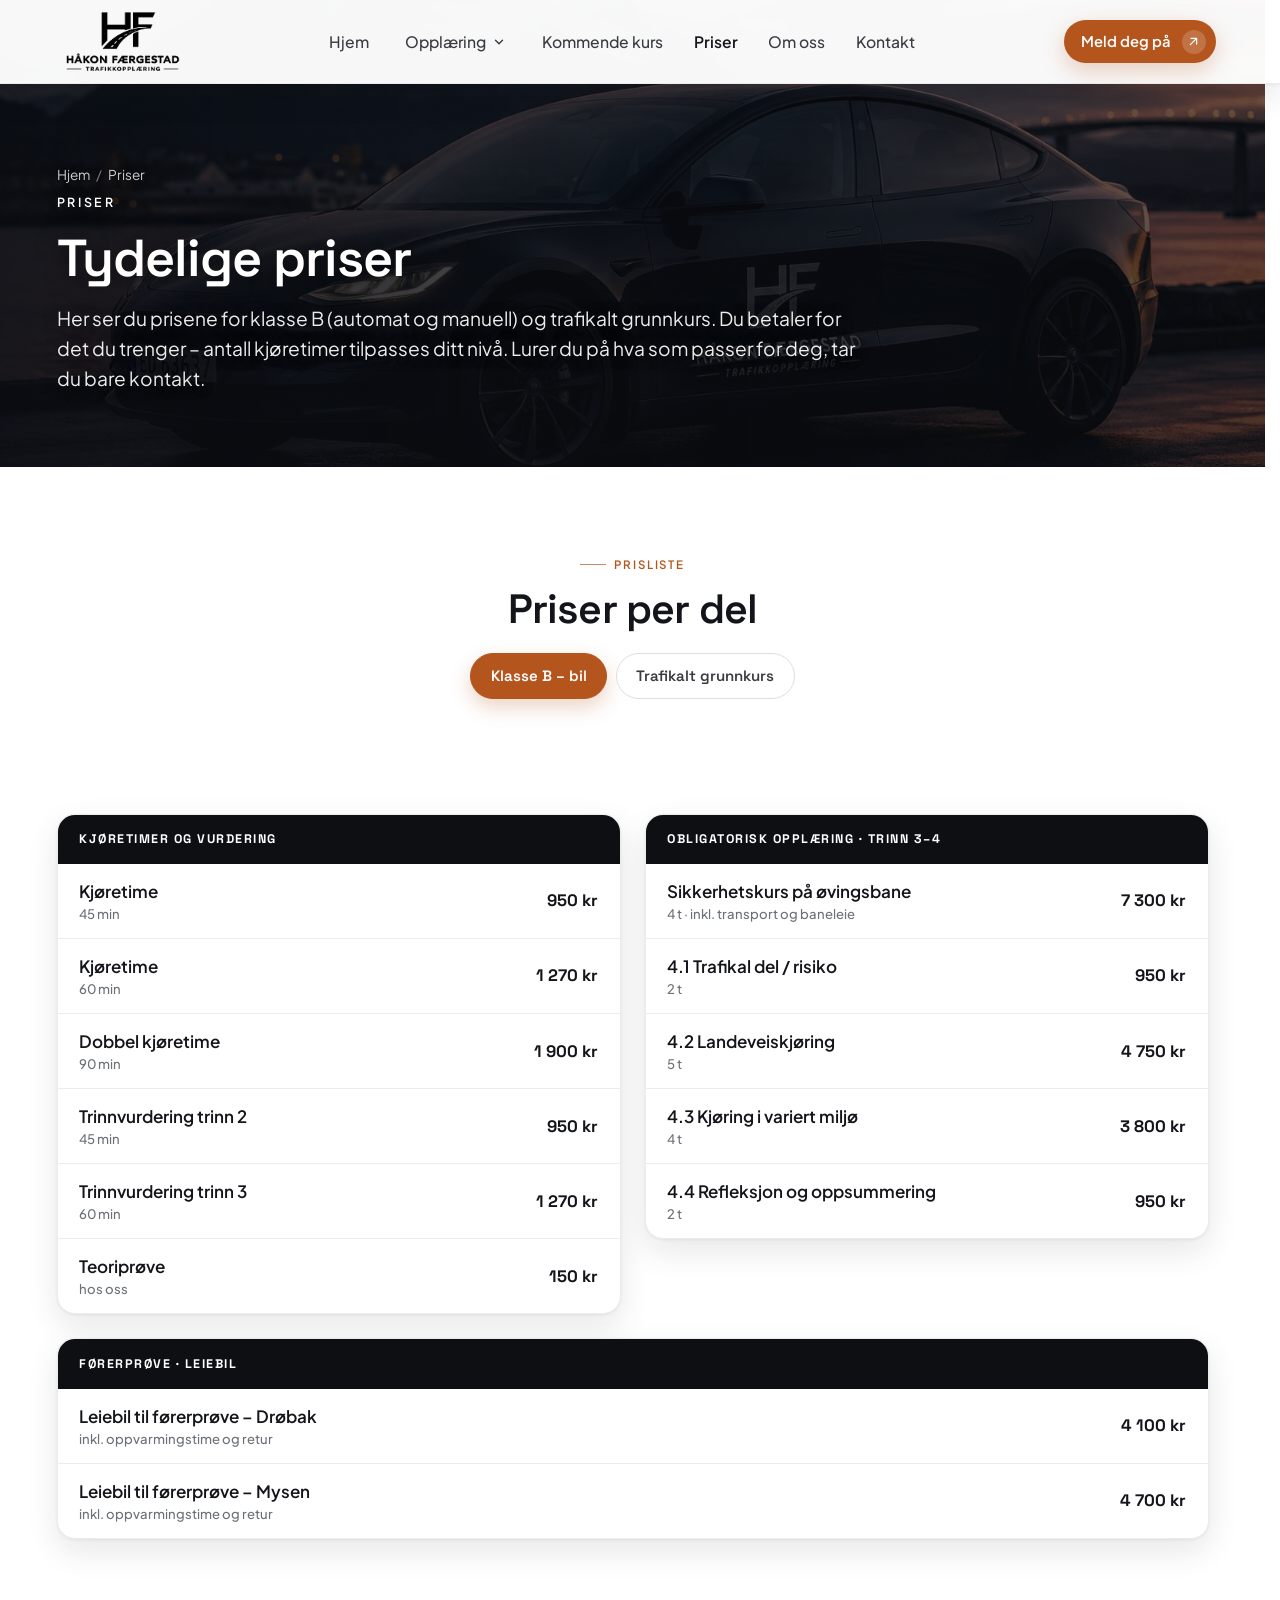
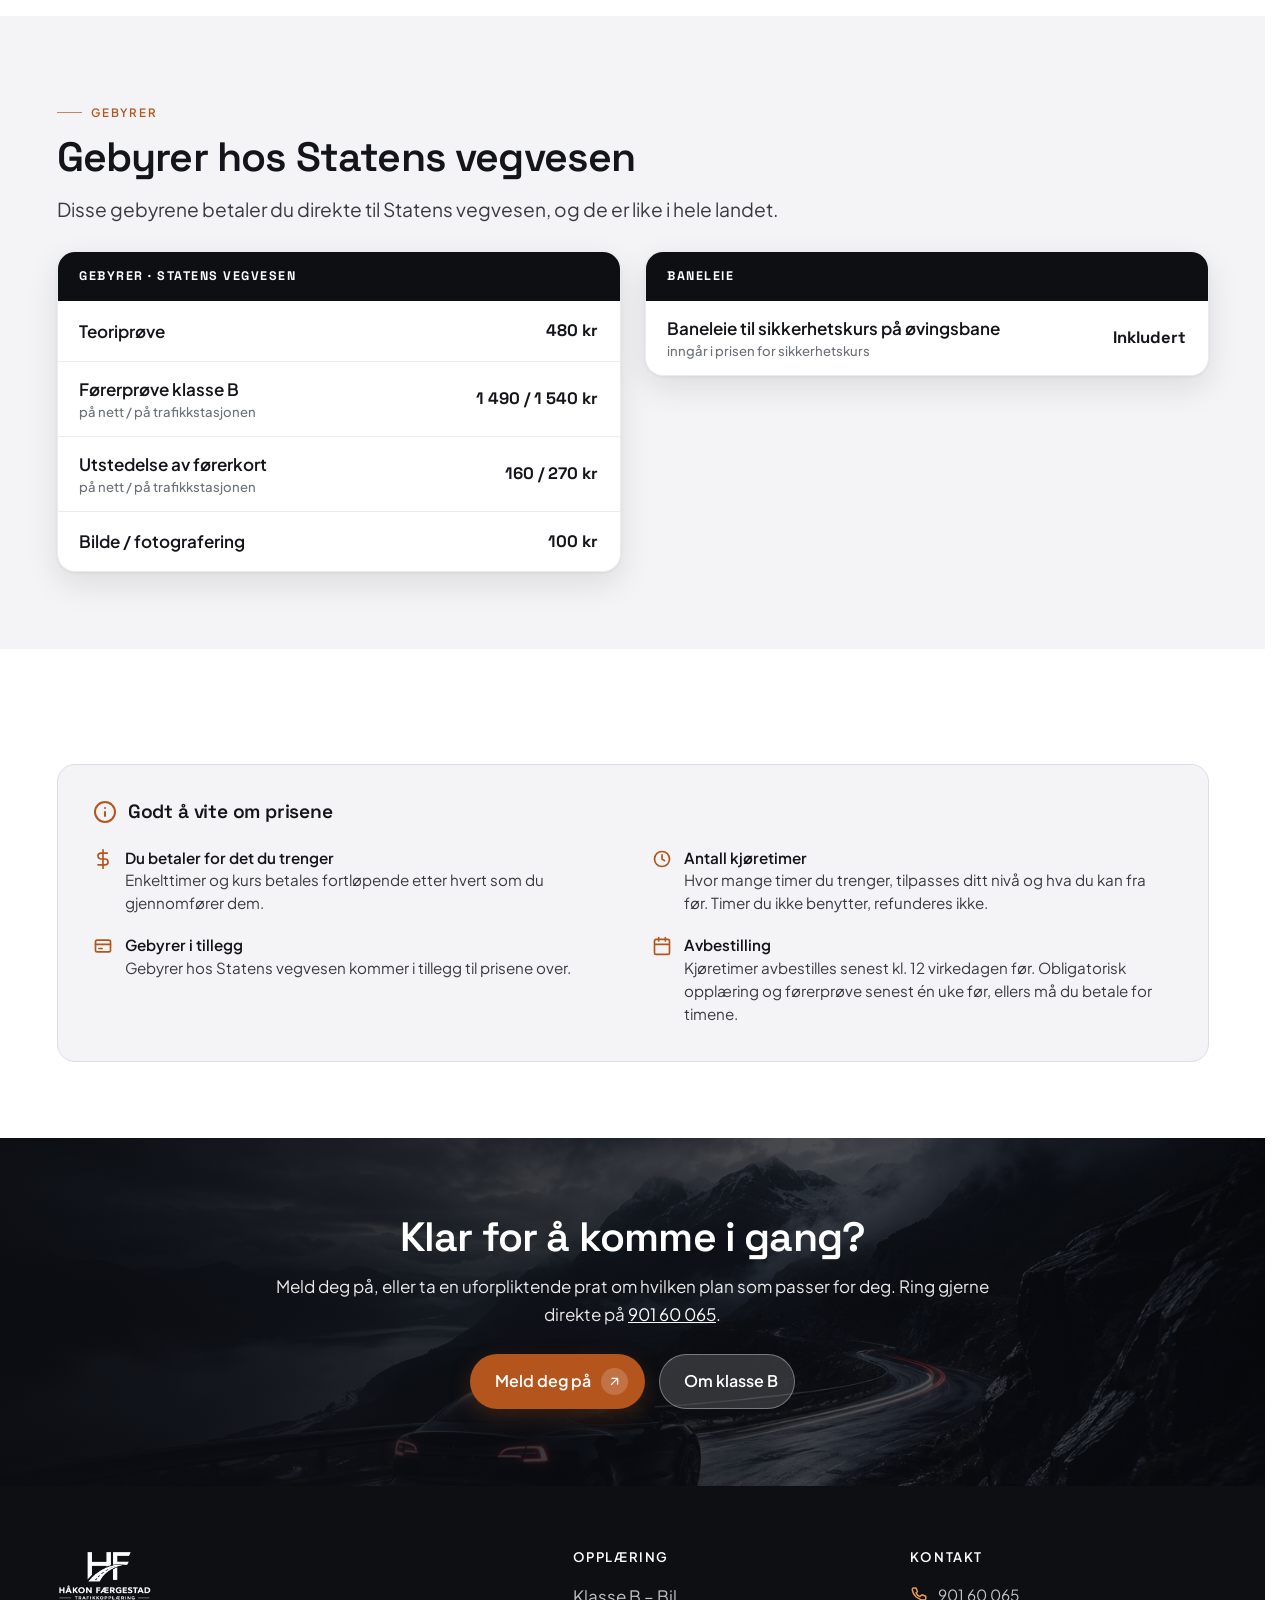
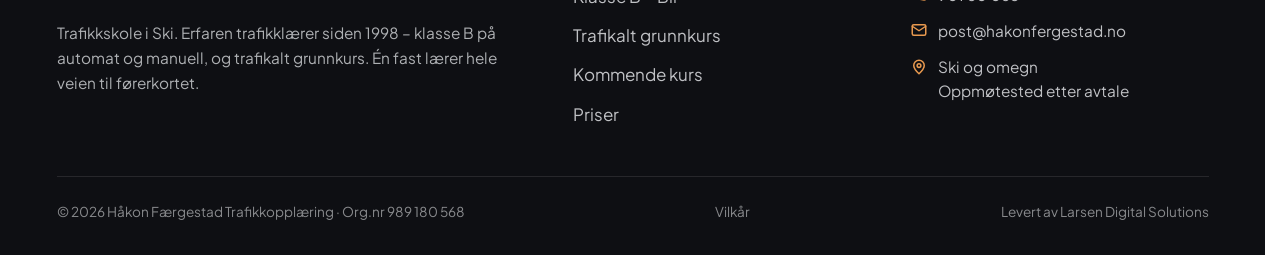
<file: priser.html>
<!DOCTYPE html>
<html lang="nb">
<head>
  <meta charset="UTF-8">
  <meta name="viewport" content="width=device-width, initial-scale=1">
  <script>document.documentElement.classList.add('js')</script>
  <title>Priser | Håkon Færgestad Trafikkopplæring i Ski</title>
  <meta name="description" content="Priser hos Håkon Færgestad Trafikkopplæring i Ski. Kjøretime fra 950 kr, trafikalt grunnkurs fra 2 300 kr, sikkerhetskurs, trinn 4 og gebyrer. Se full prisliste for klasse B.">
  <link rel="canonical" href="https://hakonfergestad.no/priser.html">
  <meta name="theme-color" content="#0E0F13">
  <link rel="icon" type="image/png" href="img/favicon.png">
  <link rel="apple-touch-icon" href="img/favicon.png">
  <meta property="og:type" content="website">
  <meta property="og:site_name" content="Håkon Færgestad Trafikkopplæring">
  <meta property="og:locale" content="nb_NO">
  <meta property="og:title" content="Priser | Håkon Færgestad Trafikkopplæring i Ski">
  <meta property="og:description" content="Kjøretime fra 950 kr, trafikalt grunnkurs fra 2 300 kr og full prisliste for klasse B i Ski.">
  <meta property="og:url" content="https://hakonfergestad.no/priser.html">
  <meta property="og:image" content="https://hakonfergestad.no/img/og.jpg">
  <meta name="twitter:card" content="summary_large_image">
  <meta name="twitter:title" content="Priser | Håkon Færgestad Trafikkopplæring i Ski">
  <meta name="twitter:description" content="Kjøretime fra 950 kr og full prisliste for klasse B i Ski.">
  <meta name="twitter:image" content="https://hakonfergestad.no/img/og.jpg">
  <link rel="stylesheet" href="css/styles.css?v=41">
  <script type="application/ld+json">{"@context":"https://schema.org","@type":"BreadcrumbList","itemListElement":[{"@type":"ListItem","position":1,"name":"Hjem","item":"https://hakonfergestad.no/"},{"@type":"ListItem","position":2,"name":"Priser","item":"https://hakonfergestad.no/priser.html"}]}</script>
  <style>
    .prices { display: grid; gap: clamp(1.1rem, 2vw, 1.5rem); }
    @media (min-width: 780px) { .prices { grid-template-columns: 1fr 1fr; align-items: start; } }
    .pcat { background: var(--surface); border: 1px solid var(--hairline-soft); border-radius: var(--r-card); box-shadow: var(--shadow-sm); overflow: hidden; }
    .pcat__h { font-family: var(--font-display); font-weight: 700; font-size: .78rem; letter-spacing: .12em; text-transform: uppercase; color: #fff; background: var(--bg-deep); padding: .9rem 1.35rem; }
    .prow { display: flex; align-items: center; justify-content: space-between; gap: 1rem; padding: 1rem 1.35rem; }
    .prow + .prow { border-top: 1px solid var(--hairline-soft); }
    .prow__nm { font-weight: 600; color: var(--ink); display: flex; flex-direction: column; gap: .18rem; line-height: 1.3; }
    .prow__nm small { font-weight: 500; font-size: .82rem; color: var(--muted); }
    .prow__pr { font-family: var(--font-display); font-weight: 700; font-size: 1.04rem; white-space: nowrap; color: var(--ink); }
    .pinfo { margin-top: 2.4rem; background: var(--bg-soft); border: 1px solid var(--hairline); border-radius: var(--r-card); padding: clamp(1.5rem, 3vw, 2.2rem); }
    .pinfo__head { display: flex; align-items: center; gap: .7rem; margin-bottom: 1.4rem; }
    .pinfo__head svg { width: 24px; height: 24px; color: var(--accent); flex: none; }
    .pinfo__head h3 { font-size: 1.2rem; margin: 0; }
    .pinfo__list { list-style: none; padding: 0; margin: 0; display: grid; gap: 1.1rem; }
    @media (min-width: 720px) { .pinfo__list { grid-template-columns: 1fr 1fr; gap: 1.2rem 2.4rem; } }
    .pinfo__list li { display: flex; gap: .8rem; align-items: flex-start; font-size: .95rem; color: var(--ink-2); line-height: 1.5; }
    .pinfo__list li > svg { width: 20px; height: 20px; color: var(--accent); flex: none; margin-top: 2px; }
    .pinfo__list b { color: var(--ink); font-weight: 600; display: block; }
  </style>
</head>
<body>
  <a href="#hovedinnhold" class="skip-link">Hopp til innhold</a>

  <!-- ===================== NAV ===================== -->
  <header class="nav">
    <div class="container nav__inner">
      <a class="brand" href="index.html" aria-label="Håkon Færgestad Trafikkopplæring, forside"><img decoding="async" class="brand__logo" src="img/logo-hvit.png" alt="Håkon Færgestad Trafikkopplæring"></a>
      <nav class="nav__links" aria-label="Hovedmeny">
        <a href="index.html">Hjem</a>
        <div class="has-dd">
          <button class="dd__btn" aria-haspopup="true" aria-expanded="false">Opplæring
            <svg viewBox="0 0 24 24" fill="none" stroke="currentColor" stroke-width="2.4" stroke-linecap="round" stroke-linejoin="round" aria-hidden="true"><path d="m6 9 6 6 6-6"/></svg>
          </button>
          <div class="dd__panel" role="menu">
            <a href="klasse-b.html" role="menuitem"><span class="dd__ic"><svg viewBox="0 0 24 24" fill="none" stroke="currentColor" stroke-width="2" stroke-linecap="round" stroke-linejoin="round"><path d="M5 13l1.5-4.5A2 2 0 0 1 8.4 7h7.2a2 2 0 0 1 1.9 1.5L19 13M5 13h14v4H5z"/><circle cx="8" cy="17" r="1.4"/><circle cx="16" cy="17" r="1.4"/></svg></span><span><b>Klasse B – Bil</b><span>Automat eller manuell</span></span></a>
            <a href="trafikalt-grunnkurs.html" role="menuitem"><span class="dd__ic"><svg viewBox="0 0 24 24" fill="none" stroke="currentColor" stroke-width="2" stroke-linecap="round" stroke-linejoin="round"><path d="M9 11l3 3L22 4"/><path d="M21 12v7a2 2 0 0 1-2 2H5a2 2 0 0 1-2-2V5a2 2 0 0 1 2-2h11"/></svg></span><span><b>Trafikalt grunnkurs</b><span>Obligatorisk førstesteg</span></span></a>
          </div>
        </div>
        <a href="kommende-kurs.html">Kommende kurs</a>
        <a href="priser.html" aria-current="page">Priser</a>
        <a href="om-oss.html">Om oss</a>
        <a href="kontakt.html">Kontakt</a>
      </nav>
      <div class="nav__cta">
        <a class="btn btn--primary" href="kontakt.html">Meld deg på
          <span class="btn__icon" aria-hidden="true"><svg viewBox="0 0 24 24" fill="none" stroke="currentColor" stroke-width="2" stroke-linecap="round" stroke-linejoin="round"><path d="M7 17 17 7M8 7h9v9"/></svg></span>
        </a>
      </div>
      <button class="nav__burger" aria-label="Åpne meny" aria-expanded="false" aria-controls="mobilmeny"><span></span><span></span><span></span></button>
    </div>
  </header>

  <div class="mobile-menu" id="mobilmeny">
    <a class="m-link" href="index.html">Hjem</a>
    <span class="m-link" style="cursor:default;opacity:.7">Opplæring</span>
    <div class="m-sub">
      <a href="klasse-b.html">Klasse B – Bil</a>
      <a href="trafikalt-grunnkurs.html">Trafikalt grunnkurs</a>
    </div>
    <a class="m-link" href="kommende-kurs.html">Kommende kurs</a>
    <a class="m-link" href="priser.html">Priser</a>
    <a class="m-link" href="om-oss.html">Om oss</a>
    <a class="m-link" href="kontakt.html">Kontakt</a>
    <div class="mobile-menu__foot">
      <a class="btn btn--primary btn--block" href="kontakt.html">Meld deg på</a>
    </div>
  </div>

  <main id="hovedinnhold">

    <!-- ===================== SUB-HERO ===================== -->
    <section class="subhero">
      <div class="subhero__bg" aria-hidden="true"><img decoding="async" src="img/hf-hero.jpg" alt=""></div>
      <div class="subhero__scrim" aria-hidden="true"></div>
      <span data-nav-sentinel style="position:absolute;top:60px;height:1px;width:1px"></span>
      <div class="container">
        <div class="crumbs"><a href="index.html">Hjem</a><span>/</span> Priser</div>
        <span class="eyebrow">Priser</span>
        <h1>Tydelige priser</h1>
        <p class="lead">Her ser du prisene for klasse B (automat og manuell) og trafikalt grunnkurs. Du betaler for det du trenger – antall kjøretimer tilpasses ditt nivå. Lurer du på hva som passer for deg, tar du bare kontakt.</p>
      </div>
    </section>

    <!-- ===================== PRISLISTE (faner) ===================== -->
    <section class="section--tight" id="prisliste">
      <div class="container">
        <div class="section-head section-head--center reveal" style="margin-bottom:1.4rem">
          <span class="eyebrow eyebrow--center">Prisliste</span>
          <h2>Priser per del</h2>
        </div>
        <div class="ko-filters reveal" data-pkg-tabs role="tablist" aria-label="Velg del" style="justify-content:center;margin-bottom:0">
          <button type="button" class="ko-chip is-on" data-tab="bil">Klasse B – bil</button>
          <button type="button" class="ko-chip" data-tab="trafikalt">Trafikalt grunnkurs</button>
        </div>
      </div>
    </section>

    <!-- ===================== KLASSE B ===================== -->
    <section class="section--tight pkg-panel" id="bil" data-pkg-panel="bil">
      <div class="container">
        <div class="prices reveal">
          <div class="pcat">
            <div class="pcat__h">Kjøretimer og vurdering</div>
            <div class="prow"><span class="prow__nm">Kjøretime<small>45 min</small></span><span class="prow__pr">950 kr</span></div>
            <div class="prow"><span class="prow__nm">Kjøretime<small>60 min</small></span><span class="prow__pr">1 270 kr</span></div>
            <div class="prow"><span class="prow__nm">Dobbel kjøretime<small>90 min</small></span><span class="prow__pr">1 900 kr</span></div>
            <div class="prow"><span class="prow__nm">Trinnvurdering trinn 2<small>45 min</small></span><span class="prow__pr">950 kr</span></div>
            <div class="prow"><span class="prow__nm">Trinnvurdering trinn 3<small>60 min</small></span><span class="prow__pr">1 270 kr</span></div>
            <div class="prow"><span class="prow__nm">Teoriprøve<small>hos oss</small></span><span class="prow__pr">150 kr</span></div>
          </div>
          <div class="pcat">
            <div class="pcat__h">Obligatorisk opplæring · trinn 3–4</div>
            <div class="prow"><span class="prow__nm">Sikkerhetskurs på øvingsbane<small>4 t · inkl. transport og baneleie</small></span><span class="prow__pr">7 300 kr</span></div>
            <div class="prow"><span class="prow__nm">4.1 Trafikal del / risiko<small>2 t</small></span><span class="prow__pr">950 kr</span></div>
            <div class="prow"><span class="prow__nm">4.2 Landeveiskjøring<small>5 t</small></span><span class="prow__pr">4 750 kr</span></div>
            <div class="prow"><span class="prow__nm">4.3 Kjøring i variert miljø<small>4 t</small></span><span class="prow__pr">3 800 kr</span></div>
            <div class="prow"><span class="prow__nm">4.4 Refleksjon og oppsummering<small>2 t</small></span><span class="prow__pr">950 kr</span></div>
          </div>
          <div class="pcat" style="grid-column:1 / -1">
            <div class="pcat__h">Førerprøve · leiebil</div>
            <div class="prow"><span class="prow__nm">Leiebil til førerprøve – Drøbak<small>inkl. oppvarmingstime og retur</small></span><span class="prow__pr">4 100 kr</span></div>
            <div class="prow"><span class="prow__nm">Leiebil til førerprøve – Mysen<small>inkl. oppvarmingstime og retur</small></span><span class="prow__pr">4 700 kr</span></div>
          </div>
        </div>
      </div>
    </section>

    <!-- ===================== TRAFIKALT GRUNNKURS ===================== -->
    <section class="section--tight pkg-panel" id="trafikalt" data-pkg-panel="trafikalt" hidden>
      <div class="container">
        <div class="prices reveal">
          <div class="pcat">
            <div class="pcat__h">Trafikalt grunnkurs</div>
            <div class="prow"><span class="prow__nm">Grunnkurs uten mørkekjøring<small>sommer · 14 t · inkl. førstehjelp</small></span><span class="prow__pr">2 300 kr</span></div>
            <div class="prow"><span class="prow__nm">Grunnkurs med mørkekjøring<small>okt–mars · 17 t · inkl. førstehjelp</small></span><span class="prow__pr">4 500 kr</span></div>
            <div class="prow"><span class="prow__nm">Trafikant i mørket<small>mørkekjøring · 3 t</small></span><span class="prow__pr">2 200 kr</span></div>
            <div class="prow"><span class="prow__nm">Førstehjelp<small>3 t</small></span><span class="prow__pr">900 kr</span></div>
          </div>
          <div class="pcat">
            <div class="pcat__h">Godt å vite</div>
            <div class="prow"><span class="prow__nm">Trafikalt grunnkurs kan tas fra du fyller 15 år, og gir deg rett til å øvelseskjøre. Trafikant i mørket (mørkekjøring) holdes i vinterhalvåret, normalt fra oktober til mars.</span></div>
          </div>
        </div>
        <div class="center reveal" style="margin-top:1.6rem">
          <a class="btn btn--ghost" href="trafikalt-grunnkurs.html">Les mer om trafikalt grunnkurs<span class="btn__icon" aria-hidden="true"><svg viewBox="0 0 24 24" fill="none" stroke="currentColor" stroke-width="2" stroke-linecap="round" stroke-linejoin="round"><path d="M5 12h14M13 6l6 6-6 6"/></svg></span></a>
        </div>
      </div>
    </section>

    <!-- ===================== GEBYRER ===================== -->
    <section class="section--tight section--soft" id="gebyrer">
      <div class="container">
        <div class="section-head reveal" style="margin-bottom:1.6rem">
          <span class="eyebrow">Gebyrer</span>
          <h2>Gebyrer hos Statens vegvesen</h2>
          <p class="lead">Disse gebyrene betaler du direkte til Statens vegvesen, og de er like i hele landet.</p>
        </div>
        <div class="prices reveal">
          <div class="pcat">
            <div class="pcat__h">Gebyrer · Statens vegvesen</div>
            <div class="prow"><span class="prow__nm">Teoriprøve</span><span class="prow__pr">480 kr</span></div>
            <div class="prow"><span class="prow__nm">Førerprøve klasse B<small>på nett / på trafikkstasjonen</small></span><span class="prow__pr">1 490 / 1 540 kr</span></div>
            <div class="prow"><span class="prow__nm">Utstedelse av førerkort<small>på nett / på trafikkstasjonen</small></span><span class="prow__pr">160 / 270 kr</span></div>
            <div class="prow"><span class="prow__nm">Bilde / fotografering</span><span class="prow__pr">100 kr</span></div>
          </div>
          <div class="pcat">
            <div class="pcat__h">Baneleie</div>
            <div class="prow"><span class="prow__nm">Baneleie til sikkerhetskurs på øvingsbane<small>inngår i prisen for sikkerhetskurs</small></span><span class="prow__pr">Inkludert</span></div>
          </div>
        </div>
      </div>
    </section>

    <!-- ===================== INFO ===================== -->
    <section class="section--tight">
      <div class="container">
        <div class="pinfo reveal">
          <div class="pinfo__head">
            <svg viewBox="0 0 24 24" fill="none" stroke="currentColor" stroke-width="2" stroke-linecap="round" stroke-linejoin="round" aria-hidden="true"><circle cx="12" cy="12" r="10"/><path d="M12 16v-4M12 8h.01"/></svg>
            <h3>Godt å vite om prisene</h3>
          </div>
          <ul class="pinfo__list">
            <li><svg viewBox="0 0 24 24" fill="none" stroke="currentColor" stroke-width="2" stroke-linecap="round" stroke-linejoin="round" aria-hidden="true"><path d="M12 1v22M17 5H9.5a3.5 3.5 0 0 0 0 7h5a3.5 3.5 0 0 1 0 7H6"/></svg><span><b>Du betaler for det du trenger</b>Enkelttimer og kurs betales fortløpende etter hvert som du gjennomfører dem.</span></li>
            <li><svg viewBox="0 0 24 24" fill="none" stroke="currentColor" stroke-width="2" stroke-linecap="round" stroke-linejoin="round" aria-hidden="true"><circle cx="12" cy="12" r="9"/><path d="M12 7v5l3 2"/></svg><span><b>Antall kjøretimer</b>Hvor mange timer du trenger, tilpasses ditt nivå og hva du kan fra før. Timer du ikke benytter, refunderes ikke.</span></li>
            <li><svg viewBox="0 0 24 24" fill="none" stroke="currentColor" stroke-width="2" stroke-linecap="round" stroke-linejoin="round" aria-hidden="true"><rect x="3" y="5" width="18" height="14" rx="2"/><path d="M3 10h18M7 15h4"/></svg><span><b>Gebyrer i tillegg</b>Gebyrer hos Statens vegvesen kommer i tillegg til prisene over.</span></li>
            <li><svg viewBox="0 0 24 24" fill="none" stroke="currentColor" stroke-width="2" stroke-linecap="round" stroke-linejoin="round" aria-hidden="true"><path d="M8 2v4M16 2v4M3 10h18M5 4h14a2 2 0 0 1 2 2v14a2 2 0 0 1-2 2H5a2 2 0 0 1-2-2V6a2 2 0 0 1 2-2Z"/></svg><span><b>Avbestilling</b>Kjøretimer avbestilles senest kl. 12 virkedagen før. Obligatorisk opplæring og førerprøve senest én uke før, ellers må du betale for timene.</span></li>
          </ul>
        </div>
      </div>
    </section>

    <!-- ===================== CTA ===================== -->
    <section class="cta-band section--tight">
      <div class="cta-band__bg" aria-hidden="true"><img decoding="async" loading="lazy" src="img/hf-bg.jpg" alt=""></div>
      <div class="cta-band__scrim" aria-hidden="true"></div>
      <div class="container center">
        <h2>Klar for å komme i gang?</h2>
        <p class="measure" style="margin:.8rem auto 1.6rem">Meld deg på, eller ta en uforpliktende prat om hvilken plan som passer for deg. Ring gjerne direkte på <a href="tel:+4790160065" style="color:#fff;text-decoration:underline">901 60 065</a>.</p>
        <div class="btn-row" style="justify-content:center">
          <a class="btn btn--primary btn--lg" href="kontakt.html">Meld deg på<span class="btn__icon" aria-hidden="true"><svg viewBox="0 0 24 24" fill="none" stroke="currentColor" stroke-width="2" stroke-linecap="round" stroke-linejoin="round"><path d="M7 17 17 7M8 7h9v9"/></svg></span></a>
          <a class="btn btn--glass btn--lg" href="klasse-b.html">Om klasse B</a>
        </div>
      </div>
    </section>

  </main>

  <!-- ===================== FOOTER ===================== -->
  <footer class="footer">
    <div class="container">
      <div class="footer__grid">
        <div>
          <a class="brand" href="index.html" aria-label="Håkon Færgestad Trafikkopplæring, forside"><img decoding="async" class="brand__logo" src="img/logo-hvit.png" style="height:52px;width:auto;background:none;padding:0;border:0;border-radius:0;box-shadow:none" alt="Håkon Færgestad Trafikkopplæring"></a>
          <p class="footer__about">Trafikkskole i Ski. Erfaren trafikklærer siden 1998 – klasse B på automat og manuell, og trafikalt grunnkurs. Én fast lærer hele veien til førerkortet.</p>
        </div>
        <div>
          <h4>Opplæring</h4>
          <ul>
            <li><a href="klasse-b.html">Klasse B – Bil</a></li>
            <li><a href="trafikalt-grunnkurs.html">Trafikalt grunnkurs</a></li>
            <li><a href="kommende-kurs.html">Kommende kurs</a></li>
            <li><a href="priser.html">Priser</a></li>
          </ul>
        </div>
        <div>
          <h4>Kontakt</h4>
          <ul class="footer__contact">
            <li><svg viewBox="0 0 24 24" fill="none" stroke="currentColor" stroke-width="2" stroke-linecap="round" stroke-linejoin="round" aria-hidden="true"><path d="M5 4h3l2 5-2 1.5a11 11 0 0 0 5 5L16 13l5 2v3a2 2 0 0 1-2 2A16 16 0 0 1 3 6a2 2 0 0 1 2-2Z"/></svg><a href="tel:+4790160065">901 60 065</a></li><li><svg viewBox="0 0 24 24" fill="none" stroke="currentColor" stroke-width="2" stroke-linecap="round" stroke-linejoin="round" aria-hidden="true"><rect x="3" y="5" width="18" height="14" rx="2"/><path d="m3 7 9 6 9-6"/></svg><a href="mailto:post@hakonfergestad.no">post@hakonfergestad.no</a></li>
            <li><svg viewBox="0 0 24 24" fill="none" stroke="currentColor" stroke-width="2" stroke-linecap="round" stroke-linejoin="round" aria-hidden="true"><path d="M12 21s-7-6.5-7-11a7 7 0 0 1 14 0c0 4.5-7 11-7 11Z"/><circle cx="12" cy="10" r="2.5"/></svg><span style="line-height:1.6">Ski og omegn<br>Oppmøtested etter avtale</span></li>
          </ul>
        </div>
      </div>
      <div class="footer__bar">
        <span>© <span data-year>2026</span> Håkon Færgestad Trafikkopplæring · Org.nr 989 180 568</span>
        <a href="vilkar.html">Vilkår</a>
        <span>Levert av Larsen Digital Solutions</span>
      </div>
    </div>
  </footer>

  <div class="mbar">
    <a class="btn btn--ghost" href="om-oss.html">Om oss</a>
    <a class="btn btn--primary" href="kontakt.html">Meld deg på</a>
  </div>

  <script src="js/main.js?v=13" defer></script>
</body>
</html>
</file>
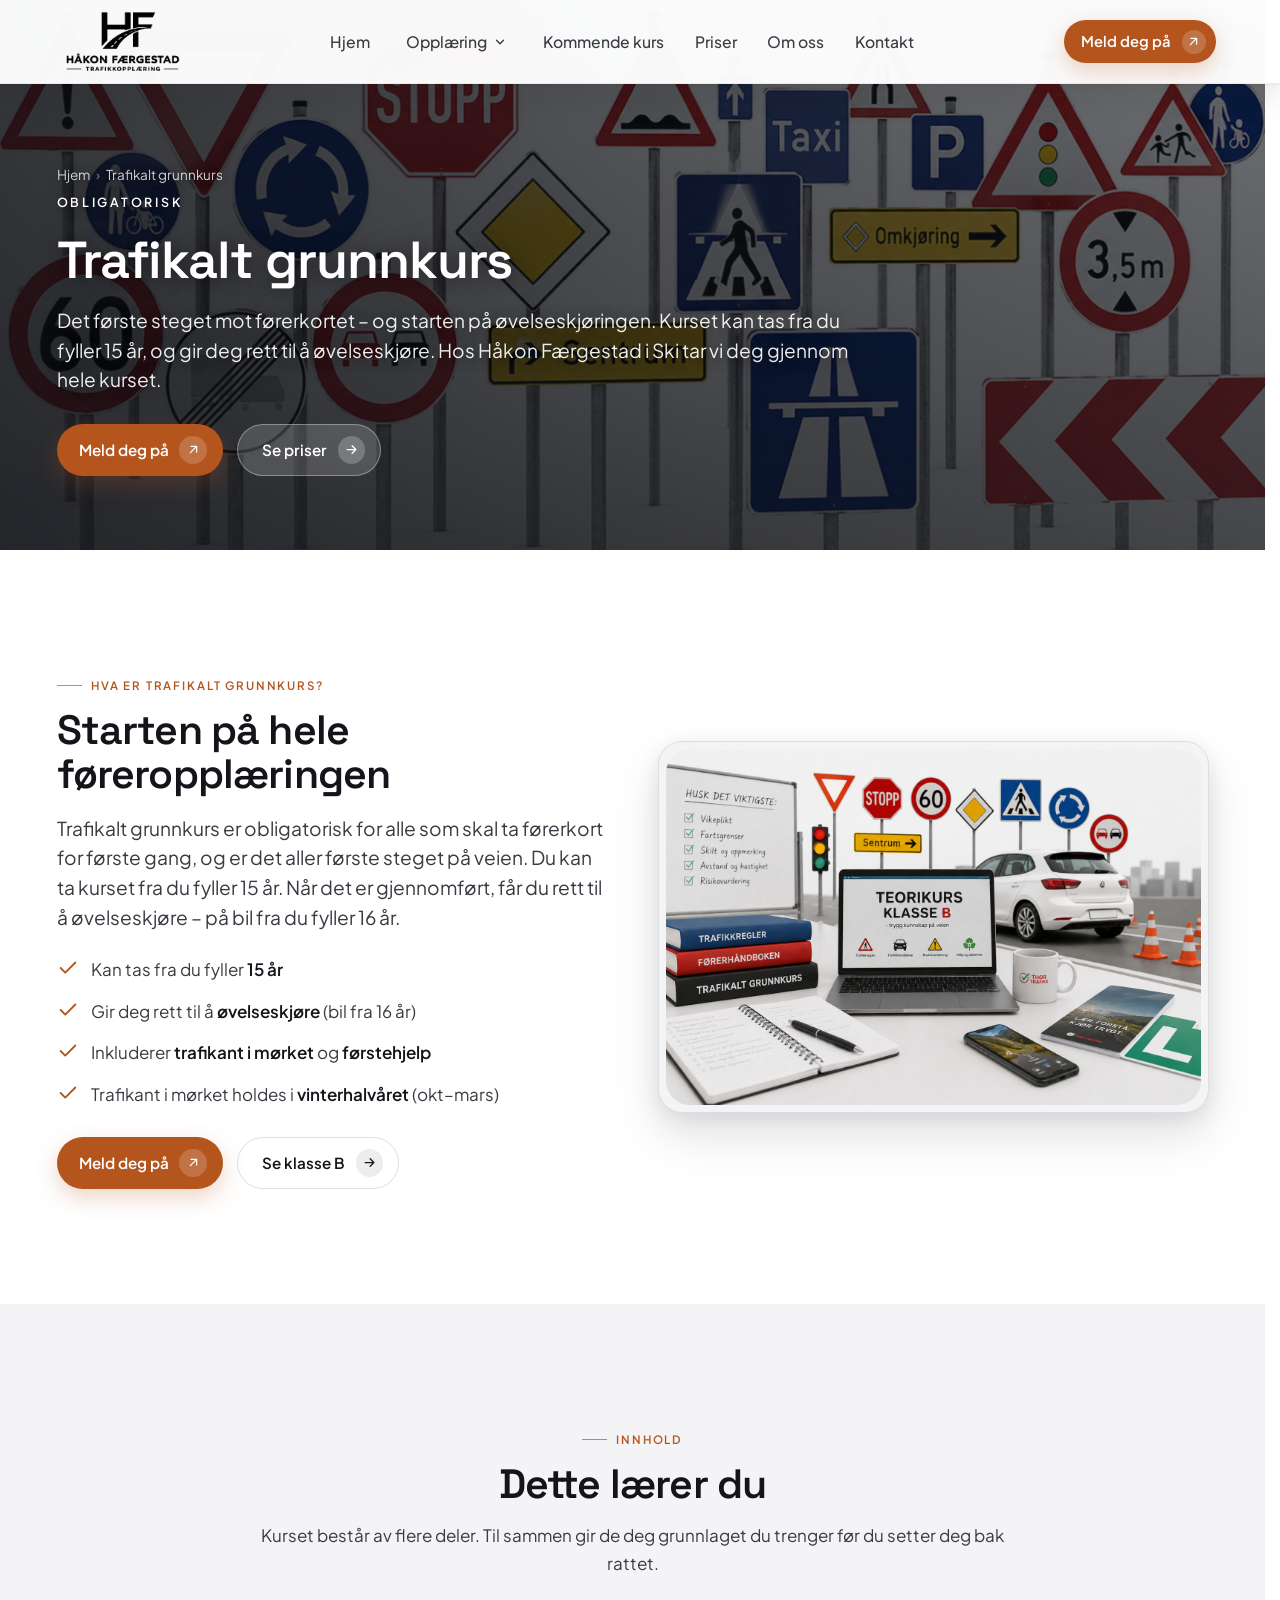
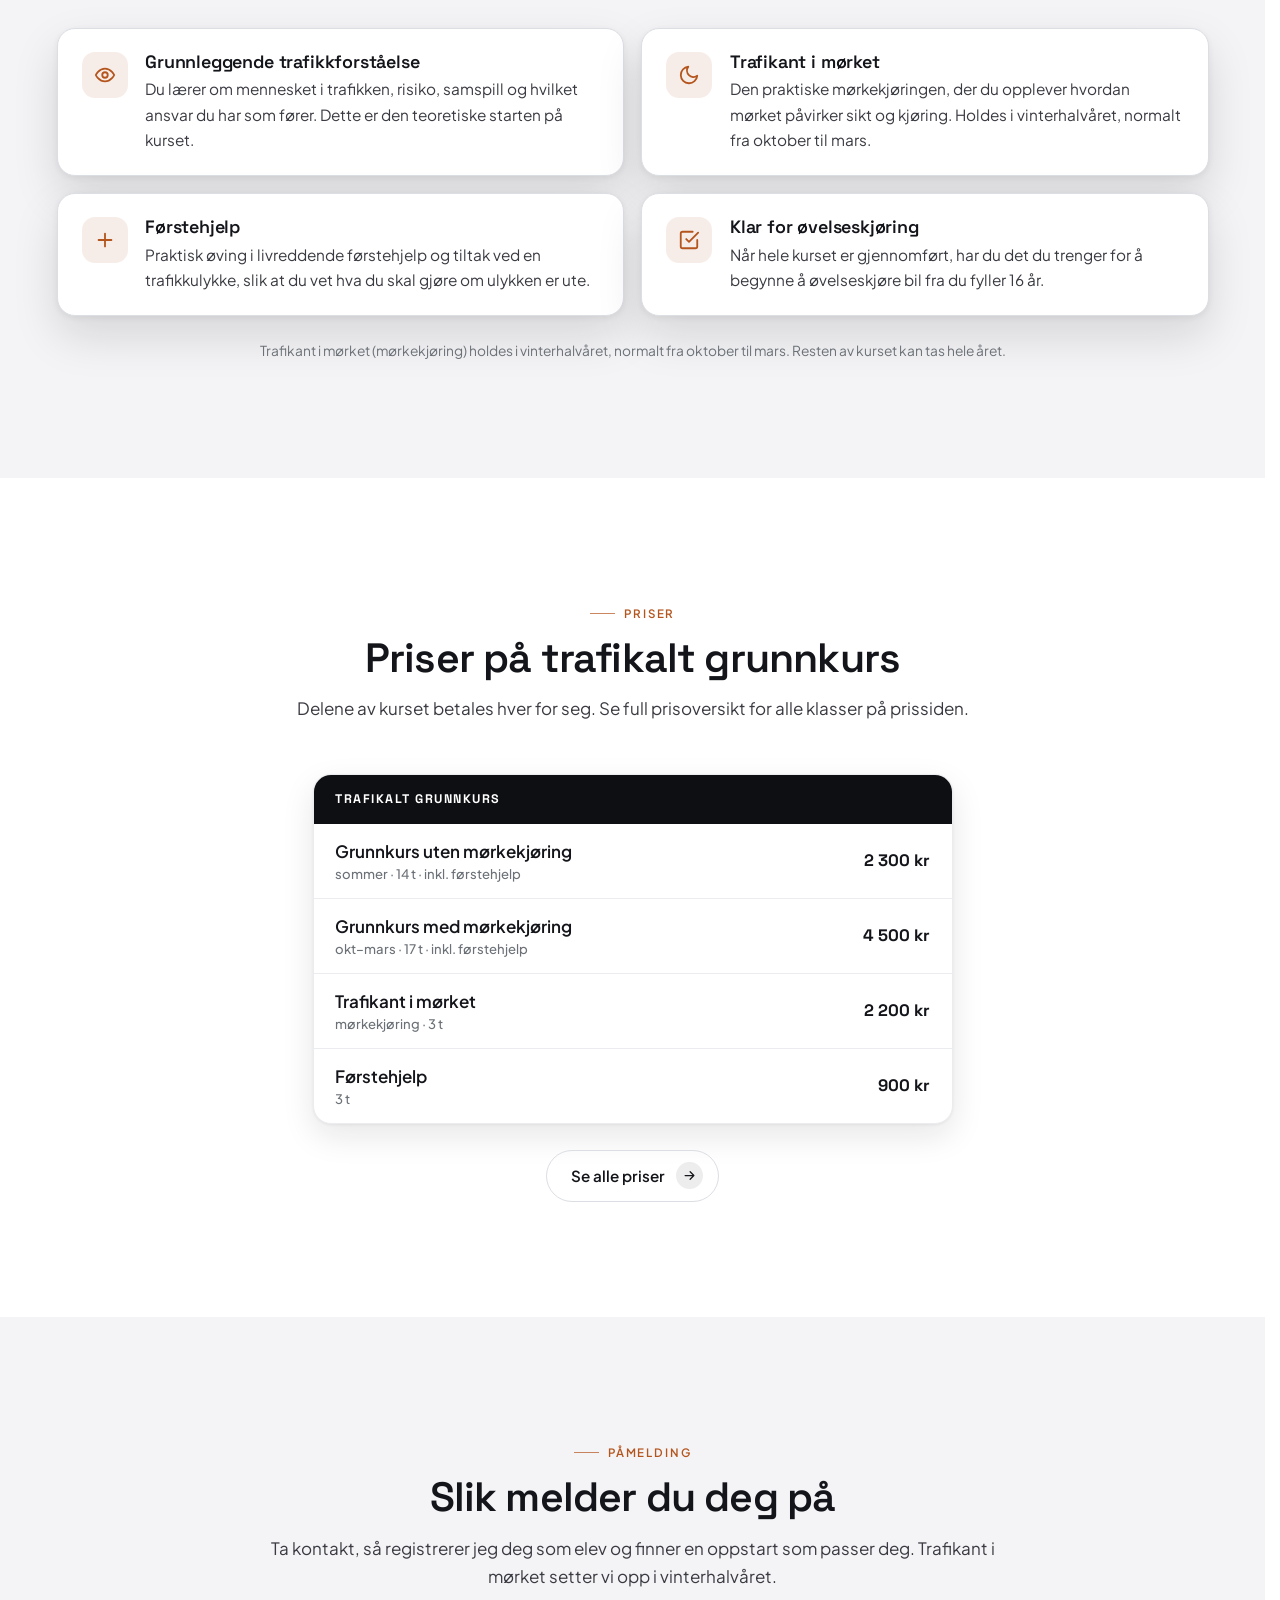
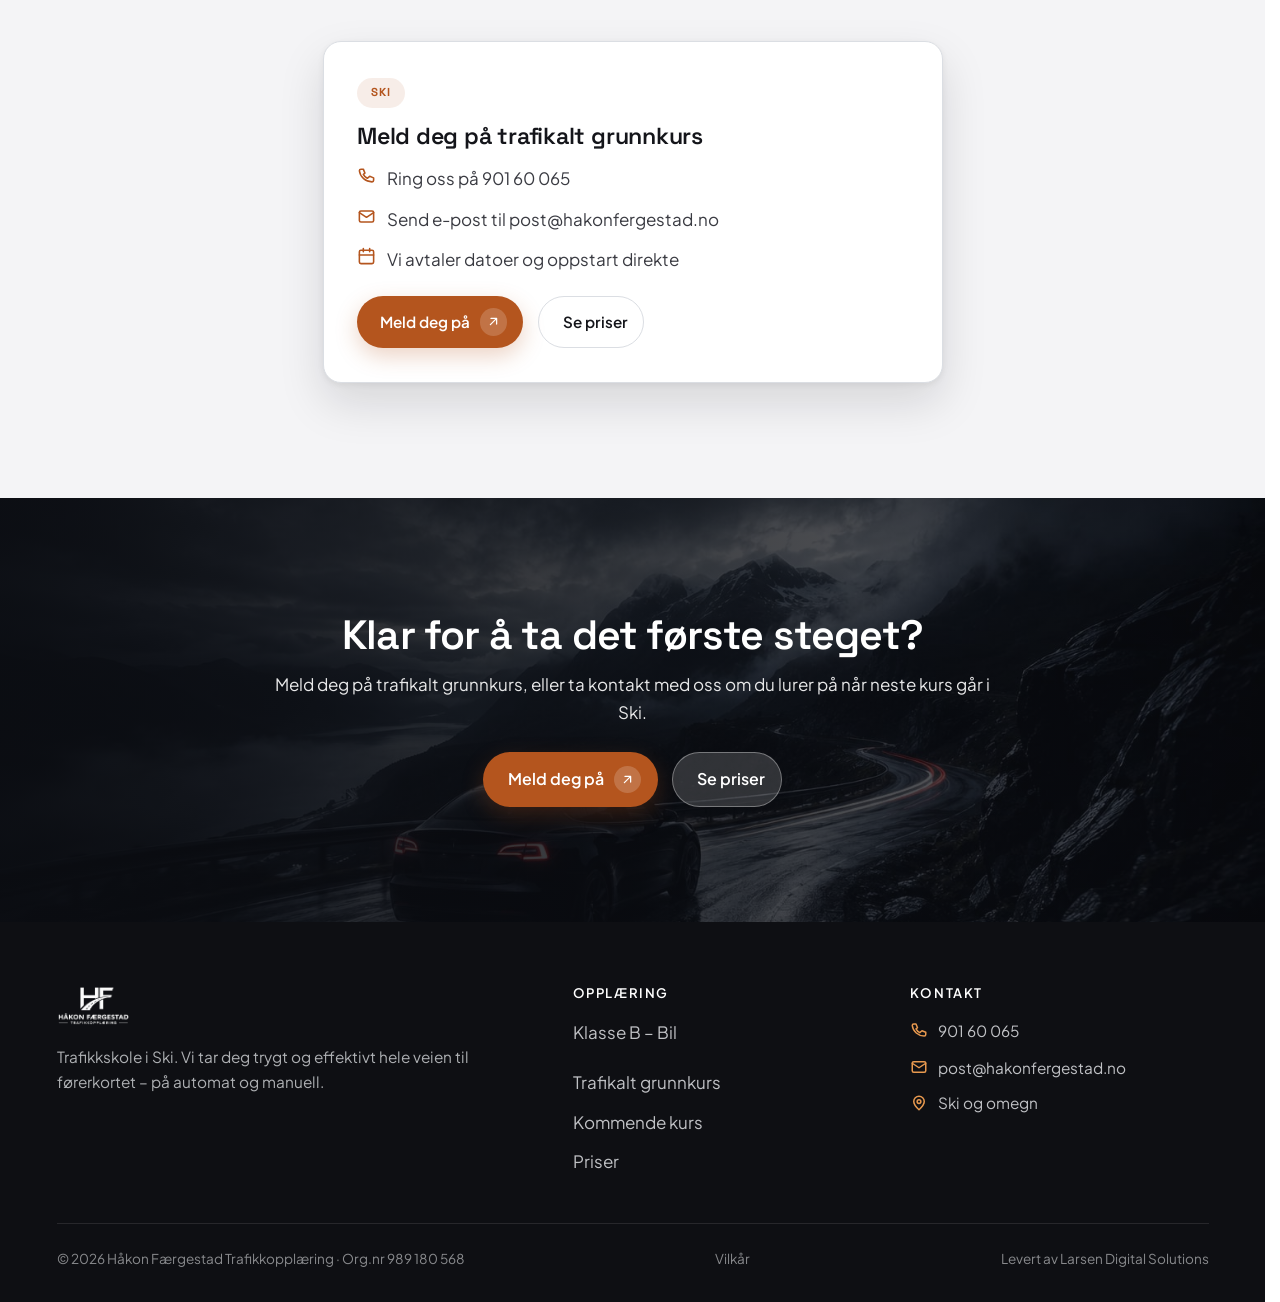
<file: trafikalt-grunnkurs.html>
<!DOCTYPE html>
<html lang="nb">
<head>
  <meta charset="UTF-8">
  <meta name="viewport" content="width=device-width, initial-scale=1">
  <script>document.documentElement.classList.add('js')</script>
  <title>Trafikalt grunnkurs i Ski | Håkon Færgestad Trafikkopplæring</title>
  <meta name="description" content="Trafikalt grunnkurs hos Håkon Færgestad Trafikkopplæring i Ski – det obligatoriske første steget mot førerkortet. Kan tas fra du fyller 15 år og gir rett til å øvelseskjøre.">
  <link rel="canonical" href="https://hakonfergestad.no/trafikalt-grunnkurs.html">
  <meta name="theme-color" content="#0E0F13">
  <link rel="icon" type="image/png" href="img/favicon.png">
  <link rel="apple-touch-icon" href="img/favicon.png">
  <meta property="og:type" content="website">
  <meta property="og:site_name" content="Håkon Færgestad Trafikkopplæring">
  <meta property="og:locale" content="nb_NO">
  <meta property="og:title" content="Trafikalt grunnkurs i Ski | Håkon Færgestad Trafikkopplæring">
  <meta property="og:description" content="Det obligatoriske første steget mot førerkortet. Kan tas fra du fyller 15 år og gir rett til å øvelseskjøre. Håkon Færgestad Trafikkopplæring i Ski.">
  <meta property="og:url" content="https://hakonfergestad.no/trafikalt-grunnkurs.html">
  <meta property="og:image" content="https://hakonfergestad.no/img/og.jpg">
  <meta name="twitter:card" content="summary_large_image">
  <meta name="twitter:title" content="Trafikalt grunnkurs i Ski | Håkon Færgestad Trafikkopplæring">
  <meta name="twitter:description" content="Det obligatoriske første steget mot førerkortet, i Ski.">
  <meta name="twitter:image" content="https://hakonfergestad.no/img/og.jpg">
  <meta name="geo.region" content="NO-02">
  <meta name="geo.placename" content="Ski">
  <link rel="stylesheet" href="css/styles.css?v=41">
  <script type="application/ld+json">{"@context":"https://schema.org","@type":"BreadcrumbList","itemListElement":[{"@type":"ListItem","position":1,"name":"Hjem","item":"https://hakonfergestad.no/"},{"@type":"ListItem","position":2,"name":"Trafikalt grunnkurs","item":"https://hakonfergestad.no/trafikalt-grunnkurs.html"}]}</script>
  <style>
    .tg-grid { display: grid; gap: 1.1rem; }
    @media (min-width: 760px) { .tg-grid { grid-template-columns: 1fr 1fr; } }
    .tg-card { display: grid; grid-template-columns: auto 1fr; gap: 1.1rem; padding: 1.4rem 1.5rem; align-items: start; }
    .tg-badge { font-family: var(--font-display); font-weight: 700; width: 46px; height: 46px; border-radius: 13px; display: grid; place-items: center; background: rgba(180,85,30,.1); color: var(--accent); }
    .tg-badge svg { width: 22px; height: 22px; }
    .tg-card h3 { font-size: 1.12rem; margin-bottom: .35rem; }
    .tg-card p { font-size: .96rem; }
    .prices { display: grid; gap: clamp(1.1rem, 2vw, 1.5rem); }
    @media (min-width: 780px) { .prices { grid-template-columns: 1fr 1fr; align-items: start; } }
    .pcat { background: var(--surface); border: 1px solid var(--hairline-soft); border-radius: var(--r-card); box-shadow: var(--shadow-sm); overflow: hidden; }
    .pcat__h { font-family: var(--font-display); font-weight: 700; font-size: .78rem; letter-spacing: .12em; text-transform: uppercase; color: #fff; background: var(--bg-deep); padding: .9rem 1.35rem; }
    .prow { display: flex; align-items: center; justify-content: space-between; gap: 1rem; padding: 1rem 1.35rem; }
    .prow + .prow { border-top: 1px solid var(--hairline-soft); }
    .prow__nm { font-weight: 600; color: var(--ink); display: flex; flex-direction: column; gap: .18rem; line-height: 1.3; }
    .prow__nm small { font-weight: 500; font-size: .82rem; color: var(--muted); }
    .prow__pr { font-family: var(--font-display); font-weight: 700; font-size: 1.04rem; white-space: nowrap; color: var(--ink); }
  </style>
</head>
<body>
  <a href="#hovedinnhold" class="skip-link">Hopp til innhold</a>

  <!-- ===================== NAV ===================== -->
  <header class="nav">
    <div class="container nav__inner">
      <a class="brand" href="index.html" aria-label="Håkon Færgestad Trafikkopplæring, forside"><img decoding="async" class="brand__logo" src="img/logo-hvit.png" alt="Håkon Færgestad Trafikkopplæring"></a>
      <nav class="nav__links" aria-label="Hovedmeny">
        <a href="index.html">Hjem</a>
        <div class="has-dd">
          <button class="dd__btn" aria-haspopup="true" aria-expanded="false" aria-current="page">Opplæring
            <svg viewBox="0 0 24 24" fill="none" stroke="currentColor" stroke-width="2.4" stroke-linecap="round" stroke-linejoin="round" aria-hidden="true"><path d="m6 9 6 6 6-6"/></svg>
          </button>
          <div class="dd__panel" role="menu">
            <a href="klasse-b.html" role="menuitem"><span class="dd__ic"><svg viewBox="0 0 24 24" fill="none" stroke="currentColor" stroke-width="2" stroke-linecap="round" stroke-linejoin="round"><path d="M5 13l1.5-4.5A2 2 0 0 1 8.4 7h7.2a2 2 0 0 1 1.9 1.5L19 13M5 13h14v4H5z"/><circle cx="8" cy="17" r="1.4"/><circle cx="16" cy="17" r="1.4"/></svg></span><span><b>Klasse B – Bil</b><span>Manuell eller automat</span></span></a>
            <a href="trafikalt-grunnkurs.html" role="menuitem" aria-current="page"><span class="dd__ic"><svg viewBox="0 0 24 24" fill="none" stroke="currentColor" stroke-width="2" stroke-linecap="round" stroke-linejoin="round"><path d="M9 11l3 3L22 4"/><path d="M21 12v7a2 2 0 0 1-2 2H5a2 2 0 0 1-2-2V5a2 2 0 0 1 2-2h11"/></svg></span><span><b>Trafikalt grunnkurs</b><span>Obligatorisk førstesteg</span></span></a>
          </div>
        </div>
        <a href="kommende-kurs.html">Kommende kurs</a>
        <a href="priser.html">Priser</a>
        <a href="om-oss.html">Om oss</a>
        <a href="kontakt.html">Kontakt</a>
      </nav>
      <div class="nav__cta">
        <a class="btn btn--primary" href="kontakt.html">Meld deg på
          <span class="btn__icon" aria-hidden="true"><svg viewBox="0 0 24 24" fill="none" stroke="currentColor" stroke-width="2" stroke-linecap="round" stroke-linejoin="round"><path d="M7 17 17 7M8 7h9v9"/></svg></span>
        </a>
      </div>
      <button class="nav__burger" aria-label="Åpne meny" aria-expanded="false" aria-controls="mobilmeny"><span></span><span></span><span></span></button>
    </div>
  </header>

  <div class="mobile-menu" id="mobilmeny">
    <a class="m-link" href="index.html">Hjem</a>
    <span class="m-link" style="cursor:default;opacity:.7">Opplæring</span>
    <div class="m-sub">
      <a href="klasse-b.html">Klasse B – Bil</a>
      <a href="trafikalt-grunnkurs.html">Trafikalt grunnkurs</a>
    </div>
    <a class="m-link" href="kommende-kurs.html">Kommende kurs</a>
    <a class="m-link" href="priser.html">Priser</a>
    <a class="m-link" href="om-oss.html">Om oss</a>
    <a class="m-link" href="kontakt.html">Kontakt</a>
    <div class="mobile-menu__foot">
      <a class="btn btn--primary btn--block" href="kontakt.html">Meld deg på</a>
    </div>
  </div>

  <main id="hovedinnhold">

    <!-- ===================== SUBHERO ===================== -->
    <section class="subhero">
      <div class="subhero__bg" aria-hidden="true"><img decoding="async" src="img/trafikalt.jpg" alt="" width="1920" height="900"></div>
      <div class="subhero__scrim" aria-hidden="true"></div>
      <span data-nav-sentinel style="position:absolute;top:60px;height:1px;width:1px"></span>
      <div class="container">
        <nav class="crumbs" aria-label="Brødsmuler"><a href="index.html">Hjem</a><span>›</span> Trafikalt grunnkurs</nav>
        <span class="eyebrow">Obligatorisk</span>
        <h1 style="margin-top:1.1rem">Trafikalt grunnkurs</h1>
        <p class="lead">Det første steget mot førerkortet – og starten på øvelseskjøringen. Kurset kan tas fra du fyller 15 år, og gir deg rett til å øvelseskjøre. Hos Håkon Færgestad i Ski tar vi deg gjennom hele kurset.</p>
        <div class="btn-row"><a class="btn btn--primary" href="kontakt.html">Meld deg på<span class="btn__icon" aria-hidden="true"><svg viewBox="0 0 24 24" fill="none" stroke="currentColor" stroke-width="2" stroke-linecap="round" stroke-linejoin="round"><path d="M7 17 17 7M8 7h9v9"/></svg></span></a><a class="btn btn--glass" href="priser.html">Se priser<span class="btn__icon" aria-hidden="true"><svg viewBox="0 0 24 24" fill="none" stroke="currentColor" stroke-width="2" stroke-linecap="round" stroke-linejoin="round"><path d="M5 12h14M13 6l6 6-6 6"/></svg></span></a></div>
      </div>
    </section>

    <!-- ===================== HVA ER DET ===================== -->
    <section class="section">
      <div class="container">
        <div class="split">
          <div class="reveal">
            <span class="eyebrow">Hva er trafikalt grunnkurs?</span>
            <h2 style="margin-top:.8rem">Starten på hele føreropplæringen</h2>
            <p class="lead" style="margin-top:1rem">Trafikalt grunnkurs er obligatorisk for alle som skal ta førerkort for første gang, og er det aller første steget på veien. Du kan ta kurset fra du fyller 15 år. Når det er gjennomført, får du rett til å øvelseskjøre – på bil fra du fyller 16 år.</p>
            <ul class="ticks" style="margin-top:1.4rem">
              <li><svg viewBox="0 0 24 24" fill="none" stroke="currentColor" stroke-width="2" stroke-linecap="round" stroke-linejoin="round" aria-hidden="true"><path d="M20 6 9 17l-5-5"/></svg><span>Kan tas fra du fyller <strong>15 år</strong></span></li>
              <li><svg viewBox="0 0 24 24" fill="none" stroke="currentColor" stroke-width="2" stroke-linecap="round" stroke-linejoin="round" aria-hidden="true"><path d="M20 6 9 17l-5-5"/></svg><span>Gir deg rett til å <strong>øvelseskjøre</strong> (bil fra 16 år)</span></li>
              <li><svg viewBox="0 0 24 24" fill="none" stroke="currentColor" stroke-width="2" stroke-linecap="round" stroke-linejoin="round" aria-hidden="true"><path d="M20 6 9 17l-5-5"/></svg><span>Inkluderer <strong>trafikant i mørket</strong> og <strong>førstehjelp</strong></span></li>
              <li><svg viewBox="0 0 24 24" fill="none" stroke="currentColor" stroke-width="2" stroke-linecap="round" stroke-linejoin="round" aria-hidden="true"><path d="M20 6 9 17l-5-5"/></svg><span>Trafikant i mørket holdes i <strong>vinterhalvåret</strong> (okt–mars)</span></li>
            </ul>
            <div class="btn-row" style="margin-top:1.8rem"><a class="btn btn--primary" href="kontakt.html">Meld deg på<span class="btn__icon" aria-hidden="true"><svg viewBox="0 0 24 24" fill="none" stroke="currentColor" stroke-width="2" stroke-linecap="round" stroke-linejoin="round"><path d="M7 17 17 7M8 7h9v9"/></svg></span></a><a class="btn btn--ghost" href="klasse-b.html">Se klasse B<span class="btn__icon" aria-hidden="true"><svg viewBox="0 0 24 24" fill="none" stroke="currentColor" stroke-width="2" stroke-linecap="round" stroke-linejoin="round"><path d="M5 12h14M13 6l6 6-6 6"/></svg></span></a></div>
          </div>
          <div class="reveal" data-delay="1">
            <div class="bezel"><img decoding="async" src="img/teori.jpg" alt="Trafikalt grunnkurs hos Håkon Færgestad Trafikkopplæring i Ski" loading="lazy" width="720" height="560" style="width:100%;height:100%;object-fit:cover;border-radius:inherit"></div>
          </div>
        </div>
      </div>
    </section>

    <!-- ===================== DELENE I KURSET ===================== -->
    <section class="section section--soft">
      <div class="container">
        <div class="section-head section-head--center reveal">
          <span class="eyebrow eyebrow--center">Innhold</span>
          <h2>Dette lærer du</h2>
          <p class="measure" style="margin:.9rem auto 0">Kurset består av flere deler. Til sammen gir de deg grunnlaget du trenger før du setter deg bak rattet.</p>
        </div>
        <div class="tg-grid reveal">
          <div class="card tg-card">
            <span class="tg-badge"><svg viewBox="0 0 24 24" fill="none" stroke="currentColor" stroke-width="2" stroke-linecap="round" stroke-linejoin="round"><path d="M2 12s3-7 10-7 10 7 10 7-3 7-10 7-10-7-10-7Z"/><circle cx="12" cy="12" r="3"/></svg></span>
            <div><h3>Grunnleggende trafikkforståelse</h3><p>Du lærer om mennesket i trafikken, risiko, samspill og hvilket ansvar du har som fører. Dette er den teoretiske starten på kurset.</p></div>
          </div>
          <div class="card tg-card" id="morket">
            <span class="tg-badge"><svg viewBox="0 0 24 24" fill="none" stroke="currentColor" stroke-width="2" stroke-linecap="round" stroke-linejoin="round"><path d="M21 12.79A9 9 0 1 1 11.21 3 7 7 0 0 0 21 12.79Z"/></svg></span>
            <div><h3>Trafikant i mørket</h3><p>Den praktiske mørkekjøringen, der du opplever hvordan mørket påvirker sikt og kjøring. Holdes i vinterhalvåret, normalt fra oktober til mars.</p></div>
          </div>
          <div class="card tg-card">
            <span class="tg-badge"><svg viewBox="0 0 24 24" fill="none" stroke="currentColor" stroke-width="2" stroke-linecap="round" stroke-linejoin="round"><path d="M12 5v14M5 12h14"/></svg></span>
            <div><h3>Førstehjelp</h3><p>Praktisk øving i livreddende førstehjelp og tiltak ved en trafikkulykke, slik at du vet hva du skal gjøre om ulykken er ute.</p></div>
          </div>
          <div class="card tg-card">
            <span class="tg-badge"><svg viewBox="0 0 24 24" fill="none" stroke="currentColor" stroke-width="2" stroke-linecap="round" stroke-linejoin="round"><path d="M9 11l3 3L22 4"/><path d="M21 12v7a2 2 0 0 1-2 2H5a2 2 0 0 1-2-2V5a2 2 0 0 1 2-2h11"/></svg></span>
            <div><h3>Klar for øvelseskjøring</h3><p>Når hele kurset er gjennomført, har du det du trenger for å begynne å øvelseskjøre bil fra du fyller 16 år.</p></div>
          </div>
        </div>
        <p class="price-note" style="margin-top:1.5rem;text-align:center">Trafikant i mørket (mørkekjøring) holdes i vinterhalvåret, normalt fra oktober til mars. Resten av kurset kan tas hele året.</p>
      </div>
    </section>

    <!-- ===================== PRISER ===================== -->
    <section class="section">
      <div class="container">
        <div class="section-head section-head--center reveal">
          <span class="eyebrow eyebrow--center">Priser</span>
          <h2>Priser på trafikalt grunnkurs</h2>
          <p class="measure" style="margin:.9rem auto 0">Delene av kurset betales hver for seg. Se full prisoversikt for alle klasser på prissiden.</p>
        </div>
        <div class="prices reveal" style="max-width:640px;margin-inline:auto">
          <div class="pcat" style="grid-column:1 / -1">
            <div class="pcat__h">Trafikalt grunnkurs</div>
            <div class="prow"><span class="prow__nm">Grunnkurs uten mørkekjøring<small>sommer · 14 t · inkl. førstehjelp</small></span><span class="prow__pr">2 300 kr</span></div>
            <div class="prow"><span class="prow__nm">Grunnkurs med mørkekjøring<small>okt–mars · 17 t · inkl. førstehjelp</small></span><span class="prow__pr">4 500 kr</span></div>
            <div class="prow"><span class="prow__nm">Trafikant i mørket<small>mørkekjøring · 3 t</small></span><span class="prow__pr">2 200 kr</span></div>
            <div class="prow"><span class="prow__nm">Førstehjelp<small>3 t</small></span><span class="prow__pr">900 kr</span></div>
          </div>
        </div>
        <div class="center reveal" style="margin-top:1.6rem">
          <a class="btn btn--ghost" href="priser.html">Se alle priser<span class="btn__icon" aria-hidden="true"><svg viewBox="0 0 24 24" fill="none" stroke="currentColor" stroke-width="2" stroke-linecap="round" stroke-linejoin="round"><path d="M5 12h14M13 6l6 6-6 6"/></svg></span></a>
        </div>
      </div>
    </section>

    <!-- ===================== SLIK MELDER DU DEG PÅ ===================== -->
    <section class="section section--soft">
      <div class="container">
        <div class="section-head section-head--center reveal">
          <span class="eyebrow eyebrow--center">Påmelding</span>
          <h2>Slik melder du deg på</h2>
          <p class="measure" style="margin:.9rem auto 0">Ta kontakt, så registrerer jeg deg som elev og finner en oppstart som passer deg. Trafikant i mørket setter vi opp i vinterhalvåret.</p>
        </div>
        <div class="ploc reveal" style="max-width:620px;margin-inline:auto">
          <article class="card loc-card" style="padding:clamp(1.6rem,3vw,2.1rem)">
            <span class="loc-card__tag" style="display:inline-flex;align-self:flex-start;font-family:var(--font-display);font-weight:700;font-size:.72rem;letter-spacing:.1em;text-transform:uppercase;color:var(--accent);background:rgba(180,85,30,.1);padding:.36rem .85rem;border-radius:999px;margin-bottom:1rem">Ski</span>
            <h3 style="font-size:1.45rem;margin-bottom:.9rem">Meld deg på trafikalt grunnkurs</h3>
            <ul class="loc-list" style="list-style:none;padding:0;margin:0 0 1.4rem;display:grid;gap:.8rem">
              <li style="display:flex;gap:.7rem;align-items:flex-start;color:var(--ink-2)"><svg viewBox="0 0 24 24" fill="none" stroke="currentColor" stroke-width="2" stroke-linecap="round" stroke-linejoin="round" aria-hidden="true" style="flex:none;width:19px;height:19px;color:var(--accent);margin-top:2px"><path d="M5 4h3l2 5-2 1.5a11 11 0 0 0 5 5L16 13l5 2v3a2 2 0 0 1-2 2A16 16 0 0 1 3 6a2 2 0 0 1 2-2Z"/></svg><span>Ring oss på <a href="tel:+4790160065">901 60 065</a></span></li>
              <li style="display:flex;gap:.7rem;align-items:flex-start;color:var(--ink-2)"><svg viewBox="0 0 24 24" fill="none" stroke="currentColor" stroke-width="2" stroke-linecap="round" stroke-linejoin="round" aria-hidden="true" style="flex:none;width:19px;height:19px;color:var(--accent);margin-top:2px"><rect x="3" y="5" width="18" height="14" rx="2"/><path d="m3 7 9 6 9-6"/></svg><span>Send e-post til <a href="mailto:post@hakonfergestad.no">post@hakonfergestad.no</a></span></li>
              <li style="display:flex;gap:.7rem;align-items:flex-start;color:var(--ink-2)"><svg viewBox="0 0 24 24" fill="none" stroke="currentColor" stroke-width="2" stroke-linecap="round" stroke-linejoin="round" aria-hidden="true" style="flex:none;width:19px;height:19px;color:var(--accent);margin-top:2px"><rect x="3" y="4" width="18" height="17" rx="2"/><path d="M16 2v4M8 2v4M3 10h18"/></svg><span>Vi avtaler datoer og oppstart direkte</span></li>
            </ul>
            <div class="btn-row">
              <a class="btn btn--primary" href="kontakt.html">Meld deg på<span class="btn__icon" aria-hidden="true"><svg viewBox="0 0 24 24" fill="none" stroke="currentColor" stroke-width="2" stroke-linecap="round" stroke-linejoin="round"><path d="M7 17 17 7M8 7h9v9"/></svg></span></a>
              <a class="btn btn--ghost" href="priser.html">Se priser</a>
            </div>
          </article>
        </div>
      </div>
    </section>

    <!-- ===================== CTA-BAND ===================== -->
    <section class="cta-band section reveal">
      <div class="cta-band__bg" aria-hidden="true"><img decoding="async" loading="lazy" src="img/hf-bg.jpg" alt=""></div>
      <div class="cta-band__scrim" aria-hidden="true"></div>
      <div class="container center">
        <h2>Klar for å ta det første steget?</h2>
        <p class="measure" style="margin:.8rem auto 1.6rem">Meld deg på trafikalt grunnkurs, eller ta kontakt med oss om du lurer på når neste kurs går i Ski.</p>
        <div class="btn-row" style="justify-content:center">
          <a class="btn btn--primary btn--lg" href="kontakt.html">Meld deg på<span class="btn__icon" aria-hidden="true"><svg viewBox="0 0 24 24" fill="none" stroke="currentColor" stroke-width="2" stroke-linecap="round" stroke-linejoin="round"><path d="M7 17 17 7M8 7h9v9"/></svg></span></a>
          <a class="btn btn--glass btn--lg" href="priser.html">Se priser</a>
        </div>
      </div>
    </section>

  </main>

  <!-- ===================== FOOTER ===================== -->
  <footer class="footer">
    <div class="container">
      <div class="footer__grid">
        <div>
          <a class="brand" href="index.html" aria-label="Håkon Færgestad Trafikkopplæring, forside">
            <img decoding="async" class="brand__logo" src="img/logo-hvit.png" style="height:40px;width:auto;background:none;padding:0;border:0;border-radius:0;box-shadow:none" alt="Håkon Færgestad Trafikkopplæring">
          </a>
          <p class="footer__about">Trafikkskole i Ski. Vi tar deg trygt og effektivt hele veien til førerkortet – på automat og manuell.</p>
        </div>
        <div>
          <h4>Opplæring</h4>
          <ul>
            <li><a href="klasse-b.html">Klasse B – Bil</a></li>
            <li></li>
            <li><a href="trafikalt-grunnkurs.html">Trafikalt grunnkurs</a></li>
            <li><a href="kommende-kurs.html">Kommende kurs</a></li>
            <li><a href="priser.html">Priser</a></li>
          </ul>
        </div>
        <div>
          <h4>Kontakt</h4>
          <ul class="footer__contact">
            <li><svg viewBox="0 0 24 24" fill="none" stroke="currentColor" stroke-width="2" stroke-linecap="round" stroke-linejoin="round" aria-hidden="true"><path d="M5 4h3l2 5-2 1.5a11 11 0 0 0 5 5L16 13l5 2v3a2 2 0 0 1-2 2A16 16 0 0 1 3 6a2 2 0 0 1 2-2Z"/></svg><a href="tel:+4790160065">901 60 065</a></li><li><svg viewBox="0 0 24 24" fill="none" stroke="currentColor" stroke-width="2" stroke-linecap="round" stroke-linejoin="round" aria-hidden="true"><rect x="3" y="5" width="18" height="14" rx="2"/><path d="m3 7 9 6 9-6"/></svg><a href="mailto:post@hakonfergestad.no">post@hakonfergestad.no</a></li>
            <li><svg viewBox="0 0 24 24" fill="none" stroke="currentColor" stroke-width="2" stroke-linecap="round" stroke-linejoin="round" aria-hidden="true"><path d="M12 21s-7-6.5-7-11a7 7 0 0 1 14 0c0 4.5-7 11-7 11Z"/><circle cx="12" cy="10" r="2.5"/></svg><span style="line-height:1.6">Ski og omegn</span></li>
          </ul>
        </div>
      </div>
      <div class="footer__bar">
        <span>© <span data-year>2026</span> Håkon Færgestad Trafikkopplæring · Org.nr 989 180 568</span>
        <a href="vilkar.html">Vilkår</a>
        <span>Levert av Larsen Digital Solutions</span>
      </div>
    </div>
  </footer>

  <div class="mbar">
    <a class="btn btn--ghost" href="priser.html">Se priser</a>
    <a class="btn btn--primary" href="kontakt.html">Meld deg på</a>
  </div>

  <script src="js/main.js?v=13" defer></script>
</body>
</html>
</file>
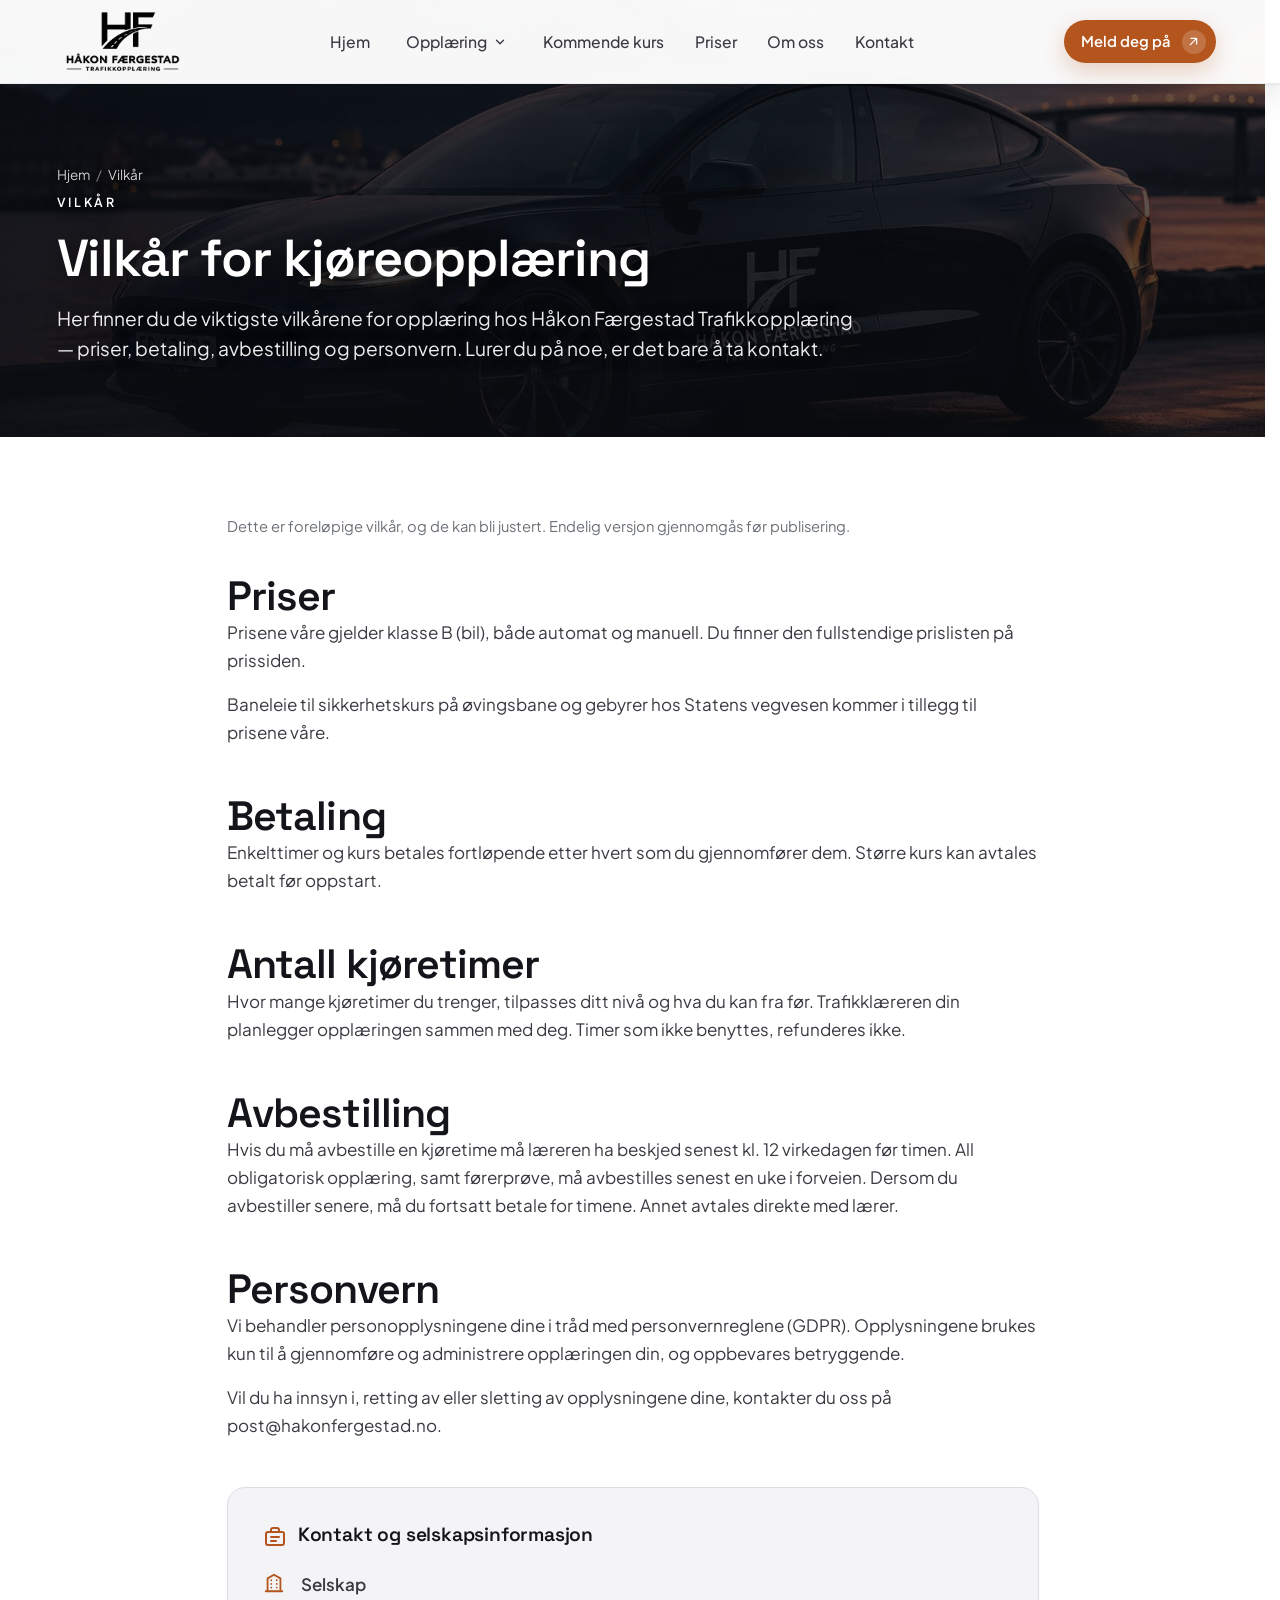
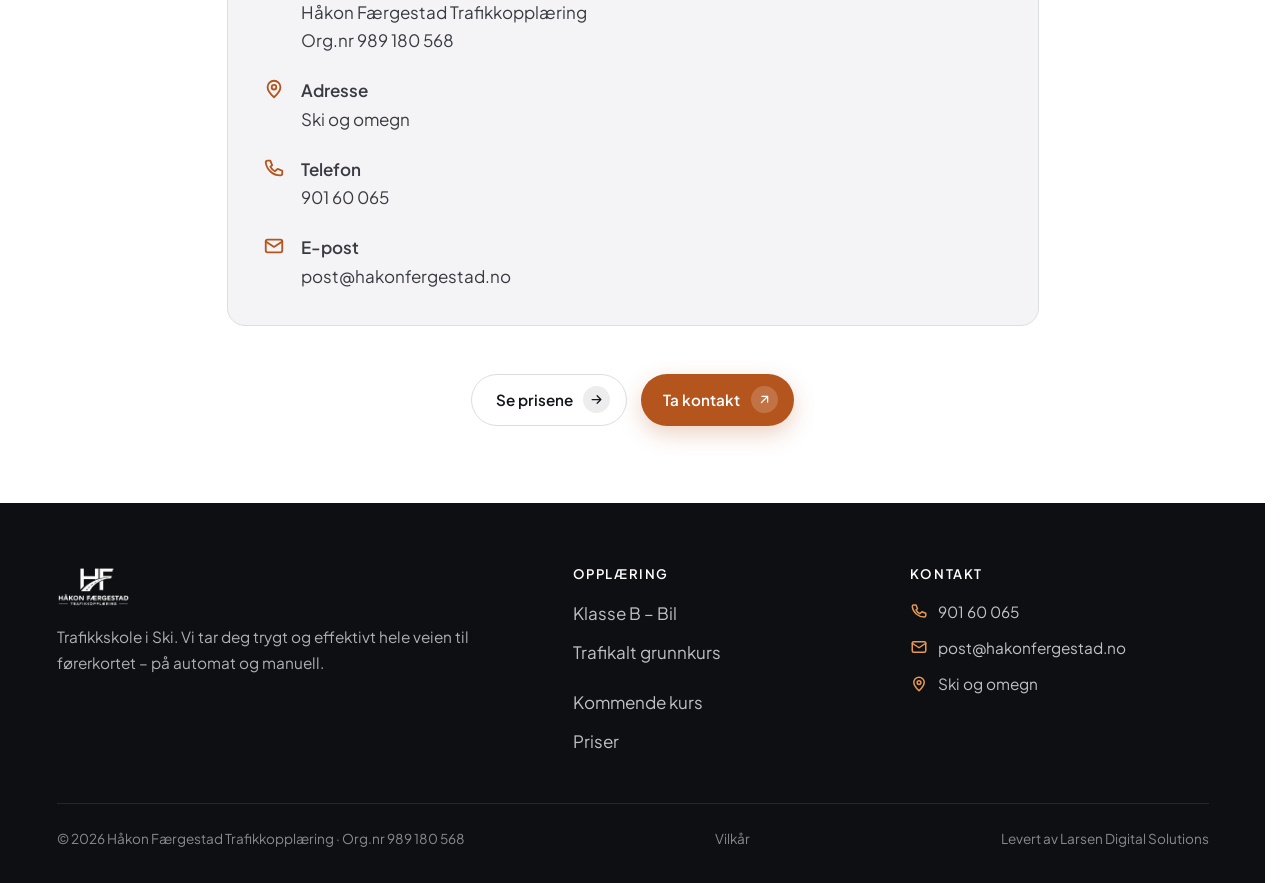
<file: vilkar.html>
<!DOCTYPE html>
<html lang="nb">
<head>
  <meta charset="UTF-8">
  <meta name="viewport" content="width=device-width, initial-scale=1">
  <script>document.documentElement.classList.add('js')</script>
  <title>Vilkår | Håkon Færgestad Trafikkopplæring Ski</title>
  <meta name="description" content="Vilkår for kjøreopplæring hos Håkon Færgestad Trafikkopplæring i Ski — priser, betaling, antall kjøretimer, avbestilling og personvern (GDPR).">
  <link rel="canonical" href="https://hakonfergestad.no/vilkar.html">
  <meta name="theme-color" content="#0E0F13">
  <link rel="icon" type="image/png" href="img/favicon.png">
  <link rel="apple-touch-icon" href="img/favicon.png">
  <meta name="robots" content="noindex">
  <meta property="og:type" content="website">
  <meta property="og:site_name" content="Håkon Færgestad Trafikkopplæring">
  <meta property="og:locale" content="nb_NO">
  <meta property="og:title" content="Vilkår | Håkon Færgestad Trafikkopplæring Ski">
  <meta property="og:description" content="Vilkår for kjøreopplæring hos Håkon Færgestad Trafikkopplæring i Ski — priser, betaling, avbestilling og personvern.">
  <meta property="og:url" content="https://hakonfergestad.no/vilkar.html">
  <meta property="og:image" content="https://hakonfergestad.no/img/og.jpg">
  <link rel="stylesheet" href="css/styles.css?v=41">
  <style>
    .pinfo { margin-top: 2.4rem; background: var(--bg-soft); border: 1px solid var(--hairline); border-radius: var(--r-card); padding: clamp(1.5rem, 3vw, 2.2rem); }
    .pinfo__head { display: flex; align-items: center; gap: .7rem; margin-bottom: 1.4rem; }
    .pinfo__head svg { width: 24px; height: 24px; color: var(--accent); flex: none; }
    .pinfo__head h3 { font-size: 1.2rem; margin: 0; }
  </style>
  <script type="application/ld+json">{"@context":"https://schema.org","@type":"BreadcrumbList","itemListElement":[{"@type":"ListItem","position":1,"name":"Hjem","item":"https://hakonfergestad.no/"},{"@type":"ListItem","position":2,"name":"Vilkår","item":"https://hakonfergestad.no/vilkar.html"}]}</script>
</head>
<body>
  <a href="#hovedinnhold" class="skip-link">Hopp til innhold</a>

  <!-- ===================== NAV ===================== -->
  <header class="nav">
    <div class="container nav__inner">
      <a class="brand" href="index.html" aria-label="Håkon Færgestad Trafikkopplæring, forside"><img decoding="async" class="brand__logo" src="img/logo-hvit.png" alt="Håkon Færgestad Trafikkopplæring"></a>

      <nav class="nav__links" aria-label="Hovedmeny">
        <a href="index.html">Hjem</a>
        <div class="has-dd">
          <button class="dd__btn" aria-haspopup="true" aria-expanded="false">Opplæring
            <svg viewBox="0 0 24 24" fill="none" stroke="currentColor" stroke-width="2.4" stroke-linecap="round" stroke-linejoin="round" aria-hidden="true"><path d="m6 9 6 6 6-6"/></svg>
          </button>
          <div class="dd__panel" role="menu">
            <a href="klasse-b.html" role="menuitem"><span class="dd__ic"><svg viewBox="0 0 24 24" fill="none" stroke="currentColor" stroke-width="2" stroke-linecap="round" stroke-linejoin="round"><path d="M5 13l1.5-4.5A2 2 0 0 1 8.4 7h7.2a2 2 0 0 1 1.9 1.5L19 13M5 13h14v4H5z"/><circle cx="8" cy="17" r="1.4"/><circle cx="16" cy="17" r="1.4"/></svg></span><span><b>Klasse B – Bil</b><span>Manuell eller automat</span></span></a>
            <a href="trafikalt-grunnkurs.html" role="menuitem"><span class="dd__ic"><svg viewBox="0 0 24 24" fill="none" stroke="currentColor" stroke-width="2" stroke-linecap="round" stroke-linejoin="round"><path d="M9 11l3 3L22 4"/><path d="M21 12v7a2 2 0 0 1-2 2H5a2 2 0 0 1-2-2V5a2 2 0 0 1 2-2h11"/></svg></span><span><b>Trafikalt grunnkurs</b><span>Obligatorisk førstesteg</span></span></a>
          </div>
        </div>
        <a href="kommende-kurs.html">Kommende kurs</a>
        <a href="priser.html">Priser</a>
        <a href="om-oss.html">Om oss</a>
        <a href="kontakt.html">Kontakt</a>
      </nav>

      <div class="nav__cta">
        <a class="btn btn--primary" href="kontakt.html">Meld deg på
          <span class="btn__icon" aria-hidden="true"><svg viewBox="0 0 24 24" fill="none" stroke="currentColor" stroke-width="2" stroke-linecap="round" stroke-linejoin="round"><path d="M7 17 17 7M8 7h9v9"/></svg></span>
        </a>
      </div>

      <button class="nav__burger" aria-label="Åpne meny" aria-expanded="false" aria-controls="mobilmeny">
        <span></span><span></span><span></span>
      </button>
    </div>
  </header>

  <!-- mobilmeny -->
  <div class="mobile-menu" id="mobilmeny">
    <a class="m-link" href="index.html">Hjem</a>
    <span class="m-link" style="cursor:default;opacity:.7">Opplæring</span>
    <div class="m-sub">
      <a href="klasse-b.html">Klasse B – Bil</a>
      <a href="trafikalt-grunnkurs.html">Trafikalt grunnkurs</a>
    </div>
    <a class="m-link" href="kommende-kurs.html">Kommende kurs</a>
    <a class="m-link" href="priser.html">Priser</a>
    <a class="m-link" href="om-oss.html">Om oss</a>
    <a class="m-link" href="kontakt.html">Kontakt</a>
    <div class="mobile-menu__foot">
      <a class="btn btn--primary btn--block" href="kontakt.html">Meld deg på
        <span class="btn__icon" aria-hidden="true"><svg viewBox="0 0 24 24" fill="none" stroke="currentColor" stroke-width="2" stroke-linecap="round" stroke-linejoin="round"><path d="M7 17 17 7M8 7h9v9"/></svg></span>
      </a>
    </div>
  </div>

  <main id="hovedinnhold">

    <!-- ===================== SUB-HERO ===================== -->
    <section class="subhero">
      <div class="subhero__bg" aria-hidden="true"><img decoding="async" src="img/hf-hero.jpg" alt="" width="1920" height="900"></div>
      <div class="subhero__scrim" aria-hidden="true"></div>
      <span data-nav-sentinel style="position:absolute;top:60px;height:1px;width:1px"></span>
      <div class="container">
        <div class="crumbs"><a href="index.html">Hjem</a><span>/</span> Vilkår</div>
        <span class="eyebrow">Vilkår</span>
        <h1>Vilkår for kjøreopplæring</h1>
        <p class="lead">Her finner du de viktigste vilkårene for opplæring hos Håkon Færgestad Trafikkopplæring — priser, betaling, avbestilling og personvern. Lurer du på noe, er det bare å ta kontakt.</p>
      </div>
    </section>

    <!-- ===================== VILKÅR ===================== -->
    <section class="section--tight">
      <div class="container container--narrow">

        <p class="muted" style="margin-bottom:clamp(1.6rem,3vw,2.2rem);font-size:.92rem">Dette er foreløpige vilkår, og de kan bli justert. Endelig versjon gjennomgås før publisering.</p>

        <div class="prose reveal" style="margin-bottom:clamp(2rem,4vw,3rem)">
          <h2>Priser</h2>
          <p>Prisene våre gjelder klasse B (bil), både automat og manuell. Du finner den fullstendige prislisten på <a href="priser.html">prissiden</a>.</p>
          <p>Baneleie til sikkerhetskurs på øvingsbane og gebyrer hos Statens vegvesen kommer i tillegg til prisene våre.</p>
        </div>

        <div class="prose reveal" style="margin-bottom:clamp(2rem,4vw,3rem)">
          <h2>Betaling</h2>
          <p>Enkelttimer og kurs betales fortløpende etter hvert som du gjennomfører dem. Større kurs kan avtales betalt før oppstart.</p>
        </div>

        <div class="prose reveal" style="margin-bottom:clamp(2rem,4vw,3rem)">
          <h2>Antall kjøretimer</h2>
          <p>Hvor mange kjøretimer du trenger, tilpasses ditt nivå og hva du kan fra før. Trafikklæreren din planlegger opplæringen sammen med deg. Timer som ikke benyttes, refunderes ikke.</p>
        </div>

        <div class="prose reveal" style="margin-bottom:clamp(2rem,4vw,3rem)">
          <h2>Avbestilling</h2>
          <p>Hvis du må avbestille en kjøretime må læreren ha beskjed senest kl. 12 virkedagen før timen. All obligatorisk opplæring, samt førerprøve, må avbestilles senest en uke i forveien. Dersom du avbestiller senere, må du fortsatt betale for timene. Annet avtales direkte med lærer.</p>
        </div>

        <div class="prose reveal" style="margin-bottom:clamp(2rem,4vw,3rem)">
          <h2>Personvern</h2>
          <p>Vi behandler personopplysningene dine i tråd med personvernreglene (GDPR). Opplysningene brukes kun til å gjennomføre og administrere opplæringen din, og oppbevares betryggende.</p>
          <p>Vil du ha innsyn i, retting av eller sletting av opplysningene dine, kontakter du oss på <a href="mailto:post@hakonfergestad.no">post@hakonfergestad.no</a>.</p>
        </div>

        <!-- ===================== SELSKAPSINFO ===================== -->
        <div class="pinfo reveal">
          <div class="pinfo__head">
            <svg viewBox="0 0 24 24" fill="none" stroke="currentColor" stroke-width="2" stroke-linecap="round" stroke-linejoin="round" aria-hidden="true"><rect x="3" y="8" width="18" height="13" rx="2"/><path d="M8 8V6a2 2 0 0 1 2-2h4a2 2 0 0 1 2 2v2M8 13h8M8 17h5"/></svg>
            <h3>Kontakt og selskapsinformasjon</h3>
          </div>
          <ul class="info-list">
            <li><span class="info-ic"><svg viewBox="0 0 24 24" fill="none" stroke="currentColor" stroke-width="2" stroke-linecap="round" stroke-linejoin="round" aria-hidden="true"><path d="M3 21h18M5 21V7l7-4 7 4v14M9 9h.01M15 9h.01M9 13h.01M15 13h.01M9 17h.01M15 17h.01"/></svg></span><span><b>Selskap</b>Håkon Færgestad Trafikkopplæring<br>Org.nr 989 180 568</span></li>
            <li><span class="info-ic"><svg viewBox="0 0 24 24" fill="none" stroke="currentColor" stroke-width="2" stroke-linecap="round" stroke-linejoin="round" aria-hidden="true"><path d="M12 21s-7-6.5-7-11a7 7 0 0 1 14 0c0 4.5-7 11-7 11Z"/><circle cx="12" cy="10" r="2.5"/></svg></span><span><b>Adresse</b>Ski og omegn</span></li>
            <li><span class="info-ic"><svg viewBox="0 0 24 24" fill="none" stroke="currentColor" stroke-width="2" stroke-linecap="round" stroke-linejoin="round" aria-hidden="true"><path d="M5 4h3l2 5-2 1.5a11 11 0 0 0 5 5L16 13l5 2v3a2 2 0 0 1-2 2A16 16 0 0 1 3 6a2 2 0 0 1 2-2Z"/></svg></span><span><b>Telefon</b><a href="tel:+4790160065">901 60 065</a></span></li>
            <li><span class="info-ic"><svg viewBox="0 0 24 24" fill="none" stroke="currentColor" stroke-width="2" stroke-linecap="round" stroke-linejoin="round" aria-hidden="true"><rect x="3" y="5" width="18" height="14" rx="2"/><path d="m3 7 9 6 9-6"/></svg></span><span><b>E-post</b><a href="mailto:post@hakonfergestad.no">post@hakonfergestad.no</a></span></li>
          </ul>
        </div>

        <div class="center reveal" style="margin-top:clamp(2rem,4vw,3rem)">
          <div class="btn-row" style="justify-content:center">
            <a class="btn btn--ghost" href="priser.html">Se prisene<span class="btn__icon" aria-hidden="true"><svg viewBox="0 0 24 24" fill="none" stroke="currentColor" stroke-width="2" stroke-linecap="round" stroke-linejoin="round"><path d="M5 12h14M13 6l6 6-6 6"/></svg></span></a>
            <a class="btn btn--primary" href="kontakt.html">Ta kontakt<span class="btn__icon" aria-hidden="true"><svg viewBox="0 0 24 24" fill="none" stroke="currentColor" stroke-width="2" stroke-linecap="round" stroke-linejoin="round"><path d="M7 17 17 7M8 7h9v9"/></svg></span></a>
          </div>
        </div>

      </div>
    </section>

  </main>

  <!-- ===================== FOOTER ===================== -->
  <footer class="footer">
    <div class="container">
      <div class="footer__grid">
        <div>
          <a class="brand" href="index.html" aria-label="Håkon Færgestad Trafikkopplæring, forside">
            <img decoding="async" class="brand__logo" src="img/logo-hvit.png" style="height:40px;width:auto;background:none;padding:0;border:0;border-radius:0;box-shadow:none" alt="Håkon Færgestad Trafikkopplæring">
          </a>
          <p class="footer__about">Trafikkskole i Ski. Vi tar deg trygt og effektivt hele veien til førerkortet – på automat og manuell.</p>
        </div>
        <div>
          <h4>Opplæring</h4>
          <ul>
            <li><a href="klasse-b.html">Klasse B – Bil</a></li>
            <li><a href="trafikalt-grunnkurs.html">Trafikalt grunnkurs</a></li>
            <li></li>
            <li><a href="kommende-kurs.html">Kommende kurs</a></li>
            <li><a href="priser.html">Priser</a></li>
          </ul>
        </div>
        <div>
          <h4>Kontakt</h4>
          <ul class="footer__contact">
            <li><svg viewBox="0 0 24 24" fill="none" stroke="currentColor" stroke-width="2" stroke-linecap="round" stroke-linejoin="round" aria-hidden="true"><path d="M5 4h3l2 5-2 1.5a11 11 0 0 0 5 5L16 13l5 2v3a2 2 0 0 1-2 2A16 16 0 0 1 3 6a2 2 0 0 1 2-2Z"/></svg><a href="tel:+4790160065">901 60 065</a></li><li><svg viewBox="0 0 24 24" fill="none" stroke="currentColor" stroke-width="2" stroke-linecap="round" stroke-linejoin="round" aria-hidden="true"><rect x="3" y="5" width="18" height="14" rx="2"/><path d="m3 7 9 6 9-6"/></svg><a href="mailto:post@hakonfergestad.no">post@hakonfergestad.no</a></li>
            <li><svg viewBox="0 0 24 24" fill="none" stroke="currentColor" stroke-width="2" stroke-linecap="round" stroke-linejoin="round" aria-hidden="true"><path d="M12 21s-7-6.5-7-11a7 7 0 0 1 14 0c0 4.5-7 11-7 11Z"/><circle cx="12" cy="10" r="2.5"/></svg><span style="line-height:1.6">Ski og omegn</span></li>
          </ul>
        </div>
      </div>
      <div class="footer__bar">
        <span>© <span data-year>2026</span> Håkon Færgestad Trafikkopplæring · Org.nr 989 180 568</span>
        <a href="vilkar.html">Vilkår</a>
        <span>Levert av Larsen Digital Solutions</span>
      </div>
    </div>
  </footer>

  <!-- mobil sticky-bar -->
  <div class="mbar">
    <a class="btn btn--ghost" href="priser.html">Se priser</a>
    <a class="btn btn--primary" href="kontakt.html">Meld deg på
      <span class="btn__icon" aria-hidden="true"><svg viewBox="0 0 24 24" fill="none" stroke="currentColor" stroke-width="2" stroke-linecap="round" stroke-linejoin="round"><path d="M7 17 17 7M8 7h9v9"/></svg></span>
    </a>
  </div>

  <script src="js/main.js?v=13" defer></script>
</body>
</html>
</file>
<file: css/styles.css>
/* =====================================================================
   Thor Trafikk — designsystem (Molde)
   Palett: "Veibane". Grønn = funksjonell aksent (handling/godkjent),
   rød = sjelden merkevare-spark (logo, tynn understrek), gull = stjerner.
   Radius: knapper = pill, kort = 18px, input = 10px.
   Fonter: Space Grotesk (display) + Plus Jakarta Sans (brødtekst), selvhostet.
   ===================================================================== */

/* ---------- Fonter ---------- */
@font-face { font-family: 'Space Grotesk'; font-style: normal; font-weight: 500; font-display: swap; src: url('../fonts/space-grotesk-500.woff2') format('woff2'); }
@font-face { font-family: 'Space Grotesk'; font-style: normal; font-weight: 600; font-display: swap; src: url('../fonts/space-grotesk-600.woff2') format('woff2'); }
@font-face { font-family: 'Space Grotesk'; font-style: normal; font-weight: 700; font-display: swap; src: url('../fonts/space-grotesk-700.woff2') format('woff2'); }
@font-face { font-family: 'Plus Jakarta Sans'; font-style: normal; font-weight: 400; font-display: swap; src: url('../fonts/jakarta-400.woff2') format('woff2'); }
@font-face { font-family: 'Plus Jakarta Sans'; font-style: normal; font-weight: 500; font-display: swap; src: url('../fonts/jakarta-500.woff2') format('woff2'); }
@font-face { font-family: 'Plus Jakarta Sans'; font-style: normal; font-weight: 600; font-display: swap; src: url('../fonts/jakarta-600.woff2') format('woff2'); }
@font-face { font-family: 'Plus Jakarta Sans'; font-style: normal; font-weight: 700; font-display: swap; src: url('../fonts/jakarta-700.woff2') format('woff2'); }

/* ---------- Tokens ---------- */
:root {
  --ink: #14151A;          /* tekst – nær sort */
  --ink-2: #3A3B42;        /* sekundær tekst */
  --muted: #6B7177;        /* dempet */
  --brand: #17181D;        /* nær sort: solid-nav-lenker, aksent på lyst */
  --brand-dark: #000000;
  --accent: #B4551E;       /* HF kobber/amber – CTA-bakgrunn (hvit tekst, AA ~4.9:1) */
  --accent-hover: #9A4718;
  --accent-bright: #E8994F;/* dekor: lys amber på mørk bakgrunn */
  --spark: #B4551E;        /* kobber-spark fra solnedgangen i heroen */
  --gold: #E8994F;         /* stjerner / dekor */
  --bg: #FFFFFF;           /* hvit base – luftig; kort popper via kant + skygge */
  --bg-soft: #F4F4F6;      /* svært lett grå vekslingsseksjon */
  --bg-deep: #0E0F13;      /* mørk seksjon / footer – nær sort */
  --surface: #FFFFFF;
  --hairline: #DBDEE3;
  --hairline-soft: #EAECEF;

  --r-card: 18px;
  --r-card-inner: 12px;
  --r-input: 10px;
  --r-sm: 8px;
  --r-pill: 999px;

  --shadow-sm: 0 1px 3px rgba(17,18,22,.06), 0 12px 32px rgba(17,18,22,.10);
  --shadow-md: 0 6px 20px rgba(17,18,22,.08), 0 22px 48px rgba(17,18,22,.12);
  --shadow-lg: 0 30px 70px rgba(23,24,29,.16);

  --ease: cubic-bezier(0.16, 1, 0.3, 1);
  --ease-spring: cubic-bezier(0.32, 0.72, 0, 1);

  --font-display: 'Space Grotesk', ui-sans-serif, system-ui, sans-serif;
  --font-body: 'Plus Jakarta Sans', ui-sans-serif, system-ui, sans-serif;

  --maxw: 1200px;
  --nav-h: 84px;
}

/* ---------- Reset / base ---------- */
*, *::before, *::after { box-sizing: border-box; }
* { margin: 0; }
html { scroll-behavior: smooth; -webkit-text-size-adjust: 100%; scrollbar-gutter: stable; scroll-padding-top: calc(var(--nav-h) + 16px); }
body {
  font-family: var(--font-body);
  color: var(--ink);
  background: var(--bg);
  font-size: 1.0625rem;
  line-height: 1.65;
  -webkit-font-smoothing: antialiased;
  text-rendering: optimizeLegibility;
  overflow-x: hidden;
}
img { display: block; max-width: 100%; height: auto; }
a { color: inherit; text-decoration: none; }
button { font: inherit; cursor: pointer; }
[hidden] { display: none !important; }
:focus-visible { outline: 2px solid var(--accent-bright); outline-offset: 3px; border-radius: 4px; }

/* ---------- Typografi ---------- */
h1, h2, h3, h4 { font-family: var(--font-display); font-weight: 600; line-height: 1.08; letter-spacing: -0.02em; color: var(--ink); }
.h-display { font-size: clamp(2.6rem, 6vw, 4.6rem); font-weight: 700; line-height: 1.02; letter-spacing: -0.03em; }
h1 { font-size: clamp(2.1rem, 4.2vw, 3.25rem); }
h2 { font-size: clamp(1.8rem, 3.2vw, 2.6rem); }
h3 { font-size: clamp(1.2rem, 1.6vw, 1.45rem); letter-spacing: -0.01em; }
p { color: var(--ink-2); }
.lead { font-size: clamp(1.1rem, 1.5vw, 1.3rem); color: var(--ink-2); line-height: 1.55; }
.measure { max-width: 62ch; }
.muted { color: var(--muted); }
strong { font-weight: 600; color: var(--ink); }
.prose p + p { margin-top: 1rem; }
.prose h3 { margin: 2rem 0 .6rem; }
.prose ul { margin: 1rem 0 0; padding-left: 0; list-style: none; display: grid; gap: .7rem; }
.prose ul li { position: relative; padding-left: 1.6rem; color: var(--ink-2); }
.prose ul li::before { content: ""; position: absolute; left: 0; top: .62em; width: 8px; height: 8px; border-radius: 50%; background: var(--accent); }

.eyebrow {
  display: inline-flex; align-items: center; gap: .55rem;
  font-family: var(--font-body); font-weight: 600;
  font-size: .72rem; letter-spacing: .16em; text-transform: uppercase;
  color: var(--accent);
}
.eyebrow::before { content: ""; width: 1.6rem; height: 1px; background: var(--accent); display: inline-block; opacity: .7; }
.eyebrow--center { justify-content: center; }

/* ---------- Layout ---------- */
.container { width: 100%; max-width: var(--maxw); margin-inline: auto; padding-inline: 24px; }
.container--narrow { max-width: 860px; }
.section { padding-block: clamp(72px, 9vw, 132px); }
.section--soft { background: var(--bg-soft); }
.section--deep { background: var(--bg-deep); color: #ECEEF1; }
.section--tight { padding-block: clamp(56px, 6vw, 88px); }
.section-head { max-width: 64ch; margin-bottom: clamp(2.2rem, 4vw, 3.4rem); }
.section-head h2 { margin-top: .8rem; }
.section-head p { margin-top: 1rem; }
.section-head--center { margin-inline: auto; text-align: center; }

.grid { display: grid; gap: clamp(1.1rem, 2vw, 1.6rem); }
@media (min-width: 768px) {
  .grid-2 { grid-template-columns: repeat(2, 1fr); }
  .grid-3 { grid-template-columns: repeat(3, 1fr); }
  .grid-4 { grid-template-columns: repeat(4, 1fr); }
}

/* ---------- Knapper ---------- */
.btn {
  display: inline-flex; align-items: center; gap: .65rem;
  font-family: var(--font-body); font-weight: 600; font-size: .95rem;
  padding: .72rem .95rem .72rem 1.35rem;
  border-radius: var(--r-pill); border: 1px solid transparent;
  transition: transform .4s var(--ease-spring), background-color .3s var(--ease), box-shadow .3s var(--ease), color .3s var(--ease), border-color .3s var(--ease);
  white-space: nowrap;
}
.btn:active { transform: scale(.975); }
.btn__icon { display: grid; place-items: center; width: 1.7rem; height: 1.7rem; border-radius: var(--r-pill); background: rgba(255,255,255,.18); transition: transform .45s var(--ease-spring), background-color .3s var(--ease); }
.btn__icon svg { width: 15px; height: 15px; }
.btn:hover .btn__icon { transform: translate(2px, -1px); }

.btn--primary { background: var(--accent); color: #fff; box-shadow: 0 8px 22px rgba(180,85,30,.26); }
.btn--primary:hover { background: var(--accent-hover); box-shadow: 0 12px 30px rgba(180,85,30,.32); }

.btn--ghost { background: transparent; color: var(--ink); border-color: var(--hairline); padding-left: 1.5rem; }
.btn--ghost:hover { border-color: var(--brand); background: rgba(23,24,29,.04); }
.btn--ghost .btn__icon { background: rgba(23,24,29,.08); color: var(--brand); }

.btn--glass { background: rgba(255,255,255,.16); color: #fff; border-color: rgba(255,255,255,.34); padding-left: 1.5rem; }
.btn--glass:hover { background: rgba(255,255,255,.2); }
.btn--glass .btn__icon { background: rgba(255,255,255,.22); }

.btn--lg { font-size: 1rem; padding: .82rem 1rem .82rem 1.45rem; }
.btn--block { display: flex; justify-content: center; width: 100%; }
.btn-row { display: flex; flex-wrap: wrap; gap: .9rem; }

/* ---------- Navigasjon ---------- */
.nav { position: fixed; inset: 0 0 auto 0; z-index: 100; height: var(--nav-h); display: flex; align-items: center; transition: background-color .4s var(--ease), box-shadow .4s var(--ease), border-color .4s var(--ease); border-bottom: 1px solid transparent; }
.nav__inner { display: flex; align-items: center; justify-content: space-between; gap: 1.25rem; width: 100%; }
.nav.is-solid { background: rgba(255,255,255,.97); border-color: var(--hairline-soft); box-shadow: var(--shadow-sm); }
.brand { display: inline-flex; align-items: center; }
.brand__logo { height: 42px; width: auto; display: block; transition: filter .4s var(--ease); }
/* HF-logoen er hvit: vises hvit over mørk hero, blir svart når nav blir solid ved scroll */
.nav.is-solid .brand__logo { filter: brightness(0); }
/* men behold hvit logo når mobilmenyen er åpen (mørkt overlegg) */
body.menu-open .brand__logo { filter: none !important; }
/* tekstlogo-fallback til ekte logo er på plass */
.brand__text { font-family: var(--font-display); font-weight: 700; font-size: 1.35rem; letter-spacing: -0.02em; color: #fff; display: inline-flex; align-items: center; gap: .55rem; transition: color .4s var(--ease); }
.nav.is-solid .brand__text { color: var(--ink); }
.brand__text .spark { color: var(--spark); }
.brand__mark { width: 30px; height: 30px; flex: none; }

.nav__links { display: none; align-items: center; gap: 1.9rem; }
.nav__links > a, .dd__btn { font-weight: 500; font-size: .98rem; color: rgba(255,255,255,.88); transition: color .25s var(--ease); background: none; border: 0; font-family: var(--font-body); }
.nav.is-solid .nav__links > a, .nav.is-solid .dd__btn { color: var(--ink-2); }
.nav__links > a:hover, .dd__btn:hover { color: #fff; }
.nav.is-solid .nav__links > a:hover, .nav.is-solid .dd__btn:hover { color: var(--brand); }
.nav__links a[aria-current="page"] { color: #fff; font-weight: 600; }
.nav.is-solid .nav__links a[aria-current="page"] { color: var(--brand); }

/* dropdown */
.has-dd { position: relative; }
.dd__btn { display: inline-flex; align-items: center; gap: .35rem; cursor: pointer; }
.dd__btn svg { width: 14px; height: 14px; transition: transform .3s var(--ease); }
.has-dd:hover .dd__btn svg, .dd__btn[aria-expanded="true"] svg { transform: rotate(180deg); }
.dd__panel {
  position: absolute; top: calc(100% + 18px); left: 50%; transform: translateX(-50%) translateY(10px);
  min-width: 348px; background: #fff; border: 1px solid var(--hairline-soft); border-radius: 18px;
  box-shadow: 0 2px 8px rgba(17,18,22,.04), 0 24px 56px rgba(17,18,22,.16); padding: .5rem;
  opacity: 0; visibility: hidden; transition: opacity .28s var(--ease), transform .45s var(--ease-spring), visibility .28s; z-index: 50;
}
/* liten pil opp mot knappen */
.dd__panel::before { content: ""; position: absolute; top: -7px; left: 50%; transform: translateX(-50%) rotate(45deg); width: 14px; height: 14px; background: #fff; border-left: 1px solid var(--hairline-soft); border-top: 1px solid var(--hairline-soft); border-radius: 4px 0 0 0; }
.has-dd:hover .dd__panel, .has-dd:focus-within .dd__panel, .dd__panel.is-open { opacity: 1; visibility: visible; transform: translateX(-50%) translateY(0); }
.dd__panel a { position: relative; display: flex; gap: .9rem; align-items: center; padding: .8rem .9rem; border-radius: 13px; color: var(--ink); transition: background-color .22s var(--ease); }
.dd__panel a + a { margin-top: 2px; }
.dd__panel a:hover, .dd__panel a:focus-visible { background: var(--bg-soft); }
.dd__panel a[aria-current="page"] { background: rgba(180,85,30,.06); }
.dd__ic { flex: none; width: 42px; height: 42px; border-radius: 12px; display: grid; place-items: center; background: var(--bg-soft); color: var(--accent); border: 1px solid var(--hairline-soft); transition: background-color .22s var(--ease), color .22s var(--ease), border-color .22s var(--ease); }
.dd__panel a:hover .dd__ic, .dd__panel a[aria-current="page"] .dd__ic { background: var(--accent); color: #fff; border-color: var(--accent); }
.dd__ic svg { width: 20px; height: 20px; }
.dd__panel b { display: block; font-family: var(--font-display); font-weight: 600; font-size: 1rem; letter-spacing: -0.01em; color: var(--ink); transition: color .22s var(--ease); }
.dd__panel a:hover b { color: var(--brand); }
.dd__panel a > span:last-child > span { display: block; font-size: .82rem; color: var(--muted); line-height: 1.35; margin-top: .1rem; }

.nav__cta { display: none; align-items: center; gap: .8rem; }
.nav__login { font-weight: 600; font-size: .95rem; color: #fff; display: inline-flex; align-items: center; gap: .45rem; padding: .46rem .8rem; border-radius: var(--r-pill); border: 1px solid rgba(255,255,255,.34); transition: background-color .25s var(--ease), border-color .25s var(--ease), color .25s var(--ease); }
.nav__login:hover { background: rgba(255,255,255,.14); }
.nav__login svg { width: 16px; height: 16px; }
.nav.is-solid .nav__login { color: var(--brand); border-color: var(--hairline); }
.nav.is-solid .nav__login:hover { background: var(--bg-soft); border-color: var(--brand); }

.nav__burger { display: flex; flex-direction: column; align-items: center; justify-content: center; gap: 5px; width: 46px; height: 46px; border-radius: 12px; background: rgba(255,255,255,.14); border: 1px solid rgba(255,255,255,.25); }
.nav.is-solid .nav__burger { background: var(--bg-soft); border-color: var(--hairline); }
.nav__burger span { display: block; width: 20px; height: 2px; background: #fff; border-radius: 2px; transition: transform .4s var(--ease-spring), opacity .25s var(--ease); }
.nav.is-solid .nav__burger span { background: var(--ink); }
.nav__burger[aria-expanded="true"] span:nth-child(1) { transform: translateY(7px) rotate(45deg); }
.nav__burger[aria-expanded="true"] span:nth-child(2) { opacity: 0; }
.nav__burger[aria-expanded="true"] span:nth-child(3) { transform: translateY(-7px) rotate(-45deg); }

@media (min-width: 1040px) {
  .nav__links, .nav__cta { display: flex; }
  .nav__burger { display: none; }
}

/* mobilmeny-overlegg */
.mobile-menu { position: fixed; inset: 0; z-index: 99; padding: calc(var(--nav-h) + 18px) 24px 28px; background: rgba(14,15,19,.985); display: flex; flex-direction: column; gap: .1rem; overflow-y: auto; opacity: 0; visibility: hidden; transform: translateY(-8px); transition: opacity .4s var(--ease), transform .5s var(--ease-spring), visibility .4s; }
.mobile-menu.is-open { opacity: 1; visibility: visible; transform: none; }
.mobile-menu a.m-link { font-family: var(--font-display); font-weight: 600; font-size: 1.5rem; color: #fff; padding: .55rem 0; border-bottom: 1px solid rgba(255,255,255,.12); opacity: 0; transform: translateY(14px); transition: opacity .5s var(--ease), transform .6s var(--ease-spring); }
.mobile-menu.is-open a.m-link { opacity: 1; transform: none; }
.mobile-menu.is-open a.m-link:nth-child(1) { transition-delay: .06s; }
.mobile-menu.is-open a.m-link:nth-child(2) { transition-delay: .10s; }
.mobile-menu.is-open a.m-link:nth-child(3) { transition-delay: .14s; }
.mobile-menu.is-open a.m-link:nth-child(4) { transition-delay: .18s; }
.mobile-menu.is-open a.m-link:nth-child(5) { transition-delay: .22s; }
.mobile-menu.is-open a.m-link:nth-child(6) { transition-delay: .26s; }
.m-sub { display: grid; grid-template-columns: 1fr 1fr; gap: .4rem; padding: .7rem 0; opacity: 0; transform: translateY(14px); transition: opacity .5s var(--ease) .2s, transform .6s var(--ease-spring) .2s; }
.mobile-menu.is-open .m-sub { opacity: 1; transform: none; }
.m-sub a { font-size: .95rem; font-weight: 600; color: rgba(255,255,255,.92); background: rgba(255,255,255,.08); border-radius: 10px; padding: .65rem .8rem; }
.mobile-menu__foot { margin-top: auto; display: grid; gap: .8rem; padding-top: 1.4rem; }
.mobile-menu__foot .btn { width: 100%; justify-content: center; }
.mobile-menu__tel { color: #fff; font-size: 1.1rem; font-weight: 600; display: inline-flex; align-items: center; gap: .6rem; justify-content: center; }
body.menu-open { overflow: hidden; }
body.menu-open .nav { background: transparent; box-shadow: none; border-color: transparent; }
body.menu-open .brand__text { color: #fff; }

/* ---------- Hero ---------- */
.hero { position: relative; width: 100%; min-height: clamp(620px, 90vh, 860px); display: flex; align-items: stretch; color: #fff; isolation: isolate; }
.hero__bg { position: absolute; inset: 0; z-index: -2; overflow: hidden; }
.hero__bg img { width: 100%; height: 100%; object-fit: cover; }
.hero__scrim { position: absolute; inset: 0; z-index: -1; background: linear-gradient(90deg, rgba(14,15,19,.58) 0%, rgba(14,15,19,.28) 32%, rgba(14,15,19,.04) 58%, rgba(14,15,19,0) 78%); }
.hero__inner { display: flex; flex-direction: column; justify-content: space-between; padding-top: calc(var(--nav-h) + clamp(2.5rem, 12vh, 7.5rem)); padding-bottom: clamp(1.6rem, 4vh, 2.6rem); }
@media (min-width: 1024px) { .hero .hero__inner { max-width: none; margin-inline: 0; padding-left: clamp(40px, 7vw, 150px); padding-right: 40px; } }
.hero h1 { color: #fff; margin: 1.2rem 0 1.3rem; max-width: 16ch; font-size: clamp(2.4rem, 5vw, 3.8rem); line-height: 1.05; letter-spacing: -0.03em; text-shadow: 0 2px 34px rgba(0,0,0,.34); }
.hero .lead { color: rgba(255,255,255,.93); max-width: 34ch; text-shadow: 0 1px 14px rgba(0,0,0,.35); }
.hero .eyebrow, .subhero .eyebrow { color: rgba(255,255,255,.96); font-size: .78rem; letter-spacing: .22em; text-shadow: 0 1px 14px rgba(0,0,0,.5); }
.hero .eyebrow::before, .subhero .eyebrow::before { display: none; }
.hero .btn-row { margin-top: 2rem; }
.hero__badges { display: flex; flex-wrap: wrap; gap: .7rem 2.2rem; justify-content: center; }
.hero__badge { display: inline-flex; align-items: center; gap: .6rem; font-weight: 600; font-size: .95rem; color: #fff; text-shadow: 0 1px 10px rgba(0,0,0,.45); }
.hero__badge svg { width: 20px; height: 20px; color: var(--accent-bright); flex: none; }
/* Hero på mobil: la høyden følge innholdet og pakk punktene pent */
@media (max-width: 700px) {
  .hero { min-height: auto; }
  .hero__inner { padding-top: calc(var(--nav-h) + 1.8rem); padding-bottom: 2rem; gap: 2.4rem; }
  .hero__badges { justify-content: flex-start; gap: .55rem 1.5rem; }
}

@media (prefers-reduced-motion: no-preference) {
  html.js .hero__inner > * { opacity: 0; animation: heroIn .9s var(--ease) both; }
  html.js .hero__inner > h1 { animation-delay: .12s; }
  html.js .hero__inner > .lead { animation-delay: .24s; }
  html.js .hero__inner > .btn-row { animation-delay: .36s; }
  html.js .hero__inner > .hero__badges { animation-delay: .48s; }
}
@keyframes heroIn { from { opacity: 0; transform: translateY(18px); } to { opacity: 1; transform: none; } }

/* ---------- Sub-hero (innersider) ---------- */
.subhero { position: relative; color: #fff; isolation: isolate; overflow: hidden; padding-top: calc(var(--nav-h) + clamp(2.6rem, 7vw, 5rem)); padding-bottom: clamp(2.6rem, 7vw, 4.6rem); background: var(--bg-deep); }
.subhero__bg { position: absolute; inset: 0; z-index: -2; }
.subhero__bg img { width: 100%; height: 100%; object-fit: cover; opacity: .72; }
.subhero__scrim { position: absolute; inset: 0; z-index: -1; background: linear-gradient(90deg, rgba(11,13,18,.7) 0%, rgba(11,13,18,.45) 55%, rgba(11,13,18,.3) 100%), linear-gradient(180deg, rgba(11,13,18,.15) 0%, rgba(11,13,18,.5) 100%); }
.subhero h1 { color: #fff; margin: 1rem 0 1.1rem; max-width: 20ch; text-shadow: 0 2px 22px rgba(0,0,0,.55); }
.subhero .lead { color: rgba(255,255,255,.92); max-width: 58ch; text-shadow: 0 1px 14px rgba(0,0,0,.5); }
.subhero .eyebrow { color: #fff; }
.subhero .btn-row { margin-top: 1.8rem; }
.crumbs { font-size: .85rem; color: rgba(255,255,255,.8); display: flex; flex-wrap: wrap; gap: .4rem; align-items: center; text-shadow: 0 1px 10px rgba(0,0,0,.55); }
.crumbs a:hover { color: #fff; }
.crumbs span { opacity: .6; }

/* ---------- Fordeler (linjeikoner) ---------- */
.fordeler { display: grid; gap: clamp(1.8rem, 3vw, 2.6rem); }
@media (min-width: 768px) { .fordeler { grid-template-columns: repeat(3, 1fr); } }
.fordel__ic { color: var(--accent); margin-bottom: 1rem; }
.fordel__ic svg { width: 30px; height: 30px; }
.fordel h3 { font-size: 1.16rem; margin-bottom: .45rem; }
.fordel p { font-size: .98rem; }

/* ---------- Trust-stripe / stats ---------- */
.trust { background: var(--brand); color: #fff; padding-block: 13px; }
.trust__grid { display: grid; grid-template-columns: repeat(2, 1fr); gap: 1px; background: rgba(255,255,255,.16); border-radius: var(--r-card); overflow: hidden; }
@media (min-width: 768px) { .trust__grid { grid-template-columns: repeat(4, 1fr); } }
.trust__item { background: var(--brand); padding: .55rem 1rem; text-align: center; }
.trust__item--link { transition: background-color .25s var(--ease); }
.trust__item--link:hover { background: var(--brand-dark); }
.trust__item--link .trust__label { text-decoration: underline; text-underline-offset: 3px; text-decoration-color: rgba(255,255,255,.4); }
.trust__num { font-family: var(--font-display); font-weight: 700; font-size: clamp(1.02rem, 1.5vw, 1.3rem); line-height: 1.1; letter-spacing: -0.02em; display: block; }
.trust__label { display: block; margin-top: .2rem; font-size: .78rem; color: rgba(255,255,255,.8); }

.stats { display: grid; grid-template-columns: repeat(2, 1fr); gap: .6rem clamp(.8rem, 2vw, 1.2rem); max-width: 900px; margin-inline: auto; }
@media (min-width: 820px) { .stats { grid-template-columns: repeat(4, 1fr); } }
.stat { text-align: center; padding: .7rem .5rem; }
@media (min-width: 820px) { .stat + .stat { border-left: 1px solid var(--hairline-soft); } .section--deep .stat + .stat { border-left-color: rgba(255,255,255,.14); } }
.stat__num { display: block; font-family: var(--font-display); font-weight: 700; font-size: clamp(2rem, 3.4vw, 2.7rem); line-height: 1; letter-spacing: -0.03em; color: var(--accent); white-space: nowrap; }
.section--deep .stat__num { color: #fff; }
.stat__label { display: block; margin-top: .5rem; font-size: .9rem; line-height: 1.3; color: var(--muted); }
.section--deep .stat__label { color: rgba(236,238,241,.74); }

/* ---------- Kort ---------- */
.card { background: var(--surface); border-radius: var(--r-card); border: 1px solid var(--hairline); box-shadow: 0 2px 6px rgba(17,18,22,.06), 0 20px 46px rgba(17,18,22,.13); transition: transform .5s var(--ease), box-shadow .5s var(--ease); }
.card:hover { transform: translateY(-4px); box-shadow: var(--shadow-md); }
.bezel { background: var(--bg-soft); border: 1px solid var(--hairline); border-radius: calc(var(--r-card) + 6px); padding: 7px; box-shadow: var(--shadow-md); }
.bezel__inner { background: var(--surface); border-radius: var(--r-card); box-shadow: inset 0 1px 0 rgba(255,255,255,.7), 0 1px 2px rgba(17,18,22,.04); padding: clamp(1.5rem, 3vw, 2.6rem); }

/* ---------- Tjeneste-/klassekort ---------- */
.svc { display: flex; flex-direction: column; overflow: hidden; }
.svc__media { position: relative; aspect-ratio: 16 / 10; overflow: hidden; background: var(--bg-soft); }
.svc__media img { width: 100%; height: 100%; object-fit: cover; transition: transform .8s var(--ease); }
.svc:hover .svc__media img { transform: scale(1.05); }
.svc__tag { position: absolute; top: 1rem; left: 1rem; z-index: 2; font-size: .72rem; font-weight: 700; letter-spacing: .08em; text-transform: uppercase; color: #fff; background: var(--accent); padding: .35rem .7rem; border-radius: var(--r-pill); }
.svc__body { padding: 1.15rem 1.25rem 1.3rem; display: flex; flex-direction: column; flex: 1; }
.svc__body h3 { margin-bottom: .5rem; }
.svc__body p { font-size: .9rem; line-height: 1.5; }
.svc__meta { display: flex; flex-wrap: wrap; gap: .5rem; margin-top: 1rem; }
.svc__meta span { font-size: .82rem; font-weight: 600; color: var(--brand); background: rgba(23,24,29,.07); border: 1px solid rgba(23,24,29,.12); padding: .28rem .6rem; border-radius: var(--r-pill); }
.svc__link { margin-top: auto; padding-top: 1.1rem; font-weight: 600; color: var(--accent); display: inline-flex; align-items: center; gap: .5rem; }
.svc__link svg { width: 16px; height: 16px; transition: transform .4s var(--ease-spring); }
.svc:hover .svc__link svg { transform: translateX(4px); }

/* ---------- Prosess-steg / trinn ---------- */
.steps { counter-reset: step; }
.step { position: relative; padding: 1.8rem; }
.step__num { font-family: var(--font-display); font-weight: 700; font-size: 2.6rem; color: var(--accent-bright); line-height: 1; letter-spacing: -0.03em; opacity: .95; }
.step h3 { margin: .9rem 0 .5rem; }
.step p { font-size: .98rem; }
/* tidslinje (trinn 1–4) */
.trinn { display: grid; gap: 1.1rem; }
.trinn__item { display: grid; grid-template-columns: auto 1fr; gap: 1.2rem; align-items: start; padding: 1.4rem 1.5rem; }
.trinn__badge { font-family: var(--font-display); font-weight: 700; width: 46px; height: 46px; border-radius: 13px; display: grid; place-items: center; background: rgba(180,85,30,.1); color: var(--accent); font-size: 1.15rem; }
.trinn__item h3 { font-size: 1.12rem; margin-bottom: .35rem; }
.trinn__item p { font-size: .96rem; }

/* ---------- Sitater / anmeldelser ---------- */
.quote { display: flex; flex-direction: column; padding: 1.3rem 1.4rem; height: 100%; }
.quote__stars { color: var(--gold); letter-spacing: .15em; font-size: .9rem; margin-bottom: .6rem; }
.quote p { font-family: var(--font-display); font-weight: 500; font-size: 1.1rem; line-height: 1.45; color: var(--ink); letter-spacing: -0.01em; }
.quote__by { margin-top: auto; padding-top: .9rem; display: flex; align-items: center; gap: .8rem; }
.quote__avatar { width: 36px; height: 36px; border-radius: var(--r-pill); object-fit: cover; flex: none; display: grid; place-items: center; font-weight: 600; }
.quote__by b { font-weight: 600; font-size: .95rem; }
.quote__by span { display: block; font-size: .85rem; color: var(--muted); }
.reviews-head { display: flex; flex-wrap: wrap; align-items: center; gap: .8rem 1.4rem; }
.reviews-score { display: inline-flex; align-items: center; gap: .6rem; font-weight: 600; }
.reviews-score b { font-family: var(--font-display); font-size: 1.6rem; }
.reviews-score .stars { color: var(--gold); letter-spacing: .12em; }

/* ---------- Split ---------- */
.split { display: grid; grid-template-columns: minmax(0, 1fr); gap: clamp(1.8rem, 4vw, 3.5rem); align-items: center; }
@media (min-width: 900px) { .split { grid-template-columns: 1fr 1fr; } .split--media-first .split__media { order: -1; } }
.split__media { border-radius: var(--r-card); overflow: hidden; box-shadow: var(--shadow-md); aspect-ratio: 5 / 4; }
.split__media img { width: 100%; height: 100%; object-fit: cover; }
.split h2 { margin-bottom: 1.1rem; }

.ticks { list-style: none; padding: 0; margin: 1.5rem 0 0; display: grid; gap: .85rem; }
.ticks li { display: flex; gap: .8rem; align-items: flex-start; color: var(--ink-2); }
.ticks svg { flex: none; width: 22px; height: 22px; color: var(--accent); margin-top: 2px; }

/* ---------- Garanti-badge ---------- */
.guarantee { display: inline-flex; align-items: center; gap: .9rem; padding: .7rem 1.1rem .7rem .8rem; border-radius: var(--r-pill); background: rgba(180,85,30,.08); border: 1px solid rgba(180,85,30,.18); color: var(--brand); font-weight: 600; }
.guarantee svg { width: 24px; height: 24px; color: var(--accent); flex: none; }

/* ---------- Pakker (priser) ---------- */
.pkgs { display: grid; gap: clamp(1.1rem, 2vw, 1.5rem); }
@media (min-width: 900px) { .pkgs { grid-template-columns: repeat(3, 1fr); align-items: stretch; } }
.pkg { display: flex; flex-direction: column; padding: 1.9rem; position: relative; }
.pkg--featured { border-color: var(--accent); box-shadow: var(--shadow-md); }
.pkg__flag { position: absolute; top: -13px; left: 50%; transform: translateX(-50%); font-size: .72rem; font-weight: 700; letter-spacing: .08em; text-transform: uppercase; color: #fff; background: var(--accent); padding: .35rem .85rem; border-radius: var(--r-pill); white-space: nowrap; }
.pkg__name { font-family: var(--font-display); font-weight: 600; font-size: 1.25rem; }
.pkg__desc { font-size: .94rem; color: var(--muted); margin-top: .3rem; min-height: 2.6em; }
.pkg__price { font-family: var(--font-display); font-weight: 700; font-size: 2.4rem; letter-spacing: -0.03em; margin: 1.1rem 0 .2rem; }
.pkg__price small { font-family: var(--font-body); font-size: .9rem; font-weight: 500; color: var(--muted); letter-spacing: 0; }
.pkg__list { list-style: none; padding: 1.3rem 0; margin: 1.2rem 0 0; border-top: 1px solid var(--hairline-soft); display: grid; gap: .7rem; }
.pkg__list li { display: flex; gap: .65rem; align-items: flex-start; font-size: .96rem; color: var(--ink-2); }
.pkg__list svg { flex: none; width: 19px; height: 19px; color: var(--accent); margin-top: 3px; }
.pkg .btn { margin-top: auto; }
.price-note { font-size: .86rem; color: var(--muted); }

/* ---------- Prisliste (delt: brukes på priser, klasse-b, trafikalt, forside) ---------- */
.prices { display: grid; gap: clamp(1.1rem, 2vw, 1.5rem); }
@media (min-width: 780px) { .prices { grid-template-columns: 1fr 1fr; align-items: start; } }
.pcat { background: var(--surface); border: 1px solid var(--hairline-soft); border-radius: var(--r-card); box-shadow: var(--shadow-sm); overflow: hidden; }
.pcat__h { font-family: var(--font-display); font-weight: 700; font-size: .78rem; letter-spacing: .12em; text-transform: uppercase; color: #fff; background: var(--bg-deep); padding: .9rem 1.35rem; }
.prow { display: flex; align-items: center; justify-content: space-between; gap: 1rem; padding: 1rem 1.35rem; }
.prow + .prow { border-top: 1px solid var(--hairline-soft); }
.prow__nm { font-weight: 600; color: var(--ink); display: flex; flex-direction: column; gap: .18rem; line-height: 1.3; }
.prow__nm small { font-weight: 500; font-size: .82rem; color: var(--muted); }
.prow__pr { font-family: var(--font-display); font-weight: 700; font-size: 1.04rem; white-space: nowrap; color: var(--ink); }

/* ---------- Pris-estimator ---------- */
.estimator { display: grid; gap: 1.6rem; }
@media (min-width: 880px) { .estimator { grid-template-columns: 1.3fr 1fr; align-items: stretch; } }
.est__controls { display: grid; gap: 1.5rem; align-content: start; }
.est__field > .est__label { font-weight: 600; font-size: .95rem; display: flex; justify-content: space-between; align-items: baseline; gap: 1rem; margin-bottom: .7rem; }
.est__label .est__val { font-family: var(--font-display); color: var(--accent); font-weight: 700; }
.seg { display: inline-flex; padding: 4px; gap: 4px; background: var(--bg-soft); border: 1px solid var(--hairline); border-radius: var(--r-pill); flex-wrap: wrap; }
.seg button { border: 0; background: transparent; border-radius: var(--r-pill); padding: .55rem 1.05rem; font-weight: 600; font-size: .95rem; color: var(--ink-2); transition: background-color .25s var(--ease), color .25s var(--ease), box-shadow .25s var(--ease); }
.seg button[aria-pressed="true"] { background: #fff; color: var(--brand); box-shadow: var(--shadow-sm); }
.est__range { width: 100%; accent-color: var(--accent); height: 6px; }
.est__check { display: flex; gap: .7rem; align-items: flex-start; padding: .5rem 0; }
.est__check input { width: 20px; height: 20px; accent-color: var(--accent); margin-top: 2px; flex: none; }
.est__check label { font-size: .96rem; color: var(--ink-2); }
.est__check label b { color: var(--ink); font-weight: 600; }
.est__result { background: var(--bg-deep); color: #fff; border-radius: var(--r-card); padding: clamp(1.6rem, 3vw, 2.2rem); display: flex; flex-direction: column; justify-content: center; }
.est__result .est__cap { font-size: .8rem; letter-spacing: .14em; text-transform: uppercase; color: rgba(236,238,241,.7); }
.est__total { font-family: var(--font-display); font-weight: 700; font-size: clamp(2.6rem, 6vw, 3.6rem); letter-spacing: -0.03em; line-height: 1.05; margin: .5rem 0; }
.est__break { list-style: none; padding: 1.1rem 0 0; margin: 1.1rem 0 0; border-top: 1px solid rgba(255,255,255,.16); display: grid; gap: .7rem; font-size: .92rem; color: rgba(236,238,241,.85); }
.est__break li { display: flex; justify-content: space-between; gap: 1rem; align-items: flex-start; }
.est__li { display: flex; flex-direction: column; gap: .25rem; }
.est__amt { font-variant-numeric: tabular-nums; white-space: nowrap; }
.est__tag { align-self: flex-start; font-size: .62rem; font-weight: 700; letter-spacing: .05em; text-transform: uppercase; padding: .12rem .42rem; border-radius: 5px; }
.est__tag--ob { background: rgba(232,153,79,.26); color: #F6CACA; }
.est__tag--va { background: rgba(255,255,255,.14); color: rgba(236,238,241,.85); }
.est__disc { font-size: .82rem; color: rgba(236,238,241,.6); margin-top: 1rem; }

/* step-nummer i labels */
.est__step { display: inline-grid; place-items: center; width: 1.5rem; height: 1.5rem; border-radius: 50%; background: var(--accent); color: #fff; font-size: .8rem; font-weight: 700; margin-right: .15rem; }
.est__field > .est__label { align-items: center; }

/* obligatorisk grunnpakke-kort */
.est-pack { border: 1px solid var(--hairline); border-radius: var(--r-card); overflow: hidden; background: var(--surface); box-shadow: var(--shadow-sm); }
.est-pack__list { list-style: none; margin: 0; padding: 0; }
.est-pack__list > li { display: flex; align-items: center; justify-content: space-between; gap: .8rem; padding: .78rem .95rem; font-size: .95rem; }
.est-pack__list > li + li { border-top: 1px solid var(--hairline-soft); }
.est-pack__list label { display: flex; align-items: flex-start; gap: .65rem; cursor: pointer; margin: 0; flex: 1; }
.est-pack__list input { width: 19px; height: 19px; accent-color: var(--accent); margin-top: 1px; flex: none; }
.est-pack__name { display: flex; flex-direction: column; }
.est-pack__name b { font-weight: 600; color: var(--ink); transition: color .2s var(--ease); }
.est-pack__name small { font-size: .8rem; color: var(--muted); }
.est-pack__p { font-weight: 600; color: var(--brand); white-space: nowrap; font-size: .9rem; }
.est-pack__list input:not(:checked) ~ .est-pack__name b { color: var(--muted); text-decoration: line-through; }
.est-pack__foot { display: flex; justify-content: space-between; align-items: center; gap: 1rem; padding: .85rem 1rem; background: var(--bg-soft); border-top: 1px solid var(--hairline); }
.est-pack__foot span { font-size: .85rem; color: var(--muted); }
.est-pack__foot b { font-family: var(--font-display); font-size: 1.15rem; color: var(--brand); }

/* stepper */
.stepper { display: inline-flex; align-items: center; gap: .4rem; border: 1px solid var(--hairline); border-radius: var(--r-pill); padding: 5px; background: var(--surface); }
.stepper__btn { width: 42px; height: 42px; border-radius: 50%; border: 0; background: var(--bg-soft); color: var(--brand); font-size: 1.5rem; line-height: 1; display: grid; place-items: center; transition: background-color .2s var(--ease), transform .15s var(--ease); }
.stepper__btn:hover { background: rgba(180,85,30,.12); }
.stepper__btn:active { transform: scale(.92); }
.stepper__val { min-width: 116px; text-align: center; line-height: 1.05; }
.stepper__val span { font-family: var(--font-display); font-size: 1.6rem; font-weight: 700; color: var(--ink); }
.stepper__val small { display: block; font-size: .72rem; font-weight: 500; color: var(--muted); }
.est__check em { font-style: normal; font-weight: 700; color: var(--accent); }

/* gruppert sammendrag (obligatorisk grunnpakke med inkludert-liste) */
.est__break li.est__group { display: block; }
.est__grouptop { display: flex; justify-content: space-between; gap: 1rem; font-weight: 600; color: #fff; }
.est__sub { list-style: none; margin: .55rem 0 0; padding: 0; display: grid; gap: .32rem; }
.est__sub li { position: relative; padding-left: 1.3rem; font-size: .82rem; color: rgba(236,238,241,.66); }
.est__sub li::before { content: ""; position: absolute; left: 1px; top: .12em; width: 11px; height: 6px; border-left: 2px solid var(--accent-bright); border-bottom: 2px solid var(--accent-bright); transform: rotate(-45deg); }

/* ---------- Teoriquiz ---------- */
.quiz { max-width: 680px; margin-inline: auto; }
.quiz__card { padding: clamp(1.6rem, 3vw, 2.4rem); }
.quiz__bar { height: 6px; border-radius: var(--r-pill); background: var(--bg-soft); overflow: hidden; margin-bottom: 1.4rem; }
.quiz__bar i { display: block; height: 100%; width: 0; background: var(--accent); border-radius: var(--r-pill); transition: width .5s var(--ease); }
.quiz__count { font-size: .82rem; font-weight: 600; letter-spacing: .1em; text-transform: uppercase; color: var(--muted); }
.quiz__q { font-family: var(--font-display); font-weight: 600; font-size: clamp(1.25rem, 2.4vw, 1.6rem); letter-spacing: -0.01em; margin: .6rem 0 1.4rem; }
.quiz__opts { display: grid; gap: .7rem; }
.quiz__opt { text-align: left; display: flex; gap: .8rem; align-items: center; padding: .95rem 1.1rem; border-radius: 13px; border: 1.5px solid var(--hairline); background: #fff; font-weight: 500; color: var(--ink); transition: border-color .2s var(--ease), background-color .2s var(--ease), transform .2s var(--ease); }
.quiz__opt:hover:not(:disabled) { border-color: var(--accent); transform: translateX(2px); }
.quiz__opt .mark { flex: none; width: 26px; height: 26px; border-radius: 50%; border: 1.5px solid var(--hairline); display: grid; place-items: center; font-weight: 700; font-size: .85rem; color: var(--muted); }
.quiz__opt.is-correct { border-color: var(--accent); background: rgba(180,85,30,.08); }
.quiz__opt.is-correct .mark { background: var(--accent); border-color: var(--accent); color: #fff; }
.quiz__opt.is-wrong { border-color: var(--spark); background: rgba(70,194,74,.06); }
.quiz__opt.is-wrong .mark { background: var(--spark); border-color: var(--spark); color: #fff; }
.quiz__opt:disabled { cursor: default; }
.quiz__feedback { margin-top: 1.2rem; padding: 1rem 1.1rem; border-radius: 12px; background: var(--bg-soft); font-size: .96rem; color: var(--ink-2); display: none; }
.quiz__feedback.show { display: block; }
.quiz__feedback b { color: var(--ink); }
.quiz__actions { margin-top: 1.4rem; display: flex; justify-content: space-between; align-items: center; gap: 1rem; flex-wrap: wrap; }
.quiz__result { text-align: center; padding: 1rem 0; }
.quiz__score { font-family: var(--font-display); font-weight: 700; font-size: clamp(2.6rem, 6vw, 3.4rem); letter-spacing: -0.03em; color: var(--accent); line-height: 1; }
.quiz__result p { margin: .8rem auto 1.4rem; max-width: 46ch; }

/* ---------- CTA-band ---------- */
.cta-band { position: relative; overflow: hidden; color: #fff; isolation: isolate; }
.cta-band__bg { position: absolute; inset: 0; z-index: -2; }
.cta-band__bg img { width: 100%; height: 100%; object-fit: cover; }
.cta-band__scrim { position: absolute; inset: 0; z-index: -1; background: linear-gradient(90deg, rgba(11,13,18,.94), rgba(11,13,18,.64)); }
.cta-band h2 { color: #fff; }
.cta-band p { color: rgba(255,255,255,.9); }

/* ---------- Skjema ---------- */
.form { display: grid; gap: 1.1rem; }
.field { display: grid; gap: .45rem; }
.field label { font-weight: 600; font-size: .92rem; color: var(--ink); }
.field input, .field select, .field textarea { font: inherit; color: var(--ink); background: var(--surface); border: 1px solid var(--hairline); border-radius: var(--r-input); padding: .8rem .95rem; transition: border-color .25s var(--ease), box-shadow .25s var(--ease); }
.field input::placeholder, .field textarea::placeholder { color: #9AA0A6; }
.field input:focus, .field select:focus, .field textarea:focus { outline: none; border-color: var(--accent); box-shadow: 0 0 0 3px rgba(180,85,30,.15); }
.field textarea { resize: vertical; min-height: 110px; }
.field--row { display: grid; gap: 1.1rem; }
@media (min-width: 560px) { .field--row { grid-template-columns: 1fr 1fr; } }
.form__note { font-size: .85rem; color: var(--muted); }
.form__status { display: none; padding: .9rem 1.1rem; border-radius: var(--r-input); font-size: .95rem; }
.form__status.is-ok { display: block; background: rgba(180,85,30,.1); color: var(--accent); }

/* ---------- FAQ (forbedret: filter + grupper + a11y) ---------- */
.faq__filter { position: relative; margin-bottom: 1.6rem; }
.faq__filter input { width: 100%; font: inherit; border: 1px solid var(--hairline); border-radius: var(--r-pill); padding: .85rem 1.1rem .85rem 2.9rem; background: var(--surface); transition: border-color .25s var(--ease), box-shadow .25s var(--ease); }
.faq__filter input:focus { outline: none; border-color: var(--accent); box-shadow: 0 0 0 3px rgba(180,85,30,.13); }
.faq__filter svg { position: absolute; left: 1.05rem; top: 50%; transform: translateY(-50%); width: 18px; height: 18px; color: var(--muted); }
.faq__group + .faq__group { margin-top: 2.2rem; }
.faq__grouptitle { font-family: var(--font-body); font-weight: 700; font-size: .76rem; letter-spacing: .14em; text-transform: uppercase; color: var(--accent); margin-bottom: .3rem; }
.faq { border-top: 1px solid var(--hairline); }
.faq details { border-bottom: 1px solid var(--hairline); }
.faq summary { list-style: none; cursor: pointer; padding: 1.25rem 0; display: flex; justify-content: space-between; align-items: center; gap: 1rem; font-family: var(--font-display); font-weight: 600; font-size: 1.1rem; color: var(--ink); }
.faq summary::-webkit-details-marker { display: none; }
.faq summary .faq__icon { flex: none; width: 26px; height: 26px; position: relative; transition: transform .4s var(--ease-spring); }
.faq__icon::before, .faq__icon::after { content: ""; position: absolute; background: var(--accent); border-radius: 2px; }
.faq__icon::before { top: 12px; left: 4px; right: 4px; height: 2px; }
.faq__icon::after { left: 12px; top: 4px; bottom: 4px; width: 2px; transition: transform .4s var(--ease-spring); }
.faq details[open] .faq__icon::after { transform: rotate(90deg); opacity: 0; }
.faq details[open] summary { color: var(--accent); }
.faq__body { padding: 0 0 1.4rem; color: var(--ink-2); max-width: 72ch; animation: faqReveal .4s var(--ease); }
.faq__body p + p { margin-top: .8rem; }
.faq details[hidden] { display: none; }
.faq__empty { padding: 1.6rem 0; color: var(--muted); display: none; }
.faq__empty.show { display: block; }
:target.faq-target summary, details:target summary { color: var(--accent); }
@keyframes faqReveal { from { opacity: 0; transform: translateY(-4px); } to { opacity: 1; transform: none; } }

/* ---------- Kart ---------- */
.map { border-radius: var(--r-card); overflow: hidden; box-shadow: var(--shadow-md); border: 1px solid var(--hairline-soft); aspect-ratio: 16 / 11; }
.map iframe { width: 100%; height: 100%; border: 0; display: block; }

/* ---------- Kontakt-info-liste ---------- */
.info-list { list-style: none; padding: 0; display: grid; gap: 1.4rem; }
.info-list li { display: flex; gap: 1rem; align-items: flex-start; }
.info-list .info-ic { flex: none; color: var(--accent); margin-top: 2px; }
.info-list .info-ic svg { width: 22px; height: 22px; }
.info-list b { display: block; font-weight: 600; }
.info-list a, .info-list span { color: var(--ink-2); }
.info-list a:hover { color: var(--accent); }

/* ---------- Footer ---------- */
.footer { background: var(--bg-deep); color: rgba(236,238,241,.8); padding-block: clamp(3rem, 5vw, 4.5rem) 2rem; }
.footer__grid { display: grid; gap: 2.4rem; grid-template-columns: 1fr; }
@media (min-width: 760px) { .footer__grid { grid-template-columns: 1.6fr 1fr 1fr; } }
.footer .brand { margin-bottom: 1.1rem; }
.footer .brand__text { color: #fff; }
.footer__about { max-width: 40ch; font-size: .96rem; color: rgba(236,238,241,.72); }
.footer h4 { color: #fff; font-family: var(--font-body); font-size: .82rem; letter-spacing: .12em; text-transform: uppercase; margin-bottom: 1.1rem; font-weight: 600; }
.footer ul { list-style: none; padding: 0; display: grid; gap: .7rem; }
.footer a:hover { color: #fff; }
.footer__contact li { display: flex; gap: .65rem; align-items: flex-start; font-size: .96rem; }
.footer__contact svg { flex: none; width: 18px; height: 18px; color: var(--accent-bright); margin-top: 3px; }
.footer__bar { margin-top: 3rem; padding-top: 1.5rem; border-top: 1px solid rgba(255,255,255,.1); display: flex; flex-wrap: wrap; gap: .6rem 1.5rem; justify-content: space-between; font-size: .85rem; color: rgba(236,238,241,.55); }

/* ---------- Mobil sticky-bar ---------- */
.mbar { position: fixed; inset: auto 0 0 0; z-index: 90; display: grid; grid-template-columns: 1fr 1fr; gap: .6rem; padding: .6rem .8rem calc(.6rem + env(safe-area-inset-bottom)); background: rgba(255,255,255,.98); border-top: 1px solid var(--hairline); box-shadow: 0 -6px 24px rgba(17,18,22,.08); }
.mbar .btn { justify-content: center; padding: .8rem 1rem; font-size: .96rem; }
.mbar .btn__icon { width: 1.7rem; height: 1.7rem; }
@media (min-width: 1040px) { .mbar { display: none; } }
@media (max-width: 1039px) { body { padding-bottom: 74px; } }

/* ---------- Scroll-reveal ---------- */
.reveal { transition: opacity .8s var(--ease), transform .8s var(--ease); }
html.js .reveal { opacity: 0; transform: translateY(18px); }
html.js .reveal.in { opacity: 1; transform: none; }
.reveal[data-delay="1"] { transition-delay: .08s; }
.reveal[data-delay="2"] { transition-delay: .16s; }
.reveal[data-delay="3"] { transition-delay: .24s; }

/* ---------- Diverse ---------- */
.center { text-align: center; }
.mt-1 { margin-top: 1rem; } .mt-2 { margin-top: 2rem; }
.pill-note { display: inline-flex; align-items: center; gap: .5rem; font-size: .9rem; color: var(--muted); }
.pill-note svg { width: 16px; height: 16px; color: var(--accent); }
.area-tags { display: flex; flex-wrap: wrap; gap: .6rem; margin-top: 1.4rem; }
.area-tags span { font-size: .9rem; font-weight: 500; color: var(--brand); background: rgba(23,24,29,.07); border: 1px solid rgba(23,24,29,.12); padding: .4rem .85rem; border-radius: var(--r-pill); }
.skip-link { position: absolute; left: -999px; }
.skip-link:focus { left: 16px; top: 12px; z-index: 200; background: #fff; padding: .6rem 1rem; border-radius: 10px; box-shadow: var(--shadow-md); }

/* ---------- Logo i header/footer ---------- */
.brand__logo { height: 54px; width: auto; display: block; }
@media (min-width: 1040px) { .brand__logo { height: 64px; } }
.footer .brand { display: inline-flex; }
.footer .brand__logo { height: 50px; }

/* ---------- Footer social ---------- */
.footer__social { display: flex; gap: .6rem; margin-top: 1.4rem; }
.footer__social a { width: 40px; height: 40px; border-radius: 11px; display: grid; place-items: center; background: rgba(255,255,255,.08); color: #fff; transition: background-color .25s var(--ease), transform .25s var(--ease); }
.footer__social a:hover { background: var(--accent); transform: translateY(-2px); }
.footer__social svg { width: 19px; height: 19px; }

/* ---------- Sosiale medier-seksjon ---------- */
.social { display: grid; gap: clamp(2rem, 4vw, 3.5rem); align-items: center; }
@media (min-width: 920px) { .social { grid-template-columns: 1.15fr .85fr; } }
.social__btns { display: flex; flex-wrap: wrap; gap: .8rem; margin-top: 1.9rem; }
.sbtn { display: inline-flex; align-items: center; gap: .75rem; padding: .7rem 1.15rem; border-radius: 14px; border: 1px solid var(--hairline); background: var(--surface); font-weight: 600; color: var(--ink); transition: transform .3s var(--ease), border-color .3s var(--ease), box-shadow .3s var(--ease); }
.sbtn:hover { transform: translateY(-2px); box-shadow: var(--shadow-md); }
.sbtn svg { width: 24px; height: 24px; flex: none; }
.sbtn span { display: flex; flex-direction: column; line-height: 1.18; }
.sbtn small { font-weight: 500; font-size: .8rem; color: var(--muted); }
.sbtn--tiktok svg { color: #111; } .sbtn--tiktok:hover { border-color: #111; }
.sbtn--ig svg { color: #C13584; } .sbtn--ig:hover { border-color: #C13584; }
.sbtn--fb svg { color: #1877F2; } .sbtn--fb:hover { border-color: #1877F2; }

/* TikTok-kort (telefon-mockup) */
/* iPhone-mockup med ekte TikTok-video */
.iphone { position: relative; width: min(300px, 80vw); margin-inline: auto;
  border-radius: 54px; padding: 12px;
  background: linear-gradient(145deg, #e6e7ea 0%, #9a9ca1 9%, #3f4146 26%, #2b2d31 50%, #3f4146 74%, #9a9ca1 92%, #e6e7ea 100%);
  box-shadow: 0 38px 80px rgba(11,13,18,.42), 0 6px 16px rgba(11,13,18,.28), inset 0 0 0 1px rgba(255,255,255,.18);
  transition: transform .5s var(--ease-spring); }
.iphone:hover { transform: translateY(-6px); }
.iphone__screen { position: relative; width: 100%; aspect-ratio: 9 / 19.5; border-radius: 43px; overflow: hidden; background: #000; box-shadow: inset 0 0 0 3px #0a0a0b; }
.iphone__video { position: absolute; top: 34px; left: 0; width: 100%; height: calc(100% - 34px); border: 0; display: block; background: #000; }
.iphone__island { position: absolute; top: 13px; left: 50%; transform: translateX(-50%); width: 33%; height: 25px; background: #000; border-radius: 999px; z-index: 3; box-shadow: 0 1px 3px rgba(0,0,0,.5); }
.iphone__island::after { content: ""; position: absolute; right: 14%; top: 50%; transform: translateY(-50%); width: 9px; height: 9px; border-radius: 50%; background: radial-gradient(circle at 35% 30%, #25406b, #060a12 70%); box-shadow: inset 0 0 0 1px rgba(90,130,200,.35); }
.iphone__poster { position: absolute; inset: 0; display: block; z-index: 1; width: 100%; padding: 0; border: 0; background: transparent; cursor: pointer; }
.iphone__poster img { width: 100%; height: 100%; object-fit: cover; display: block; }
.iphone__user { position: absolute; top: 44px; left: 14px; z-index: 2; display: inline-flex; align-items: center; gap: .5rem; color: #fff; font-family: var(--font-display); font-weight: 700; font-size: .95rem; text-shadow: 0 1px 5px rgba(0,0,0,.6); }
.iphone__user img { width: 22px; height: 22px; border-radius: 50%; border: 1.5px solid rgba(255,255,255,.75); background: #fff; }
.iphone__poster::after { content: ""; position: absolute; inset: 0; background: linear-gradient(to bottom, rgba(0,0,0,.2), transparent 22%, transparent 60%, rgba(0,0,0,.55)); }
.iphone__tt { position: absolute; top: 15px; right: 15px; z-index: 2; color: #fff; filter: drop-shadow(0 1px 3px rgba(0,0,0,.5)); }
.iphone__tt svg { width: 22px; height: 22px; display: block; }
.iphone__play { position: absolute; top: 50%; left: 50%; transform: translate(-50%, -50%); z-index: 2; width: 64px; height: 64px; border-radius: 50%; display: grid; place-items: center; background: rgba(255,255,255,.18); border: 1.5px solid rgba(255,255,255,.6); -webkit-backdrop-filter: blur(6px); backdrop-filter: blur(6px); color: #fff; transition: transform .35s var(--ease-spring), background-color .3s var(--ease); }
.iphone__poster:hover .iphone__play { transform: translate(-50%, -50%) scale(1.09); background: rgba(255,255,255,.3); }
.iphone__play svg { width: 26px; height: 26px; margin-left: 3px; }
.iphone__handle { position: absolute; left: 15px; bottom: 14px; z-index: 2; color: #fff; font-family: var(--font-display); font-weight: 700; font-size: 1rem; text-shadow: 0 1px 6px rgba(0,0,0,.55); }
.iphone__btn { position: absolute; z-index: 1; background: linear-gradient(#42454b, #25272b); border-radius: 2px; box-shadow: inset 0 1px 0 rgba(255,255,255,.12); }
.iphone__btn--action { left: -3px; top: 18%; width: 3px; height: 4.5%; border-radius: 3px 0 0 3px; }
.iphone__btn--up { left: -3px; top: 27%; width: 3px; height: 9%; border-radius: 3px 0 0 3px; }
.iphone__btn--down { left: -3px; top: 38.5%; width: 3px; height: 9%; border-radius: 3px 0 0 3px; }
.iphone__btn--power { right: -3px; top: 30%; width: 3px; height: 13%; border-radius: 0 3px 3px 0; }
@media (prefers-reduced-motion: reduce) { .iphone { transition: none !important; } }

/* portrett-media (ekte stående foto) */
.split__media--tall { aspect-ratio: 4 / 5; }

/* Google-anmeldelser badge */
.gbadge { display: inline-flex; align-items: center; gap: .7rem; background: var(--surface); border: 1px solid var(--hairline); border-radius: var(--r-pill); padding: .5rem 1rem .5rem .6rem; box-shadow: var(--shadow-sm); }
.gbadge__g { width: 30px; height: 30px; flex: none; }
.gbadge b { font-family: var(--font-display); font-size: 1.05rem; }
.gbadge .stars { color: var(--gold); letter-spacing: .06em; font-size: .9rem; margin-left: .15rem; }
.gbadge span { color: var(--muted); font-size: .85rem; }
.gbadge--light { background: rgba(255,255,255,.07); border-color: rgba(255,255,255,.18); color: #fff; }
.gbadge--light span { color: rgba(236,238,241,.72); }
.quote__src { font-size: .78rem; color: var(--muted); display: inline-flex; align-items: center; gap: .35rem; margin-top: .15rem; }

/* ---------- Bilene våre (galleri) ---------- */
.cars { display: grid; gap: clamp(1.1rem, 2vw, 1.6rem); max-width: 860px; margin-inline: auto; }
@media (min-width: 700px) { .cars { grid-template-columns: 1fr 1fr; } }
.car { position: relative; margin: 0; border-radius: var(--r-card); overflow: hidden; box-shadow: var(--shadow-md); background: #000; aspect-ratio: 3 / 4; }
.car img { width: 100%; height: 100%; object-fit: cover; transition: transform .8s var(--ease); }
.car:hover img { transform: scale(1.04); }
.car figcaption { position: absolute; left: 1rem; bottom: 1rem; z-index: 2; display: inline-flex; align-items: center; gap: .5rem; background: rgba(11,13,18,.72); color: #fff; font-weight: 600; font-size: .9rem; padding: .5rem .9rem; border-radius: var(--r-pill); }
.car figcaption svg { width: 17px; height: 17px; color: var(--accent-bright); flex: none; }

/* ---------- 4-kol tjenester + mindre header-CTA ---------- */
@media (min-width: 600px) { .grid-4 { grid-template-columns: 1fr 1fr; } }
@media (min-width: 1040px) { .grid-4 { grid-template-columns: repeat(4, 1fr); } }
.nav__cta .btn--primary { padding: .5rem .58rem .5rem 1.05rem; font-size: .92rem; }
.nav__cta .btn--primary .btn__icon { width: 1.5rem; height: 1.5rem; }

/* ---------- Priskalkulator (veiviser) ---------- */
.calc { display: grid; gap: clamp(1.4rem, 3vw, 2.2rem); }
@media (min-width: 880px) { .calc { grid-template-columns: 1.45fr .85fr; align-items: start; } .calc__aside { position: sticky; top: 96px; } }
.calc__main { display: flex; flex-direction: column; min-height: 300px; }
.calc__top { margin-bottom: 1.7rem; }
.calc__steplabel { font-size: .82rem; font-weight: 600; color: var(--muted); }
.calc__steplabel b { color: var(--brand); }
.calc__bar { height: 5px; background: var(--hairline-soft); border-radius: 999px; margin-top: .55rem; overflow: hidden; }
.calc__bar i { display: block; height: 100%; background: var(--accent); border-radius: 999px; transition: width .45s var(--ease); }
.calc__step { flex: 1 0 auto; }
.calc__q { font-size: clamp(1.3rem, 2vw, 1.7rem); margin-bottom: 1.1rem; }
.calc__note { font-size: .9rem; color: var(--muted); margin: .7rem 0 0; line-height: 1.5; }
.calc__choices { display: grid; gap: .85rem; }
.calc__choice { text-align: left; padding: 1.1rem 1.35rem; border: 1.5px solid var(--hairline); border-radius: var(--r-card-inner); background: #fff; display: flex; flex-direction: column; gap: .25rem; transition: border-color .2s var(--ease), background-color .2s var(--ease), box-shadow .2s var(--ease); }
.calc__choice b { font-family: var(--font-display); font-weight: 600; font-size: 1.15rem; color: var(--ink); }
.calc__choice span { font-size: .92rem; color: var(--muted); }
.calc__choice:hover { border-color: var(--brand); }
.calc__choice.is-on { border-color: var(--accent); background: rgba(180,85,30,.05); box-shadow: inset 0 0 0 1px var(--accent); }
.calc__check { display: flex; align-items: flex-start; gap: .85rem; padding: 1rem 1.15rem; border: 1px solid var(--hairline); border-radius: var(--r-card-inner); margin-bottom: .8rem; cursor: pointer; }
.calc__check input { margin-top: .2rem; width: 18px; height: 18px; flex: none; accent-color: var(--accent); }
.calc__check span { display: flex; flex-direction: column; gap: .12rem; }
.calc__check b { font-weight: 600; color: var(--ink); }
.calc__check small { font-size: .85rem; color: var(--muted); }
.calc__sumtotal { font-family: var(--font-display); font-weight: 700; font-size: clamp(2.6rem, 6vw, 3.6rem); line-height: 1; color: var(--brand); margin: .4rem 0 .2rem; }
.calc__nav { display: flex; gap: .8rem; margin-top: 1.9rem; }
.calc__aside { background: var(--bg-deep); color: #fff; border-radius: var(--r-card); padding: 1.7rem 1.8rem; }
.calc__asidecap { font-size: .76rem; text-transform: uppercase; letter-spacing: .14em; font-weight: 600; color: rgba(255,255,255,.72); }
.calc__asidetotal { display: block; font-family: var(--font-display); font-weight: 700; font-size: clamp(2rem, 4vw, 2.7rem); line-height: 1; margin-top: .5rem; color: #fff; }
.calc__break { list-style: none; margin: 1.1rem 0 0; padding: 1.1rem 0 0; border-top: 1px solid rgba(255,255,255,.16); display: grid; gap: .55rem; }
.calc__break li { display: flex; justify-content: space-between; gap: 1rem; font-size: .9rem; color: rgba(255,255,255,.82); }
.calc__break li b { color: #fff; font-weight: 600; }

/* ---------- Følg oss ---------- */
.follow { display: flex; flex-wrap: wrap; justify-content: center; gap: 1rem; }
.follow__btn { display: inline-flex; align-items: center; gap: .65rem; padding: .6rem 1.1rem; background: #fff; border: 1px solid var(--hairline); border-radius: var(--r-pill); transition: border-color .25s var(--ease), transform .3s var(--ease-spring), box-shadow .3s var(--ease); }
.follow__btn svg { width: 19px; height: 19px; color: var(--brand); flex: none; }
.follow__btn span { display: flex; flex-direction: column; line-height: 1.25; text-align: left; }
.follow__btn b { font-weight: 600; font-size: .9rem; color: var(--ink); }
.follow__btn small { font-size: .78rem; color: var(--muted); }
.follow__btn:hover { border-color: var(--brand); transform: translateY(-2px); box-shadow: var(--shadow-sm); }

/* ---------- Redusert bevegelse ---------- */
@media (prefers-reduced-motion: reduce) {
  * { scroll-behavior: auto !important; }
  .reveal { opacity: 1 !important; transform: none !important; transition: none !important; }
  .btn, .card, .svc__media img, .quiz__bar i { transition: none !important; }
}


/* ---------- Klassekort (premium, full-bleed) ---------- */
.lic-grid { display: grid; gap: clamp(1.1rem, 2vw, 1.7rem); }
@media (min-width: 600px) { .lic-grid { grid-template-columns: 1fr 1fr; } }
@media (min-width: 920px) { .lic-grid { grid-template-columns: repeat(3, 1fr); } }
.lic { position: relative; display: flex; align-items: flex-end; min-height: 460px; border-radius: 24px; overflow: hidden; isolation: isolate; color: #fff; box-shadow: 0 12px 34px rgba(8,22,32,.18); transition: transform .6s var(--ease), box-shadow .6s var(--ease); }
.lic:hover { transform: translateY(-8px); box-shadow: 0 32px 66px rgba(8,22,32,.34); }
/* hårfin ramme – blir aksent-farget på hover */
.lic::before { content: ''; position: absolute; inset: 0; z-index: 4; border-radius: inherit; box-shadow: inset 0 0 0 1px rgba(255,255,255,.12); pointer-events: none; transition: box-shadow .45s var(--ease); }
.lic:hover::before { box-shadow: inset 0 0 0 1.5px rgba(232,153,79,.55); }
.lic__bg { position: absolute; inset: 0; z-index: -2; background: var(--bg-deep); }
.lic__bg img { width: 100%; height: 100%; object-fit: cover; transition: transform 1.2s var(--ease); }
.lic:hover .lic__bg img { transform: scale(1.08); }
.lic::after { content: ''; position: absolute; inset: 0; z-index: -1; background:
  linear-gradient(180deg, rgba(8,10,14,.52) 0%, rgba(8,10,14,0) 24%, rgba(8,10,14,.05) 42%, rgba(8,10,14,.56) 68%, rgba(8,10,14,.95) 100%),
  linear-gradient(0deg, rgba(180,85,30,.30) 0%, rgba(180,85,30,0) 38%);
  transition: opacity .5s var(--ease); }
.lic:hover::after { opacity: .9; }
.lic__body { padding: clamp(1.6rem, 2.8vw, 2.2rem); width: 100%; }
.lic__code { position: absolute; top: clamp(1.2rem, 2.4vw, 1.6rem); left: clamp(1.2rem, 2.4vw, 1.6rem); z-index: 3; display: inline-flex; align-items: center; font-family: var(--font-display); font-weight: 700; font-size: .66rem; letter-spacing: .16em; text-transform: uppercase; color: #fff; background: rgba(20,22,28,.42); border: 1px solid rgba(255,255,255,.34); padding: .44rem .85rem; border-radius: var(--r-pill); }
.lic__title { font-family: var(--font-display); font-weight: 700; font-size: clamp(1.55rem, 2.2vw, 1.95rem); line-height: 1.03; letter-spacing: -.03em; color: #fff; margin: 0 0 .45rem; text-shadow: 0 2px 20px rgba(0,0,0,.4); }
.lic__title::after { content: ''; display: block; width: 34px; height: 3px; border-radius: 3px; margin-top: .7rem; background: var(--accent-bright); transition: width .45s var(--ease); }
.lic:hover .lic__title::after { width: 62px; }
.lic__desc { font-size: .96rem; color: rgba(255,255,255,.88); margin: 0; max-width: 34ch; text-shadow: 0 1px 10px rgba(0,0,0,.35); }
.lic__more { display: inline-flex; align-items: center; gap: .65rem; margin-top: 1.3rem; font-weight: 600; font-size: .92rem; letter-spacing: .01em; color: #fff; }
.lic__more svg { width: 34px; height: 34px; padding: 9px; border-radius: 50%; background: rgba(255,255,255,.16); border: 1px solid rgba(255,255,255,.34); transition: transform .45s var(--ease-spring), background-color .35s var(--ease), border-color .35s var(--ease); }
.lic:hover .lic__more svg { background: var(--accent); border-color: var(--accent); transform: translateX(4px); }

/* ---------- Footer-medlemskap (kompakt) ---------- */
.footer__members { display: flex; flex-wrap: wrap; align-items: center; gap: 1rem 1.4rem; margin-top: 2.4rem; padding-top: 1.8rem; border-top: 1px solid rgba(255,255,255,.1); }
.footer__members > span { font-size: .78rem; letter-spacing: .1em; text-transform: uppercase; color: rgba(232,238,241,.6); font-weight: 600; }
.footer__members img { height: 58px; width: auto; background: #fff; border-radius: 10px; padding: 9px 16px; box-shadow: 0 6px 18px rgba(0,0,0,.18); }

/* ---------- Kommende kurs (liste) ---------- */
.btn--sm { padding: .55rem .7rem .55rem 1.05rem; font-size: .88rem; }
.btn--sm .btn__icon { width: 1.5rem; height: 1.5rem; }
.ko-filters { display: flex; flex-wrap: wrap; gap: .6rem; margin-bottom: 1.8rem; }
.ko-chip { font-family: var(--font-display); font-weight: 600; font-size: .94rem; padding: .58rem 1.2rem; border-radius: var(--r-pill); border: 1.5px solid var(--hairline); background: var(--surface); color: var(--ink-2); transition: background-color .2s var(--ease), color .2s var(--ease), border-color .2s var(--ease), transform .2s var(--ease); }
.ko-chip:hover { border-color: var(--accent); color: var(--ink); transform: translateY(-1px); }
.ko-chip.is-on { background: var(--accent); border-color: var(--accent); color: #fff; box-shadow: 0 8px 20px rgba(180,85,30,.26); }
.ko-grid { display: grid; gap: 1rem; max-width: 960px; margin-inline: auto; }
.ko-card { display: grid; grid-template-columns: auto 1fr; gap: 1.1rem; padding: 1.2rem 1.35rem; background: var(--surface); border: 1px solid var(--hairline); border-radius: var(--r-card); box-shadow: var(--shadow-sm); transition: transform .3s var(--ease), box-shadow .3s var(--ease), border-color .3s var(--ease); }
.ko-card:hover { border-color: rgba(180,85,30,.4); box-shadow: var(--shadow-md); transform: translateY(-3px); }
.ko-card.is-full { opacity: .68; }
.ko-date { text-align: center; width: 62px; flex: none; align-self: start; background: var(--ink); color: #fff; border-radius: 14px; padding: .6rem 0; line-height: 1; }
.ko-date b { display: block; font-family: var(--font-display); font-size: 1.55rem; }
.ko-date span { display: block; font-size: .64rem; text-transform: uppercase; letter-spacing: .1em; color: rgba(255,255,255,.7); margin-top: .3rem; }
.ko-body { min-width: 0; }
.ko-top { display: flex; align-items: center; gap: .6rem; flex-wrap: wrap; }
.ko-top h3 { font-size: 1.1rem; margin: 0; }
.ko-tag { font-family: var(--font-display); font-weight: 700; font-size: .68rem; letter-spacing: .06em; text-transform: uppercase; color: var(--accent); background: rgba(180,85,30,.1); padding: .24rem .6rem; border-radius: 999px; }
.ko-meta { font-size: .88rem; color: var(--muted); margin: .45rem 0 0; line-height: 1.45; }
.ko-loc { display: flex; align-items: center; gap: .4rem; margin-top: .2rem; }
.ko-loc svg { width: 15px; height: 15px; color: var(--accent); flex: none; }
.ko-foot { display: flex; align-items: center; gap: .6rem 1rem; margin-top: 1rem; flex-wrap: wrap; }
.ko-price { font-family: var(--font-display); font-weight: 700; font-size: 1.12rem; color: var(--ink); }
.ko-left { font-size: .8rem; font-weight: 600; color: var(--accent); }
.ko-foot .btn { margin-left: auto; }
.ko-empty { text-align: center; color: var(--muted); padding: 1.6rem 0; }
@media (max-width: 520px) {
  .ko-card { grid-template-columns: 1fr; }
  .ko-date { width: auto; display: inline-flex; align-items: baseline; gap: .4rem; padding: .35rem .7rem; }
  .ko-date b { font-size: 1.1rem; }
  .ko-foot .btn { margin-left: 0; width: 100%; justify-content: center; }
}

/* ---------- Pakke-karusell (dra/scroll med mus + jevn autoscroll) ---------- */
.pkg-carousel { position: relative; }
.pkg-track { display: flex; gap: clamp(1rem, 2vw, 1.4rem); overflow-x: auto; overflow-y: hidden; scroll-snap-type: none; padding: 18px 2px 24px; -ms-overflow-style: none; scrollbar-width: none; cursor: grab; }
.pkg-track::-webkit-scrollbar { display: none; }
.pkg-track.is-grabbing { cursor: grabbing; }
.pkg-track.is-grabbing a { pointer-events: none; }
.pkg-track > .pkg { flex: 0 0 min(85%, 320px); margin: 0; transition: transform .5s var(--ease), box-shadow .5s var(--ease), border-color .35s var(--ease); }
@media (min-width: 920px) { .pkg-track > .pkg { flex-basis: 320px; } }
.pkg-track > .pkg:hover { border-color: rgba(180,85,30,.4); }
.pkg-nav { display: none; }
.pkg--alt { border-style: dashed; background: var(--bg-soft); }
.pkg__price--alt { font-size: 1.7rem; }
.pkg__save--muted { color: var(--muted) !important; }
.pkg-carousel::before, .pkg-carousel::after { content: ''; position: absolute; top: 0; bottom: 0; width: clamp(20px, 6%, 90px); z-index: 4; pointer-events: none; }
.pkg-carousel::before { left: 0; background: linear-gradient(90deg, var(--bg-soft) 12%, rgba(243,244,247,0)); }
.pkg-carousel::after { right: 0; background: linear-gradient(270deg, var(--bg-soft) 12%, rgba(243,244,247,0)); }
/* Pris-faner: kompakte paneler */
.pkg-panel { padding-top: clamp(22px, 3vw, 40px); }
.pkg-panel[hidden] { display: none; }
/* MC: 2x2 rutenett for fire pakker */
.pkgs--mc { max-width: 820px; margin-inline: auto; }
@media (min-width: 680px) { .pkgs--mc { grid-template-columns: repeat(2, 1fr); } }
</file>
